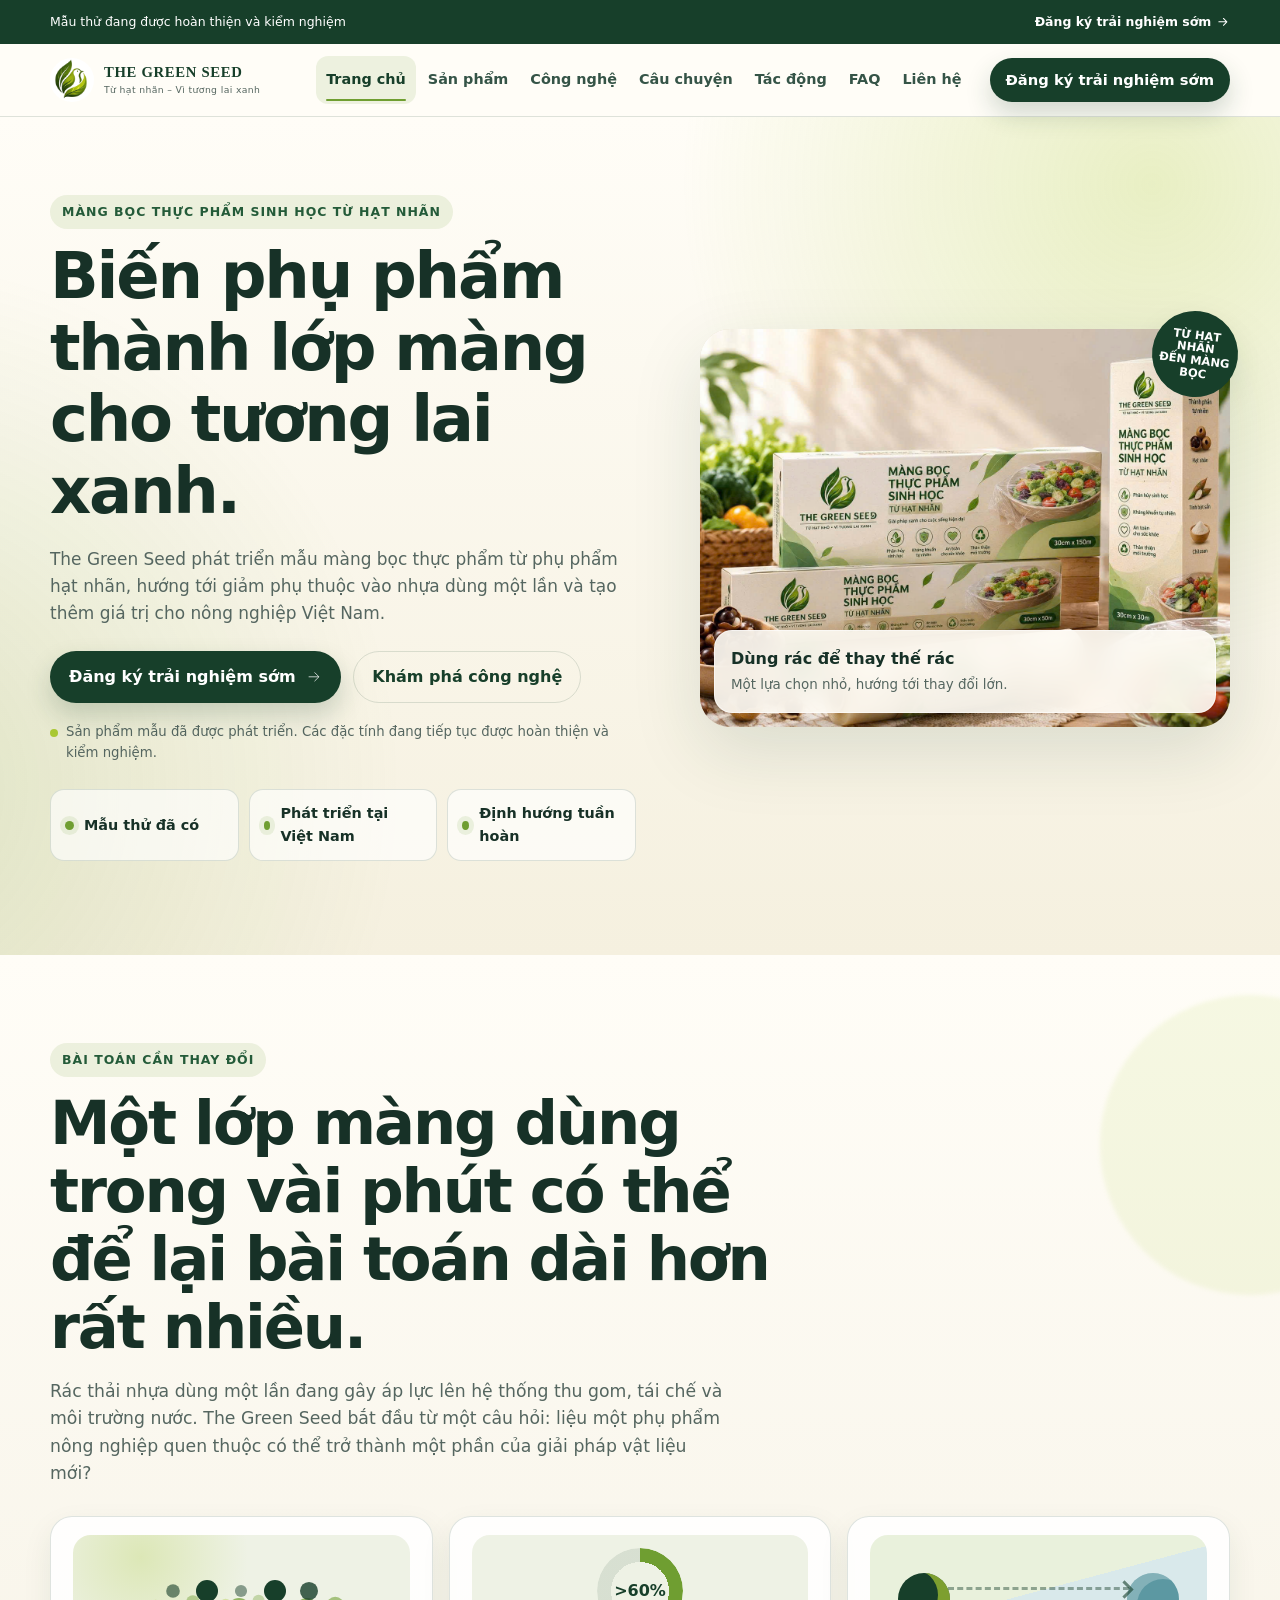
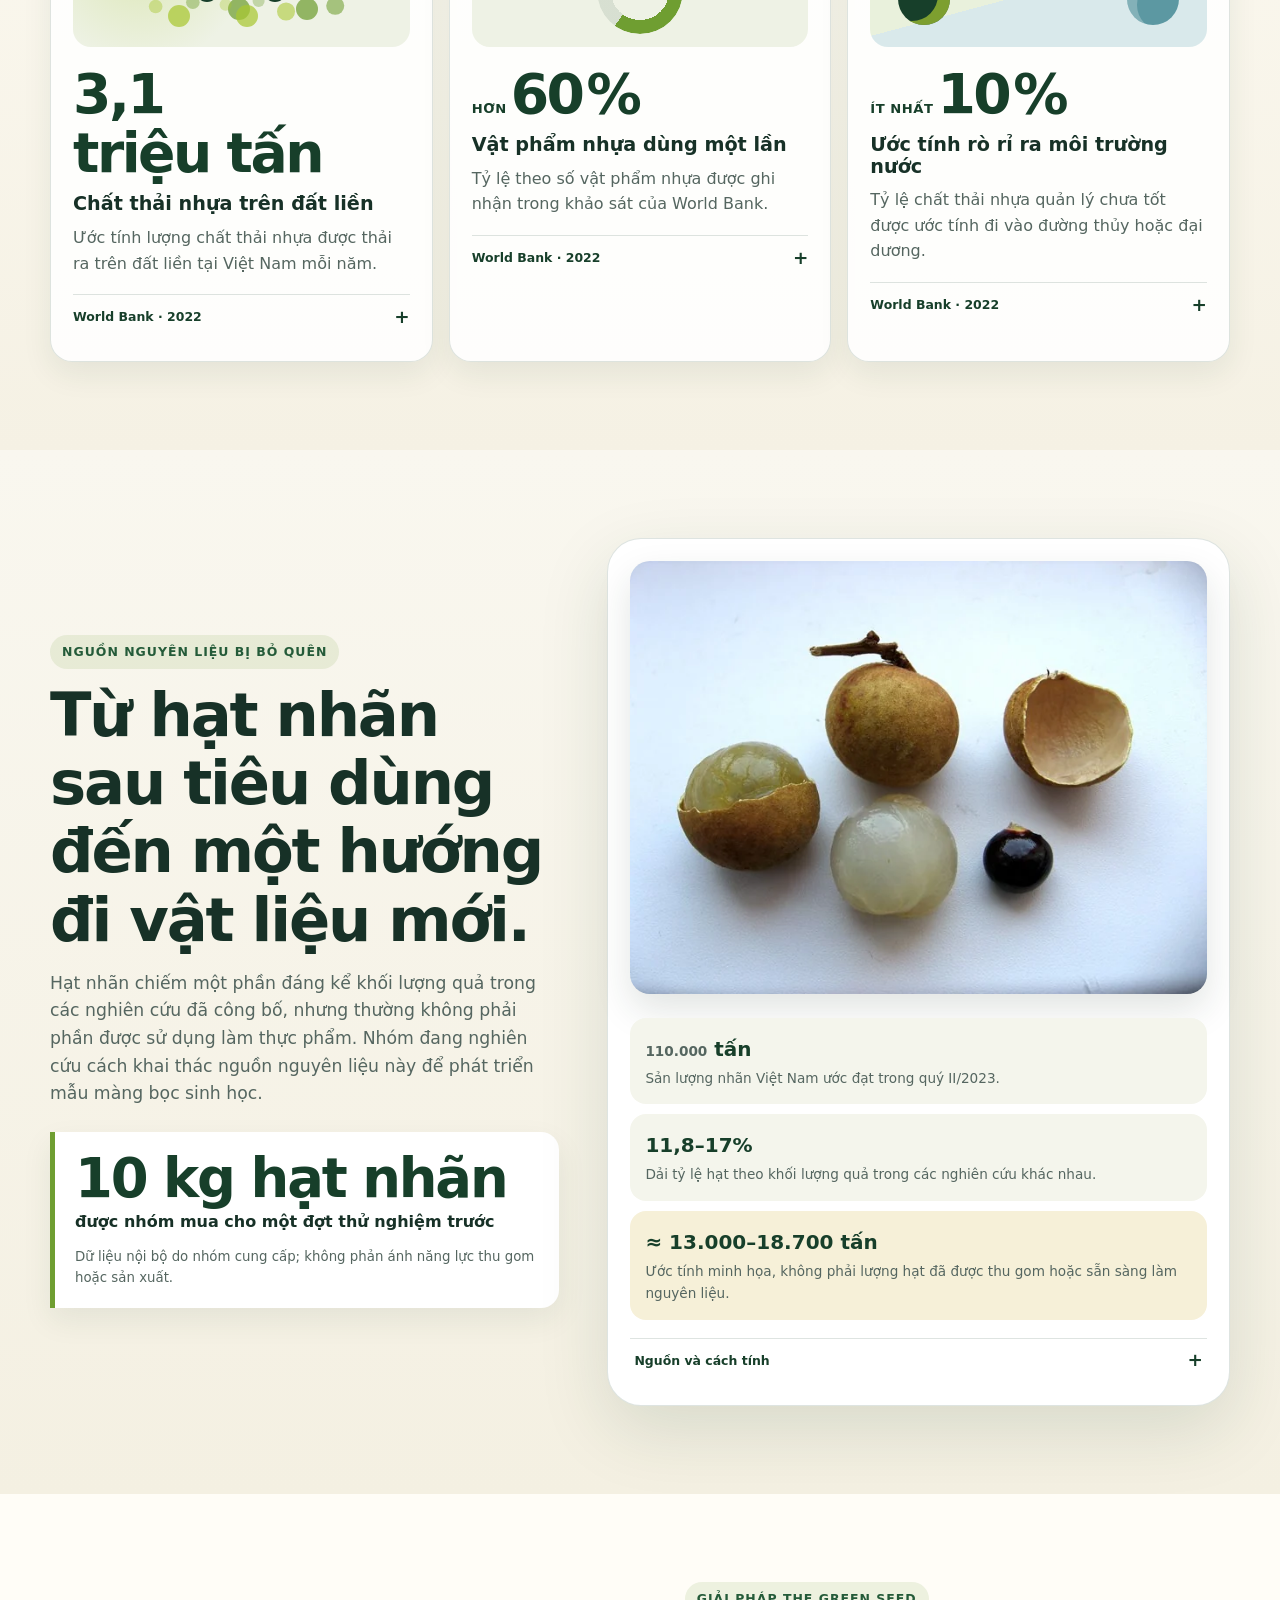
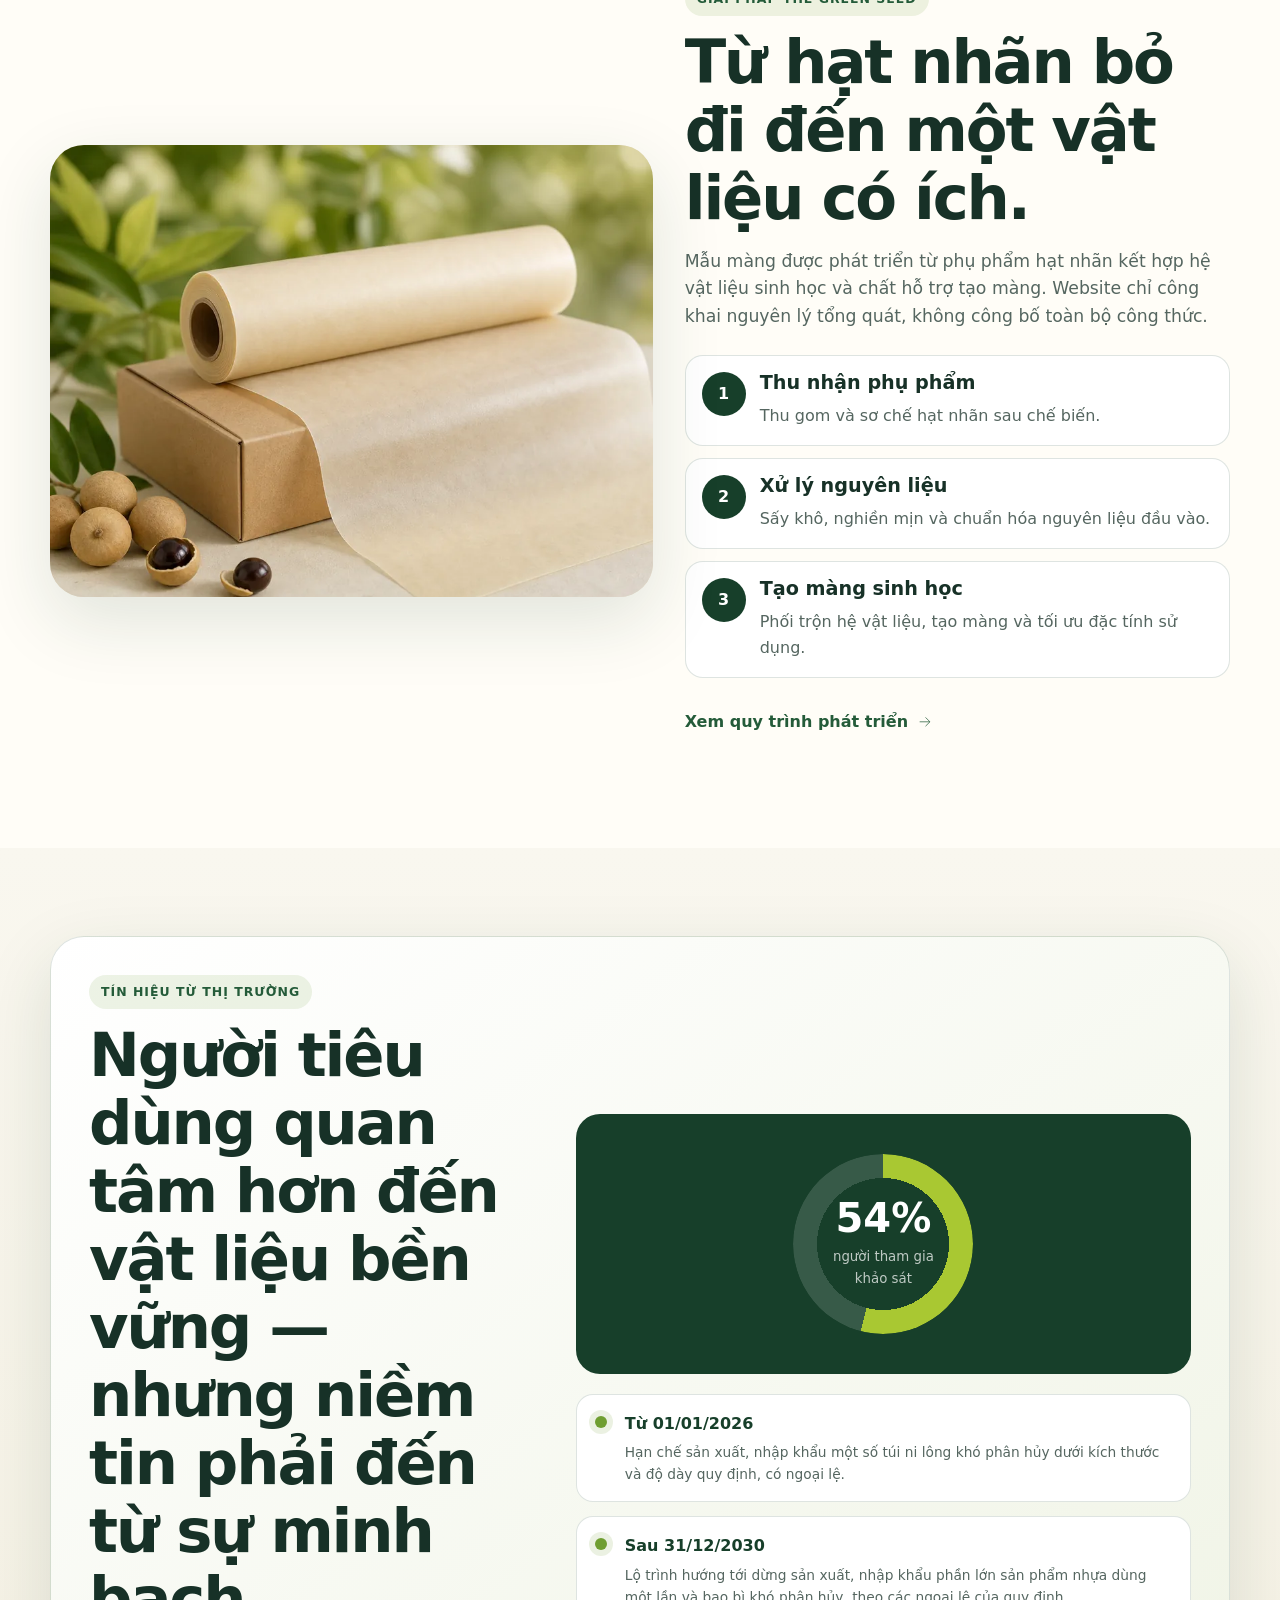
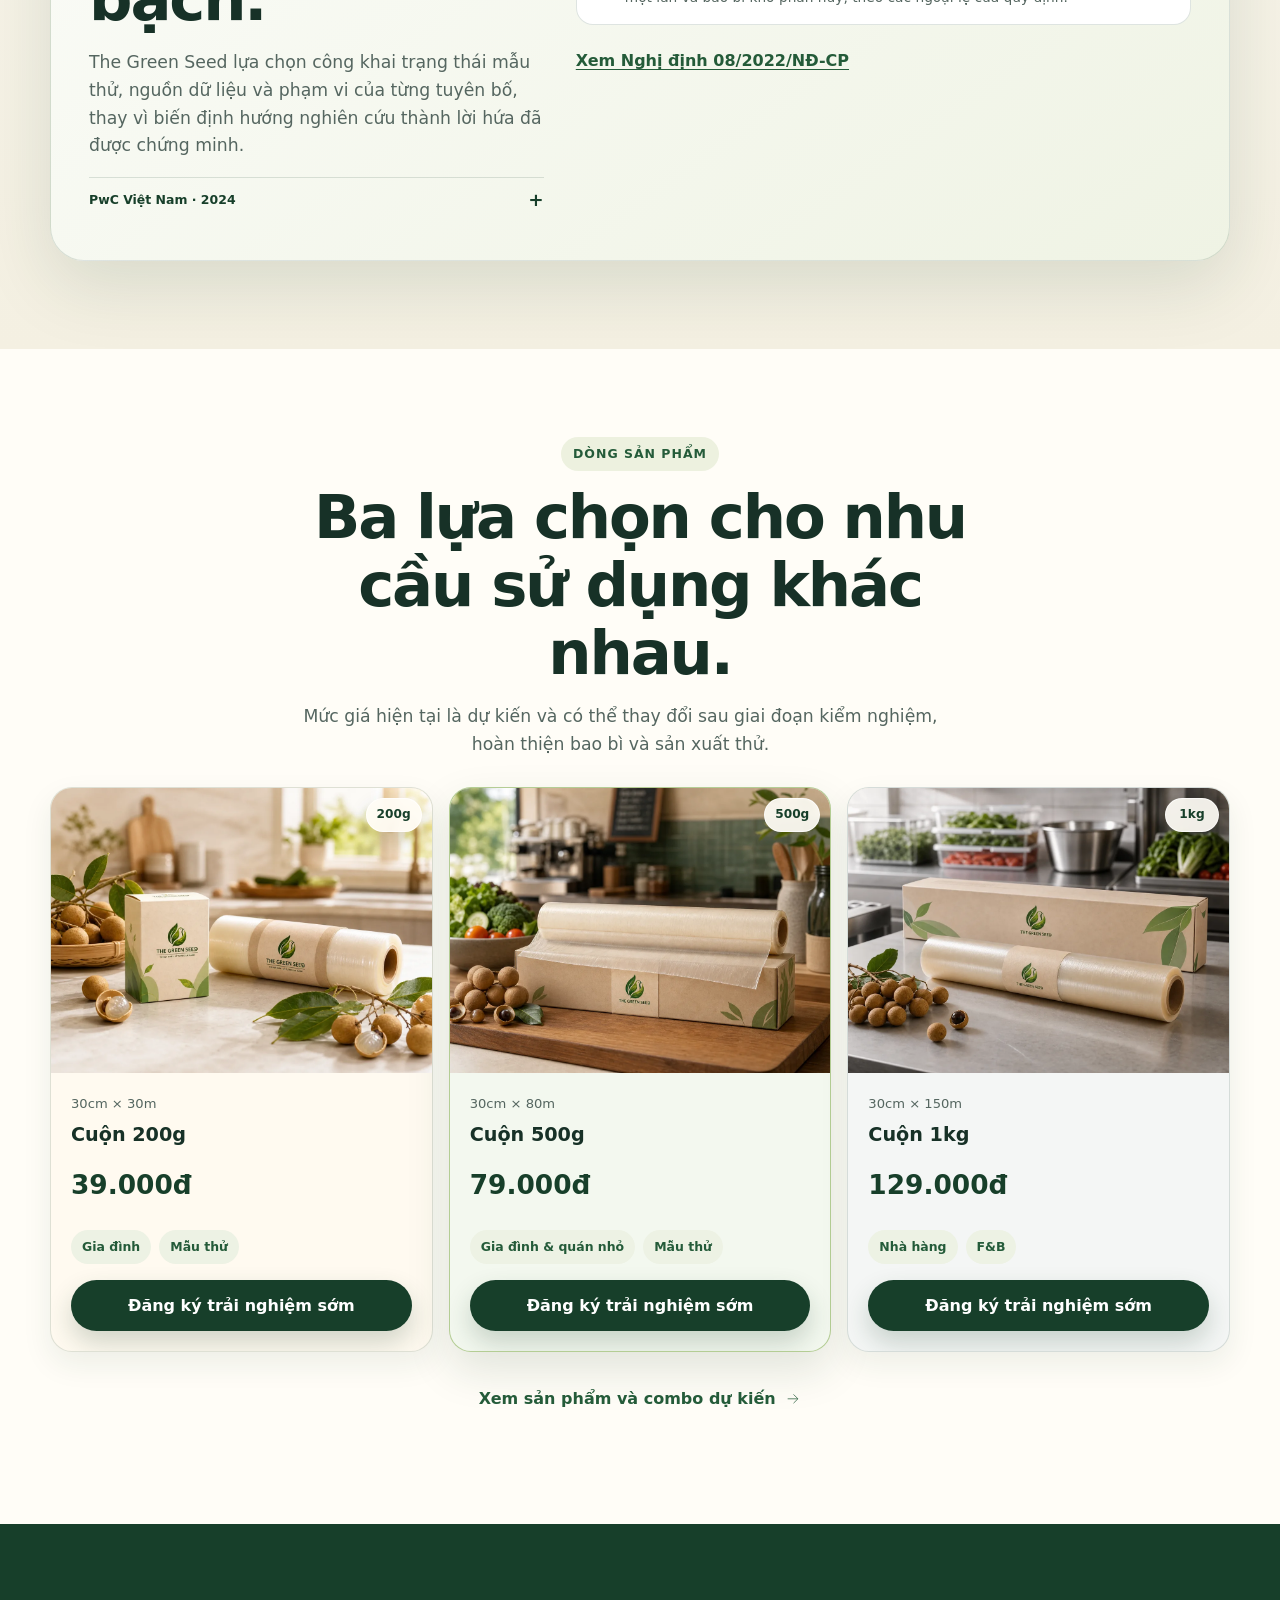
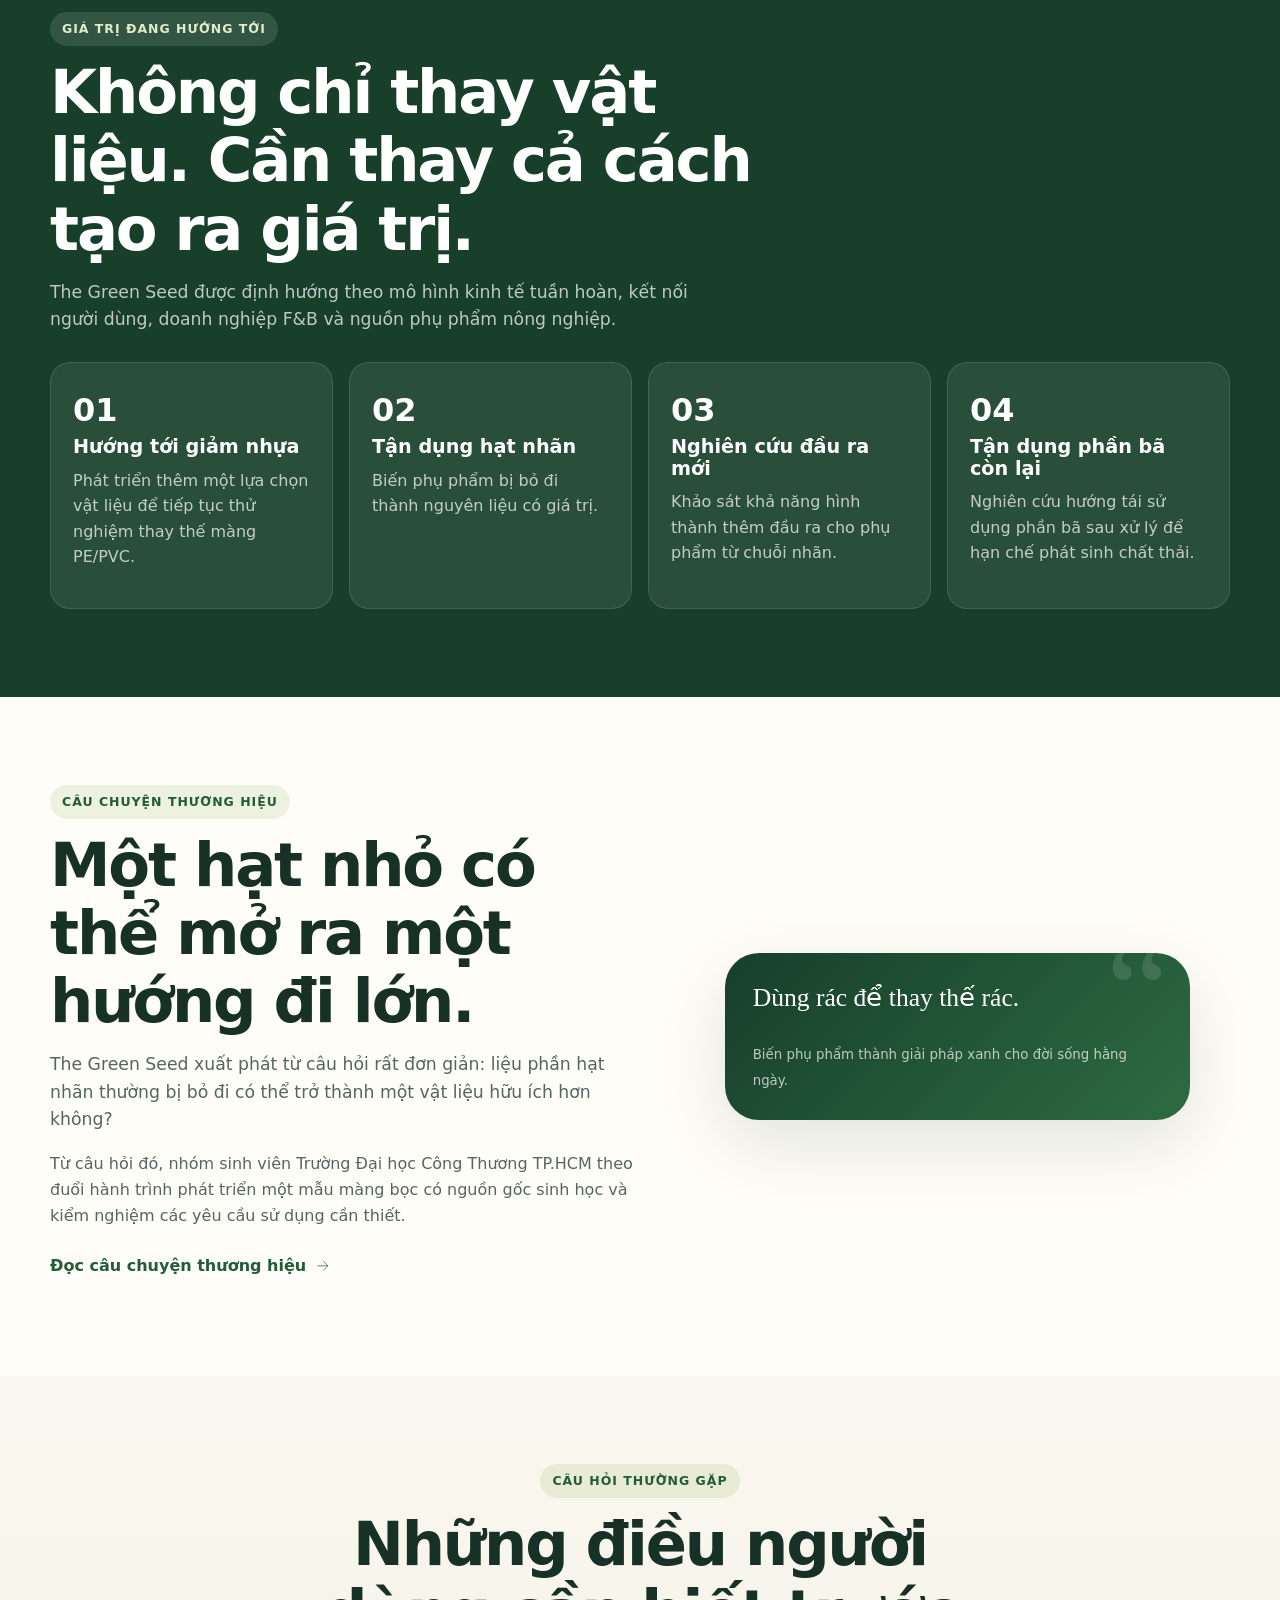
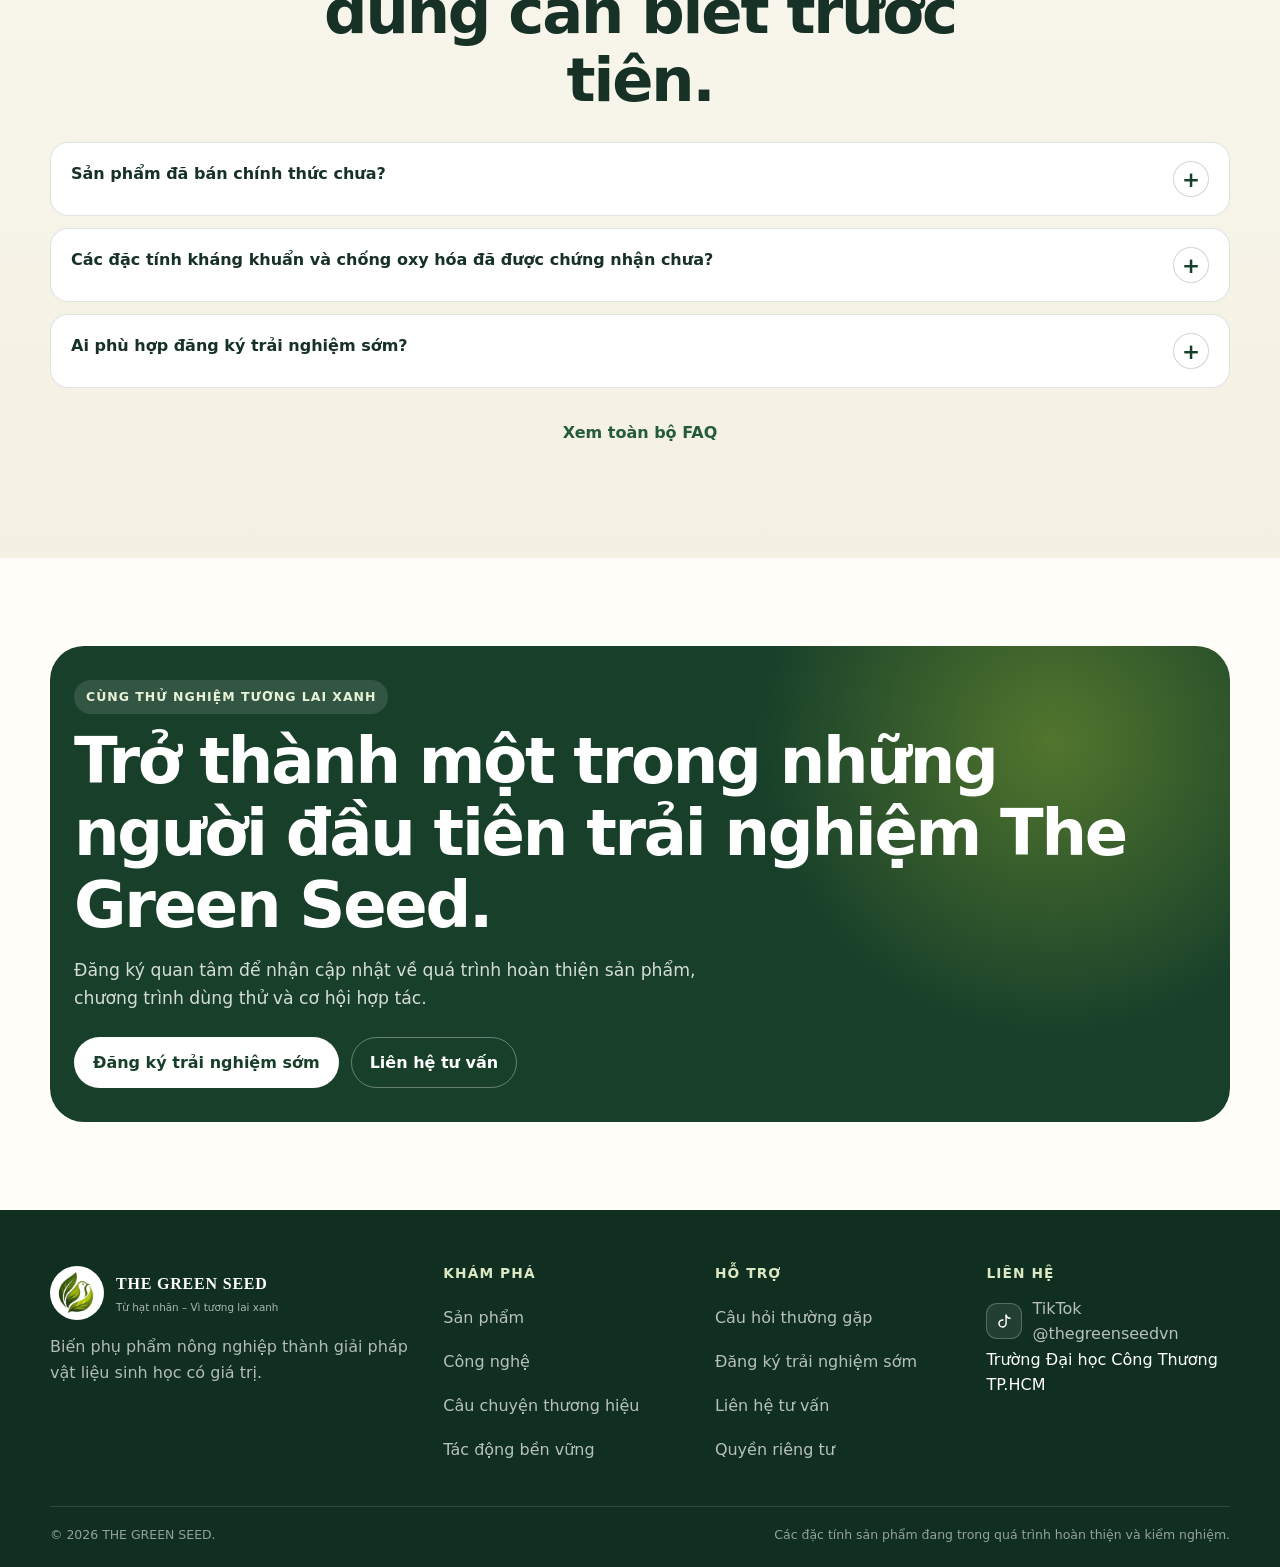
<file: index.html>
<!doctype html>
<html lang="vi">
<head>
  <meta charset="utf-8">
  <meta name="viewport" content="width=device-width,initial-scale=1,viewport-fit=cover">
  <meta name="theme-color" content="#173f2a">
  <meta name="robots" content="noindex,nofollow,noarchive">
  <title>The Green Seed | Màng bọc sinh học từ hạt nhãn</title>
  <meta name="description" content="The Green Seed phát triển màng bọc thực phẩm sinh học từ phụ phẩm hạt nhãn.">
  <link rel="canonical" href="https://doquoctan-514.github.io/the-green-seed/">
  <meta property="og:type" content="website"><meta property="og:site_name" content="The Green Seed">
  <meta property="og:title" content="The Green Seed | Màng bọc sinh học từ hạt nhãn">
  <meta property="og:description" content="Mẫu màng bọc thực phẩm từ phụ phẩm hạt nhãn đang được hoàn thiện và kiểm nghiệm.">
  <meta property="og:url" content="https://doquoctan-514.github.io/the-green-seed/">
  <meta property="og:image" content="https://doquoctan-514.github.io/the-green-seed/assets/images/og-share.jpg"><meta property="og:image:width" content="1200"><meta property="og:image:height" content="630"><meta property="og:image:alt" content="Hình minh họa mẫu màng The Green Seed">
  <meta name="twitter:card" content="summary_large_image">
  <link rel="icon" href="assets/images/favicon.png">
  <link rel="preload" as="image" href="assets/images/hero-product-v2.webp" type="image/webp" fetchpriority="high">
  <link rel="stylesheet" href="assets/css/styles.css?v=20260722-1">
</head>
<body>
  <a class="skip-link" href="#main">Bỏ qua điều hướng</a>
  <div data-site-header></div>
  <main id="main">
    
<section class="hero">
  <div class="container hero-grid">
    <div class="hero-copy" data-reveal>
      <p class="eyebrow">Màng bọc thực phẩm sinh học từ hạt nhãn</p>
      <h1>Biến phụ phẩm thành lớp màng cho tương lai xanh.</h1>
      <p class="lead">The Green Seed phát triển mẫu màng bọc thực phẩm từ phụ phẩm hạt nhãn, hướng tới giảm phụ thuộc vào nhựa dùng một lần và tạo thêm giá trị cho nông nghiệp Việt Nam.</p>
      <div class="button-row">
        <a class="button button-primary" href="lien-he.html?interest=trial&amp;source=hero#form">Đăng ký trải nghiệm sớm
          <svg aria-hidden="true" viewBox="0 0 24 24" fill="none" stroke="currentColor"><path d="M5 12h14M13 6l6 6-6 6"/></svg>
        </a>
        <a class="button button-secondary" href="cong-nghe.html">Khám phá công nghệ</a>
      </div>
      <p class="hero-note">Sản phẩm mẫu đã được phát triển. Các đặc tính đang tiếp tục được hoàn thiện và kiểm nghiệm.</p>
      <div class="trust-row">
        <div class="trust-item"><span class="trust-dot"></span>Mẫu thử đã có</div>
        <div class="trust-item"><span class="trust-dot"></span>Phát triển tại Việt Nam</div>
        <div class="trust-item"><span class="trust-dot"></span>Định hướng tuần hoàn</div>
      </div>
    </div>
    <div class="hero-visual" data-reveal>
      <div class="hero-frame">
        <img src="assets/images/hero-product-v2.webp" width="1200" height="800" alt="Hình minh họa cuộn màng mẫu, hộp kraft và hạt nhãn" fetchpriority="high" decoding="async">
        <div class="hero-badge">
          <strong>Dùng rác để thay thế rác</strong>
          <span>Một lựa chọn nhỏ, hướng tới thay đổi lớn.</span>
        </div>
      </div>
      <div class="hero-seal">TỪ HẠT NHÃN<br>ĐẾN MÀNG BỌC</div>
    </div>
  </div>
</section>

<section class="section evidence-section" id="du-lieu-thi-truong">
  <div class="container">
    <div class="section-head" data-reveal>
      <p class="eyebrow">Bài toán cần thay đổi</p>
      <h2>Một lớp màng dùng trong vài phút có thể để lại bài toán dài hơn rất nhiều.</h2>
      <p class="lead">Rác thải nhựa dùng một lần đang gây áp lực lên hệ thống thu gom, tái chế và môi trường nước. The Green Seed bắt đầu từ một câu hỏi: liệu một phụ phẩm nông nghiệp quen thuộc có thể trở thành một phần của giải pháp vật liệu mới?</p>
    </div>
    <div class="evidence-grid">
      <article class="evidence-card" data-reveal>
        <div class="evidence-visual dot-field" aria-hidden="true"><span></span><span></span><span></span></div>
        <div class="evidence-number"><span data-counter data-target="3.1" data-decimals="1">3,1</span><span> triệu tấn</span></div>
        <h3>Chất thải nhựa trên đất liền</h3>
        <p>Ước tính lượng chất thải nhựa được thải ra trên đất liền tại Việt Nam mỗi năm.</p>
        <details class="source-note"><summary>World Bank · 2022</summary><p>Không phải toàn bộ lượng này đều đi ra biển.</p><a href="https://www.worldbank.org/vi/news/press-release/2022/07/25/a-roadmap-to-stop-single-use-plastic-pollution-in-vietnam" target="_blank" rel="noopener noreferrer">Xem nguồn dữ liệu</a></details>
      </article>
      <article class="evidence-card" data-reveal>
        <div class="evidence-visual evidence-donut" style="--evidence-value:60" aria-hidden="true"><span>&gt;60%</span></div>
        <div class="evidence-number"><span class="evidence-qualifier">Hơn</span> <span data-counter data-target="60">60</span><span>%</span></div>
        <h3>Vật phẩm nhựa dùng một lần</h3>
        <p>Tỷ lệ theo số vật phẩm nhựa được ghi nhận trong khảo sát của World Bank.</p>
        <details class="source-note"><summary>World Bank · 2022</summary><p>Đây không phải tỷ lệ theo khối lượng của toàn bộ rác nhựa Việt Nam.</p><a href="https://www.worldbank.org/vi/country/vietnam/publication/towards-a-national-single-use-plastics-roadmap-in-vietnam-strategies-and-options-for-reducing-priority-single-use-plasti" target="_blank" rel="noopener noreferrer">Xem nguồn dữ liệu</a></details>
      </article>
      <article class="evidence-card" data-reveal>
        <div class="evidence-visual flow-visual" aria-hidden="true"><span class="flow-land"></span><span class="flow-water"></span><span class="flow-path"></span></div>
        <div class="evidence-number"><span class="evidence-qualifier">Ít nhất</span> <span data-counter data-target="10">10</span><span>%</span></div>
        <h3>Ước tính rò rỉ ra môi trường nước</h3>
        <p>Tỷ lệ chất thải nhựa quản lý chưa tốt được ước tính đi vào đường thủy hoặc đại dương.</p>
        <details class="source-note"><summary>World Bank · 2022</summary><p>Luôn giữ phạm vi “ước tính” và “ít nhất” khi sử dụng số liệu.</p><a href="https://www.worldbank.org/vi/news/press-release/2022/07/25/a-roadmap-to-stop-single-use-plastic-pollution-in-vietnam" target="_blank" rel="noopener noreferrer">Xem nguồn dữ liệu</a></details>
      </article>
    </div>
  </div>
</section>

<section class="section section-soft">
  <div class="container feedstock-layout">
    <div data-reveal>
      <p class="eyebrow">Nguồn nguyên liệu bị bỏ quên</p>
      <h2>Từ hạt nhãn sau tiêu dùng đến một hướng đi vật liệu mới.</h2>
      <p class="lead">Hạt nhãn chiếm một phần đáng kể khối lượng quả trong các nghiên cứu đã công bố, nhưng thường không phải phần được sử dụng làm thực phẩm. Nhóm đang nghiên cứu cách khai thác nguồn nguyên liệu này để phát triển mẫu màng bọc sinh học.</p>
      <div class="internal-evidence"><strong>10 kg hạt nhãn</strong><span>được nhóm mua cho một đợt thử nghiệm trước</span><small>Dữ liệu nội bộ do nhóm cung cấp; không phản ánh năng lực thu gom hoặc sản xuất.</small></div>
    </div>
    <div class="feedstock-visual" data-reveal>
      <img class="longan-photo" src="assets/images/longan-fruit-seed.webp" width="660" height="495" alt="Quả nhãn nguyên vỏ, cùi nhãn, vỏ và hạt nhãn" loading="lazy" decoding="async">
      <div class="feedstock-stats">
        <article><strong><span data-counter data-target="110000">110.000</span> tấn</strong><span>Sản lượng nhãn Việt Nam ước đạt trong quý II/2023.</span></article>
        <article><strong>11,8–17%</strong><span>Dải tỷ lệ hạt theo khối lượng quả trong các nghiên cứu khác nhau.</span></article>
        <article class="feedstock-estimate"><strong>≈ 13.000–18.700 tấn</strong><span>Ước tính minh họa, không phải lượng hạt đã được thu gom hoặc sẵn sàng làm nguyên liệu.</span></article>
      </div>
      <details class="source-note source-note-wide"><summary>Nguồn và cách tính</summary><p>110.000 tấn × 11,8–17%. Tỷ lệ hạt thay đổi theo giống, vùng trồng và độ trưởng thành.</p><div class="source-links"><a href="https://vietnamagriculture.nongnghiep.vn/it-takes-30-days-for-lychees-to-reach-us-consumers-d352796.html" target="_blank" rel="noopener noreferrer">Sản lượng quý II/2023</a><a href="https://doi.org/10.14456/thaidoa-agres.2009.10" target="_blank" rel="noopener noreferrer">Nghiên cứu 11,8%</a><a href="https://doi.org/10.1016/j.foodchem.2009.02.059" target="_blank" rel="noopener noreferrer">Nghiên cứu khoảng 17%</a></div></details>
    </div>
  </div>
</section>

<section class="section">
  <div class="container split">
    <div class="media-card" data-reveal>
      <img src="assets/images/product-closeup-v2.webp" width="900" height="900" alt="Hình minh họa cận cảnh cuộn màng mẫu và hạt nhãn" loading="lazy" decoding="async">
    </div>
    <div data-reveal>
      <p class="eyebrow">Giải pháp The Green Seed</p>
      <h2>Từ hạt nhãn bỏ đi đến một vật liệu có ích.</h2>
      <p class="lead">Mẫu màng được phát triển từ phụ phẩm hạt nhãn kết hợp hệ vật liệu sinh học và chất hỗ trợ tạo màng. Website chỉ công khai nguyên lý tổng quát, không công bố toàn bộ công thức.</p>
      <div class="steps">
        <div class="step"><span class="step-number">1</span><div><h3>Thu nhận phụ phẩm</h3><p>Thu gom và sơ chế hạt nhãn sau chế biến.</p></div></div>
        <div class="step"><span class="step-number">2</span><div><h3>Xử lý nguyên liệu</h3><p>Sấy khô, nghiền mịn và chuẩn hóa nguyên liệu đầu vào.</p></div></div>
        <div class="step"><span class="step-number">3</span><div><h3>Tạo màng sinh học</h3><p>Phối trộn hệ vật liệu, tạo màng và tối ưu đặc tính sử dụng.</p></div></div>
      </div>
      <p style="margin-top:22px"><a class="text-link" href="cong-nghe.html">Xem quy trình phát triển
        <svg aria-hidden="true" viewBox="0 0 24 24" fill="none" stroke="currentColor"><path d="M5 12h14M13 6l6 6-6 6"/></svg>
      </a></p>
    </div>
  </div>
</section>

<section class="section section-soft">
  <div class="container market-signal" data-reveal>
    <div class="market-copy">
      <p class="eyebrow">Tín hiệu từ thị trường</p>
      <h2>Người tiêu dùng quan tâm hơn đến vật liệu bền vững — nhưng niềm tin phải đến từ sự minh bạch.</h2>
      <p class="lead">The Green Seed lựa chọn công khai trạng thái mẫu thử, nguồn dữ liệu và phạm vi của từng tuyên bố, thay vì biến định hướng nghiên cứu thành lời hứa đã được chứng minh.</p>
      <details class="source-note"><summary>PwC Việt Nam · 2024</summary><p>54% người tham gia khảo sát tại Việt Nam cho biết sẵn sàng trả cao hơn tối đa 10% cho sản phẩm làm từ vật liệu tái chế hoặc bền vững. Kết quả khảo sát không đại diện cho quyết định mua của toàn bộ người Việt.</p><a href="https://www.pwc.com/vn/vn/publications/vietnam-publications/voice-of-consumer-2024.html" target="_blank" rel="noopener noreferrer">Xem khảo sát</a></details>
    </div>
    <div class="market-visual">
      <div class="market-gauge" style="--evidence-value:54" role="img" aria-label="54 phần trăm người tham gia khảo sát tại Việt Nam sẵn sàng trả cao hơn tối đa 10 phần trăm cho vật liệu tái chế hoặc bền vững"><span><strong><span data-counter data-target="54">54</span>%</strong><small>người tham gia khảo sát</small></span></div>
      <div class="policy-timeline" aria-label="Lộ trình chính sách hạn chế một số sản phẩm nhựa">
        <article><strong>Từ 01/01/2026</strong><p>Hạn chế sản xuất, nhập khẩu một số túi ni lông khó phân hủy dưới kích thước và độ dày quy định, có ngoại lệ.</p></article>
        <article><strong>Sau 31/12/2030</strong><p>Lộ trình hướng tới dừng sản xuất, nhập khẩu phần lớn sản phẩm nhựa dùng một lần và bao bì khó phân hủy, theo các ngoại lệ của quy định.</p></article>
        <a href="https://vanban.chinhphu.vn/?classid=1&amp;docid=205092&amp;orggroupid=2&amp;pageid=27160" target="_blank" rel="noopener noreferrer">Xem Nghị định 08/2022/NĐ-CP</a>
      </div>
    </div>
  </div>
</section>

<section class="section">
  <div class="container">
    <div class="section-head center" data-reveal>
      <p class="eyebrow">Dòng sản phẩm</p>
      <h2>Ba lựa chọn cho nhu cầu sử dụng khác nhau.</h2>
      <p class="lead">Mức giá hiện tại là dự kiến và có thể thay đổi sau giai đoạn kiểm nghiệm, hoàn thiện bao bì và sản xuất thử.</p>
    </div>
    <div class="product-grid">
      <article class="product-card product-card--200" data-product-index="0" data-reveal>
        <div class="product-image"><img src="assets/images/product-200-home.webp" width="1200" height="900" alt="Hình minh họa mẫu cuộn 200g trong không gian bếp gia đình" loading="lazy" decoding="async"><span class="product-weight-badge" aria-hidden="true">200g</span></div>
        <div class="product-body"><span class="product-meta" data-product-size>30cm × 30m</span><h3 data-product-name>Cuộn 200g</h3><div class="product-price" data-product-price>39.000đ</div><div class="chip-row"><span class="chip">Gia đình</span><span class="chip">Mẫu thử</span></div><a class="button button-primary" data-product-cta href="lien-he.html?interest=trial&amp;product=200g&amp;source=product-card#form">Đăng ký trải nghiệm sớm</a></div>
      </article>
      <article class="product-card product-card--featured" data-product-index="1" data-reveal>
        <div class="product-image"><img src="assets/images/product-500-cafe.webp" width="1200" height="900" alt="Hình minh họa mẫu cuộn 500g tại quầy chuẩn bị của quán nhỏ" loading="lazy" decoding="async"><span class="product-weight-badge" aria-hidden="true">500g</span></div>
        <div class="product-body"><span class="product-meta" data-product-size>30cm × 80m</span><h3 data-product-name>Cuộn 500g</h3><div class="product-price" data-product-price>79.000đ</div><div class="chip-row"><span class="chip">Gia đình &amp; quán nhỏ</span><span class="chip">Mẫu thử</span></div><a class="button button-primary" data-product-cta href="lien-he.html?interest=trial&amp;product=500g&amp;source=product-card#form">Đăng ký trải nghiệm sớm</a></div>
      </article>
      <article class="product-card product-card--1kg" data-product-index="2" data-reveal>
        <div class="product-image"><img src="assets/images/product-1kg-fnb.webp" width="1200" height="900" alt="Hình minh họa mẫu cuộn 1kg trong khu vực chuẩn bị thực phẩm F&amp;B" loading="lazy" decoding="async"><span class="product-weight-badge" aria-hidden="true">1kg</span></div>
        <div class="product-body"><span class="product-meta" data-product-size>30cm × 150m</span><h3 data-product-name>Cuộn 1kg</h3><div class="product-price" data-product-price>129.000đ</div><div class="chip-row"><span class="chip">Nhà hàng</span><span class="chip">F&amp;B</span></div><a class="button button-primary" data-product-cta href="lien-he.html?interest=trial&amp;product=1kg&amp;source=product-card#form">Đăng ký trải nghiệm sớm</a></div>
      </article>
    </div>
    <p style="margin-top:24px;text-align:center"><a class="text-link" href="san-pham.html">Xem sản phẩm và combo dự kiến
      <svg aria-hidden="true" viewBox="0 0 24 24" fill="none" stroke="currentColor"><path d="M5 12h14M13 6l6 6-6 6"/></svg>
    </a></p>
  </div>
</section>

<section class="section section-dark">
  <div class="container">
    <div class="section-head" data-reveal>
      <p class="eyebrow">Giá trị đang hướng tới</p>
      <h2>Không chỉ thay vật liệu. Cần thay cả cách tạo ra giá trị.</h2>
      <p class="lead">The Green Seed được định hướng theo mô hình kinh tế tuần hoàn, kết nối người dùng, doanh nghiệp F&amp;B và nguồn phụ phẩm nông nghiệp.</p>
    </div>
    <div class="impact-grid">
      <div class="metric" data-reveal><strong>01</strong><h3>Hướng tới giảm nhựa</h3><p class="muted">Phát triển thêm một lựa chọn vật liệu để tiếp tục thử nghiệm thay thế màng PE/PVC.</p></div>
      <div class="metric" data-reveal><strong>02</strong><h3>Tận dụng hạt nhãn</h3><p class="muted">Biến phụ phẩm bị bỏ đi thành nguyên liệu có giá trị.</p></div>
      <div class="metric" data-reveal><strong>03</strong><h3>Nghiên cứu đầu ra mới</h3><p class="muted">Khảo sát khả năng hình thành thêm đầu ra cho phụ phẩm từ chuỗi nhãn.</p></div>
      <div class="metric" data-reveal><strong>04</strong><h3>Tận dụng phần bã còn lại</h3><p class="muted">Nghiên cứu hướng tái sử dụng phần bã sau xử lý để hạn chế phát sinh chất thải.</p></div>
    </div>
  </div>
</section>

<section class="section">
  <div class="container split">
    <div data-reveal>
      <p class="eyebrow">Câu chuyện thương hiệu</p>
      <h2>Một hạt nhỏ có thể mở ra một hướng đi lớn.</h2>
      <p class="lead">The Green Seed xuất phát từ câu hỏi rất đơn giản: liệu phần hạt nhãn thường bị bỏ đi có thể trở thành một vật liệu hữu ích hơn không?</p>
      <p class="muted">Từ câu hỏi đó, nhóm sinh viên Trường Đại học Công Thương TP.HCM theo đuổi hành trình phát triển một mẫu màng bọc có nguồn gốc sinh học và kiểm nghiệm các yêu cầu sử dụng cần thiết.</p>
      <a class="text-link" href="cau-chuyen.html">Đọc câu chuyện thương hiệu
        <svg aria-hidden="true" viewBox="0 0 24 24" fill="none" stroke="currentColor"><path d="M5 12h14M13 6l6 6-6 6"/></svg>
      </a>
    </div>
    <blockquote class="quote" data-reveal>
      <span class="quote-mark" aria-hidden="true">“</span>
      <p>Dùng rác để thay thế rác.</p>
      <small>Biến phụ phẩm thành giải pháp xanh cho đời sống hằng ngày.</small>
    </blockquote>
  </div>
</section>

<section class="section section-soft">
  <div class="container">
    <div class="section-head center" data-reveal>
      <p class="eyebrow">Câu hỏi thường gặp</p>
      <h2>Những điều người dùng cần biết trước tiên.</h2>
    </div>
    <div class="faq-list">
      <article class="faq-item" data-reveal>
        <button class="faq-button" aria-expanded="false">Sản phẩm đã bán chính thức chưa?</button>
        <div class="faq-panel" hidden>Chưa. The Green Seed hiện đã có mẫu thử và đang tiếp tục hoàn thiện, kiểm nghiệm trước khi thương mại hóa.</div>
      </article>
      <article class="faq-item" data-reveal>
        <button class="faq-button" aria-expanded="false">Các đặc tính kháng khuẩn và chống oxy hóa đã được chứng nhận chưa?</button>
        <div class="faq-panel" hidden>Chưa có chứng nhận công khai ở thời điểm hiện tại. Đây là các đặc tính mục tiêu đang được nghiên cứu và cần được xác nhận bằng kiểm nghiệm phù hợp.</div>
      </article>
      <article class="faq-item" data-reveal>
        <button class="faq-button" aria-expanded="false">Ai phù hợp đăng ký trải nghiệm sớm?</button>
        <div class="faq-panel" hidden>Người tiêu dùng quan tâm lối sống xanh, quán ăn, nhà hàng và doanh nghiệp F&amp;B muốn thử nghiệm một lựa chọn màng bọc mới.</div>
      </article>
    </div>
    <p style="margin-top:22px;text-align:center"><a class="text-link" href="faq.html">Xem toàn bộ FAQ</a></p>
  </div>
</section>

<section class="section">
  <div class="container">
    <div class="cta-band" data-reveal>
      <p class="eyebrow">Cùng thử nghiệm tương lai xanh</p>
      <h2>Trở thành một trong những người đầu tiên trải nghiệm The Green Seed.</h2>
      <p class="lead">Đăng ký quan tâm để nhận cập nhật về quá trình hoàn thiện sản phẩm, chương trình dùng thử và cơ hội hợp tác.</p>
      <div class="button-row">
        <a class="button button-light" href="lien-he.html?interest=trial&amp;source=final-cta#form">Đăng ký trải nghiệm sớm</a>
        <a class="button button-secondary button-ghost-light" href="lien-he.html">Liên hệ tư vấn</a>
      </div>
    </div>
  </div>
</section>

  </main>
  <div data-site-footer></div>
  <script src="assets/js/content.js?v=20260722-1"></script>
  <script src="assets/js/site.js?v=20260721-5"></script>
</body>
</html>
</file>
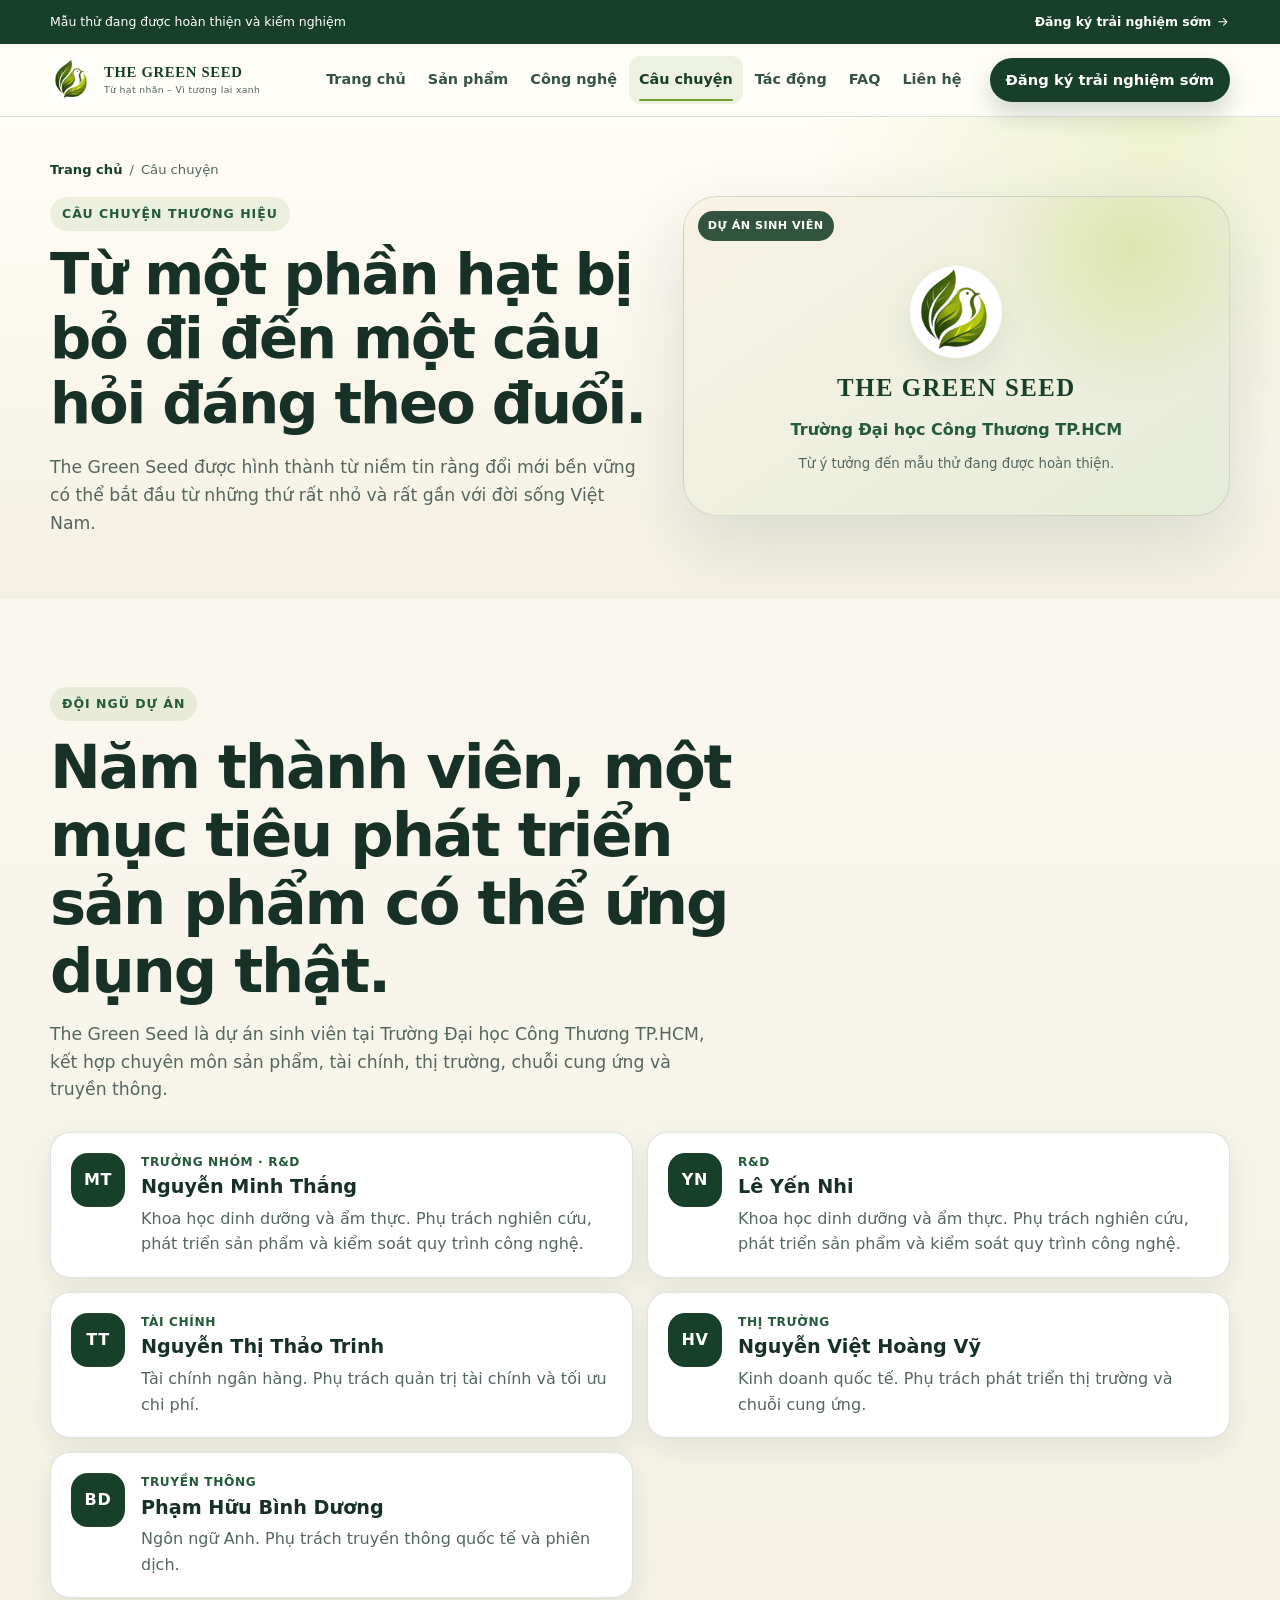
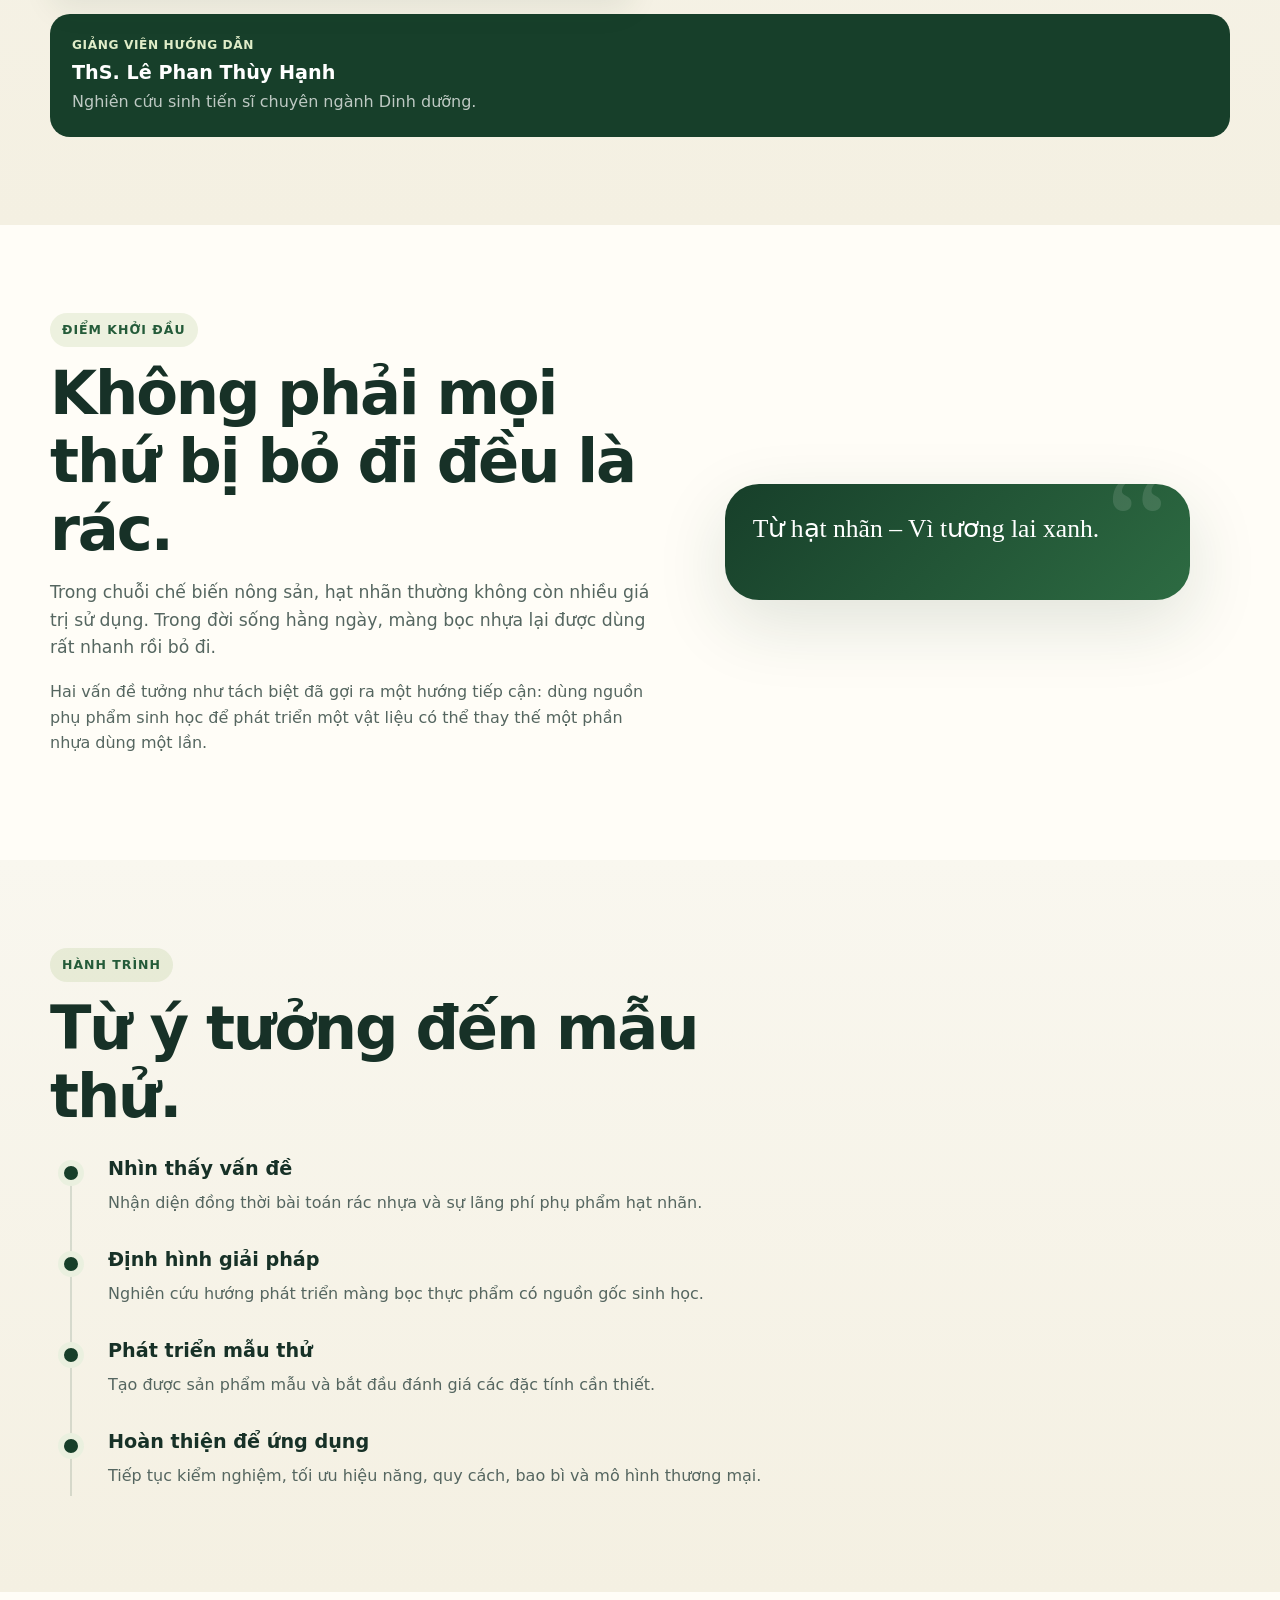
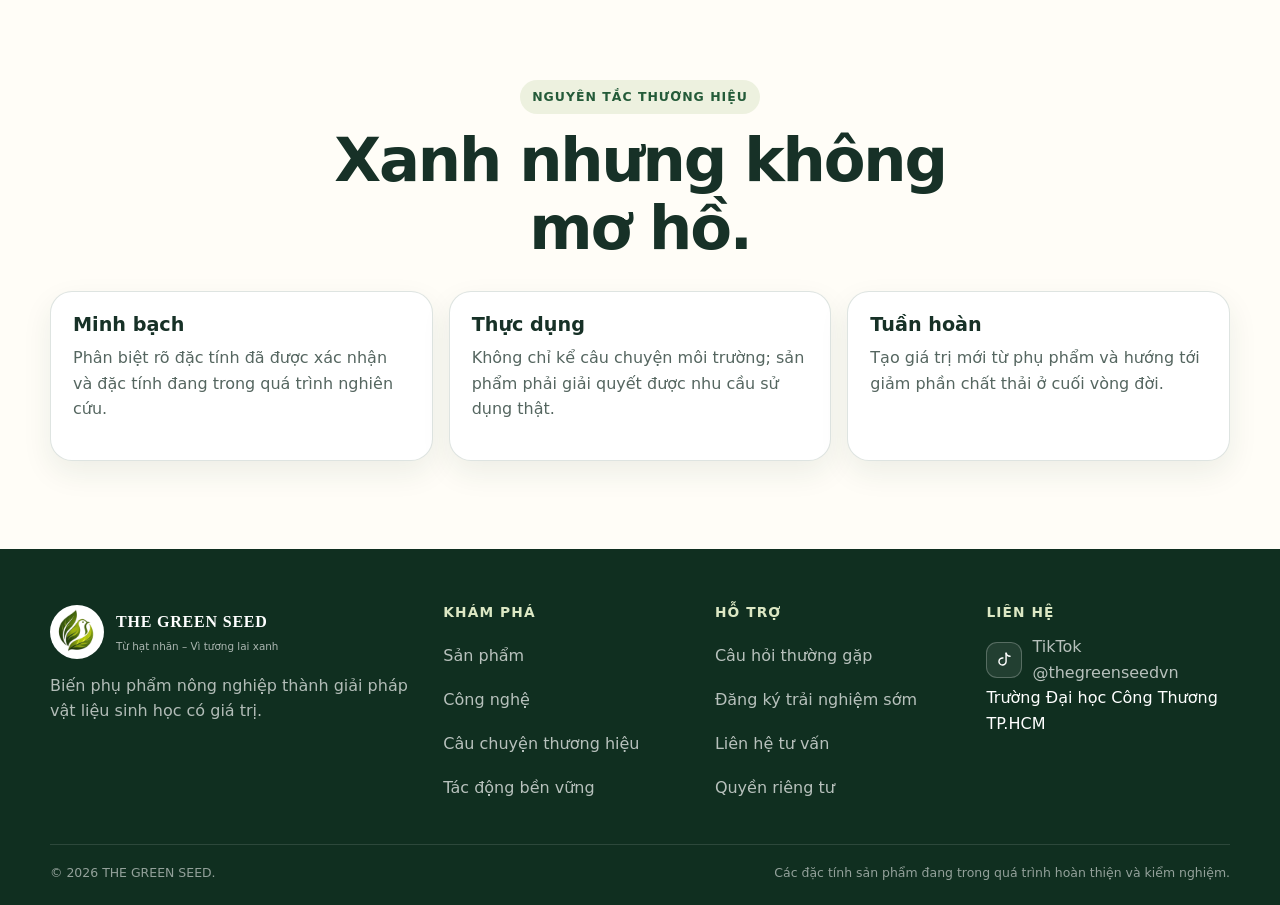
<file: cau-chuyen.html>
<!doctype html>
<html lang="vi">
<head>
  <meta charset="utf-8">
  <meta name="viewport" content="width=device-width,initial-scale=1,viewport-fit=cover">
  <meta name="theme-color" content="#173f2a">
  <meta name="robots" content="noindex,nofollow,noarchive">
  <title>Câu chuyện thương hiệu | The Green Seed</title>
  <meta name="description" content="Câu chuyện The Green Seed từ phụ phẩm hạt nhãn đến vật liệu sinh học.">
  <link rel="canonical" href="https://doquoctan-514.github.io/the-green-seed/cau-chuyen.html">
  <meta property="og:type" content="website"><meta property="og:site_name" content="The Green Seed"><meta property="og:title" content="Câu chuyện thương hiệu | The Green Seed">
  <meta property="og:description" content="Dự án sinh viên The Green Seed tại Trường Đại học Công Thương TP.HCM."><meta property="og:url" content="https://doquoctan-514.github.io/the-green-seed/cau-chuyen.html"><meta property="og:image" content="https://doquoctan-514.github.io/the-green-seed/assets/images/og-share.jpg"><meta name="twitter:card" content="summary_large_image">
  <link rel="icon" href="assets/images/favicon.png">
  <link rel="stylesheet" href="assets/css/styles.css?v=20260722-1">
</head>
<body>
  <a class="skip-link" href="#main">Bỏ qua điều hướng</a>
  <div data-site-header></div>
  <main id="main">
    
<section class="page-hero">
  <div class="container page-hero-grid">
    <div data-reveal>
      <div class="breadcrumbs"><a href="index.html">Trang chủ</a><span>/</span><span>Câu chuyện</span></div>
      <p class="eyebrow">Câu chuyện thương hiệu</p>
      <h1>Từ một phần hạt bị bỏ đi đến một câu hỏi đáng theo đuổi.</h1>
      <p class="lead">The Green Seed được hình thành từ niềm tin rằng đổi mới bền vững có thể bắt đầu từ những thứ rất nhỏ và rất gần với đời sống Việt Nam.</p>
    </div>
    <div class="project-card" data-reveal>
      <span class="visual-note">Dự án sinh viên</span>
      <img src="assets/images/logo-mark.png" width="128" height="126" alt="">
      <strong>THE GREEN SEED</strong>
      <span>Trường Đại học Công Thương TP.HCM</span>
      <small>Từ ý tưởng đến mẫu thử đang được hoàn thiện.</small>
    </div>
  </div>
</section>
<section class="section section-soft">
  <div class="container">
    <div class="section-head" data-reveal><p class="eyebrow">Đội ngũ dự án</p><h2>Năm thành viên, một mục tiêu phát triển sản phẩm có thể ứng dụng thật.</h2><p class="lead">The Green Seed là dự án sinh viên tại Trường Đại học Công Thương TP.HCM, kết hợp chuyên môn sản phẩm, tài chính, thị trường, chuỗi cung ứng và truyền thông.</p></div>
    <div class="team-grid">
      <article class="team-card" data-reveal><span class="team-initial">MT</span><div><span class="team-role">Trưởng nhóm · R&amp;D</span><h3>Nguyễn Minh Thắng</h3><p>Khoa học dinh dưỡng và ẩm thực. Phụ trách nghiên cứu, phát triển sản phẩm và kiểm soát quy trình công nghệ.</p></div></article>
      <article class="team-card" data-reveal><span class="team-initial">YN</span><div><span class="team-role">R&amp;D</span><h3>Lê Yến Nhi</h3><p>Khoa học dinh dưỡng và ẩm thực. Phụ trách nghiên cứu, phát triển sản phẩm và kiểm soát quy trình công nghệ.</p></div></article>
      <article class="team-card" data-reveal><span class="team-initial">TT</span><div><span class="team-role">Tài chính</span><h3>Nguyễn Thị Thảo Trinh</h3><p>Tài chính ngân hàng. Phụ trách quản trị tài chính và tối ưu chi phí.</p></div></article>
      <article class="team-card" data-reveal><span class="team-initial">HV</span><div><span class="team-role">Thị trường</span><h3>Nguyễn Việt Hoàng Vỹ</h3><p>Kinh doanh quốc tế. Phụ trách phát triển thị trường và chuỗi cung ứng.</p></div></article>
      <article class="team-card" data-reveal><span class="team-initial">BD</span><div><span class="team-role">Truyền thông</span><h3>Phạm Hữu Bình Dương</h3><p>Ngôn ngữ Anh. Phụ trách truyền thông quốc tế và phiên dịch.</p></div></article>
    </div>
    <div class="advisor-card" data-reveal><span class="team-role">Giảng viên hướng dẫn</span><h3>ThS. Lê Phan Thùy Hạnh</h3><p>Nghiên cứu sinh tiến sĩ chuyên ngành Dinh dưỡng.</p></div>
  </div>
</section>
<section class="section">
  <div class="container split">
    <div data-reveal><p class="eyebrow">Điểm khởi đầu</p><h2>Không phải mọi thứ bị bỏ đi đều là rác.</h2><p class="lead">Trong chuỗi chế biến nông sản, hạt nhãn thường không còn nhiều giá trị sử dụng. Trong đời sống hằng ngày, màng bọc nhựa lại được dùng rất nhanh rồi bỏ đi.</p><p class="muted">Hai vấn đề tưởng như tách biệt đã gợi ra một hướng tiếp cận: dùng nguồn phụ phẩm sinh học để phát triển một vật liệu có thể thay thế một phần nhựa dùng một lần.</p></div>
    <blockquote class="quote" data-reveal><span class="quote-mark" aria-hidden="true">“</span><p>Từ hạt nhãn – Vì tương lai xanh.</p></blockquote>
  </div>
</section>
<section class="section section-soft">
  <div class="container">
    <div class="section-head" data-reveal><p class="eyebrow">Hành trình</p><h2>Từ ý tưởng đến mẫu thử.</h2></div>
    <div class="timeline">
      <article class="timeline-item" data-reveal><span class="timeline-dot"></span><h3>Nhìn thấy vấn đề</h3><p class="muted">Nhận diện đồng thời bài toán rác nhựa và sự lãng phí phụ phẩm hạt nhãn.</p></article>
      <article class="timeline-item" data-reveal><span class="timeline-dot"></span><h3>Định hình giải pháp</h3><p class="muted">Nghiên cứu hướng phát triển màng bọc thực phẩm có nguồn gốc sinh học.</p></article>
      <article class="timeline-item" data-reveal><span class="timeline-dot"></span><h3>Phát triển mẫu thử</h3><p class="muted">Tạo được sản phẩm mẫu và bắt đầu đánh giá các đặc tính cần thiết.</p></article>
      <article class="timeline-item" data-reveal><span class="timeline-dot"></span><h3>Hoàn thiện để ứng dụng</h3><p class="muted">Tiếp tục kiểm nghiệm, tối ưu hiệu năng, quy cách, bao bì và mô hình thương mại.</p></article>
    </div>
  </div>
</section>
<section class="section">
  <div class="container">
    <div class="section-head center" data-reveal><p class="eyebrow">Nguyên tắc thương hiệu</p><h2>Xanh nhưng không mơ hồ.</h2></div>
    <div class="card-grid three">
      <article class="card" data-reveal><h3>Minh bạch</h3><p class="muted">Phân biệt rõ đặc tính đã được xác nhận và đặc tính đang trong quá trình nghiên cứu.</p></article>
      <article class="card" data-reveal><h3>Thực dụng</h3><p class="muted">Không chỉ kể câu chuyện môi trường; sản phẩm phải giải quyết được nhu cầu sử dụng thật.</p></article>
      <article class="card" data-reveal><h3>Tuần hoàn</h3><p class="muted">Tạo giá trị mới từ phụ phẩm và hướng tới giảm phần chất thải ở cuối vòng đời.</p></article>
    </div>
  </div>
</section>

  </main>
  <div data-site-footer></div>
  <script src="assets/js/content.js?v=20260722-1"></script>
  <script src="assets/js/site.js?v=20260721-5"></script>
</body>
</html>
</file>
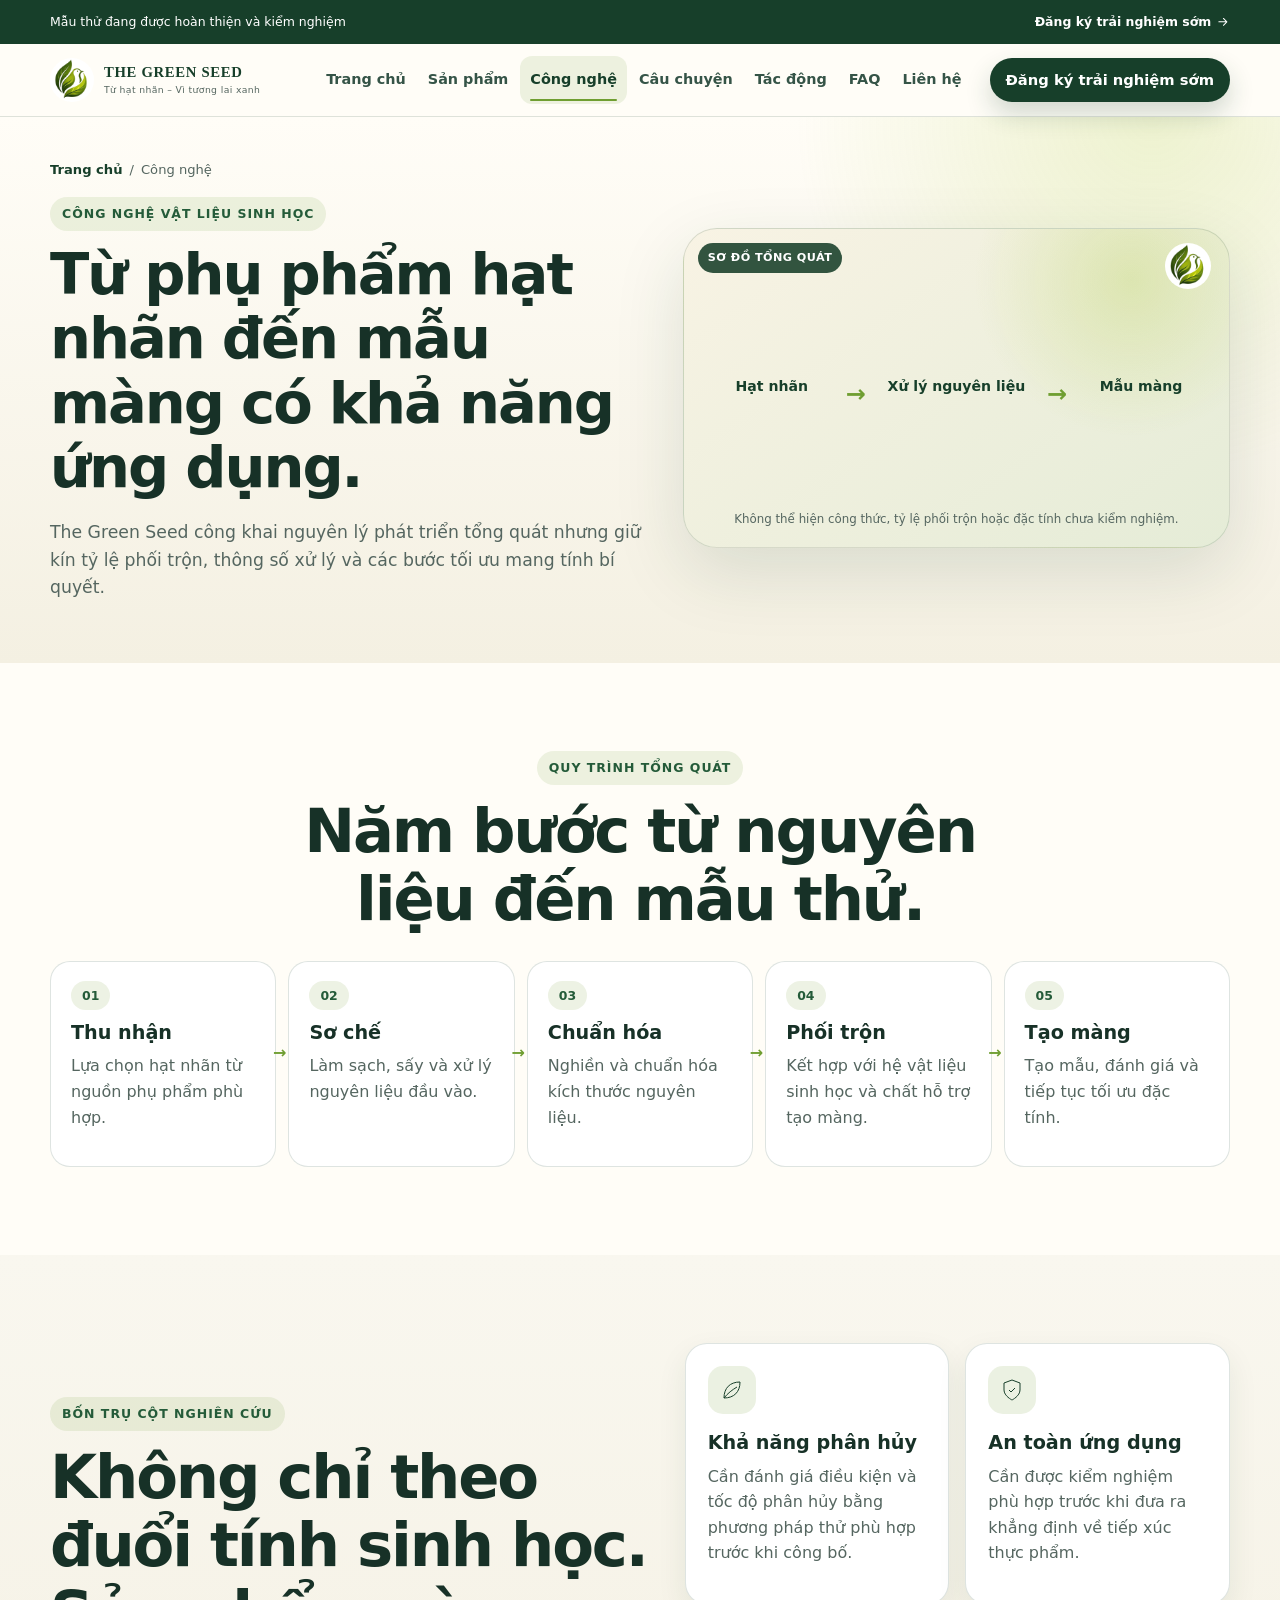
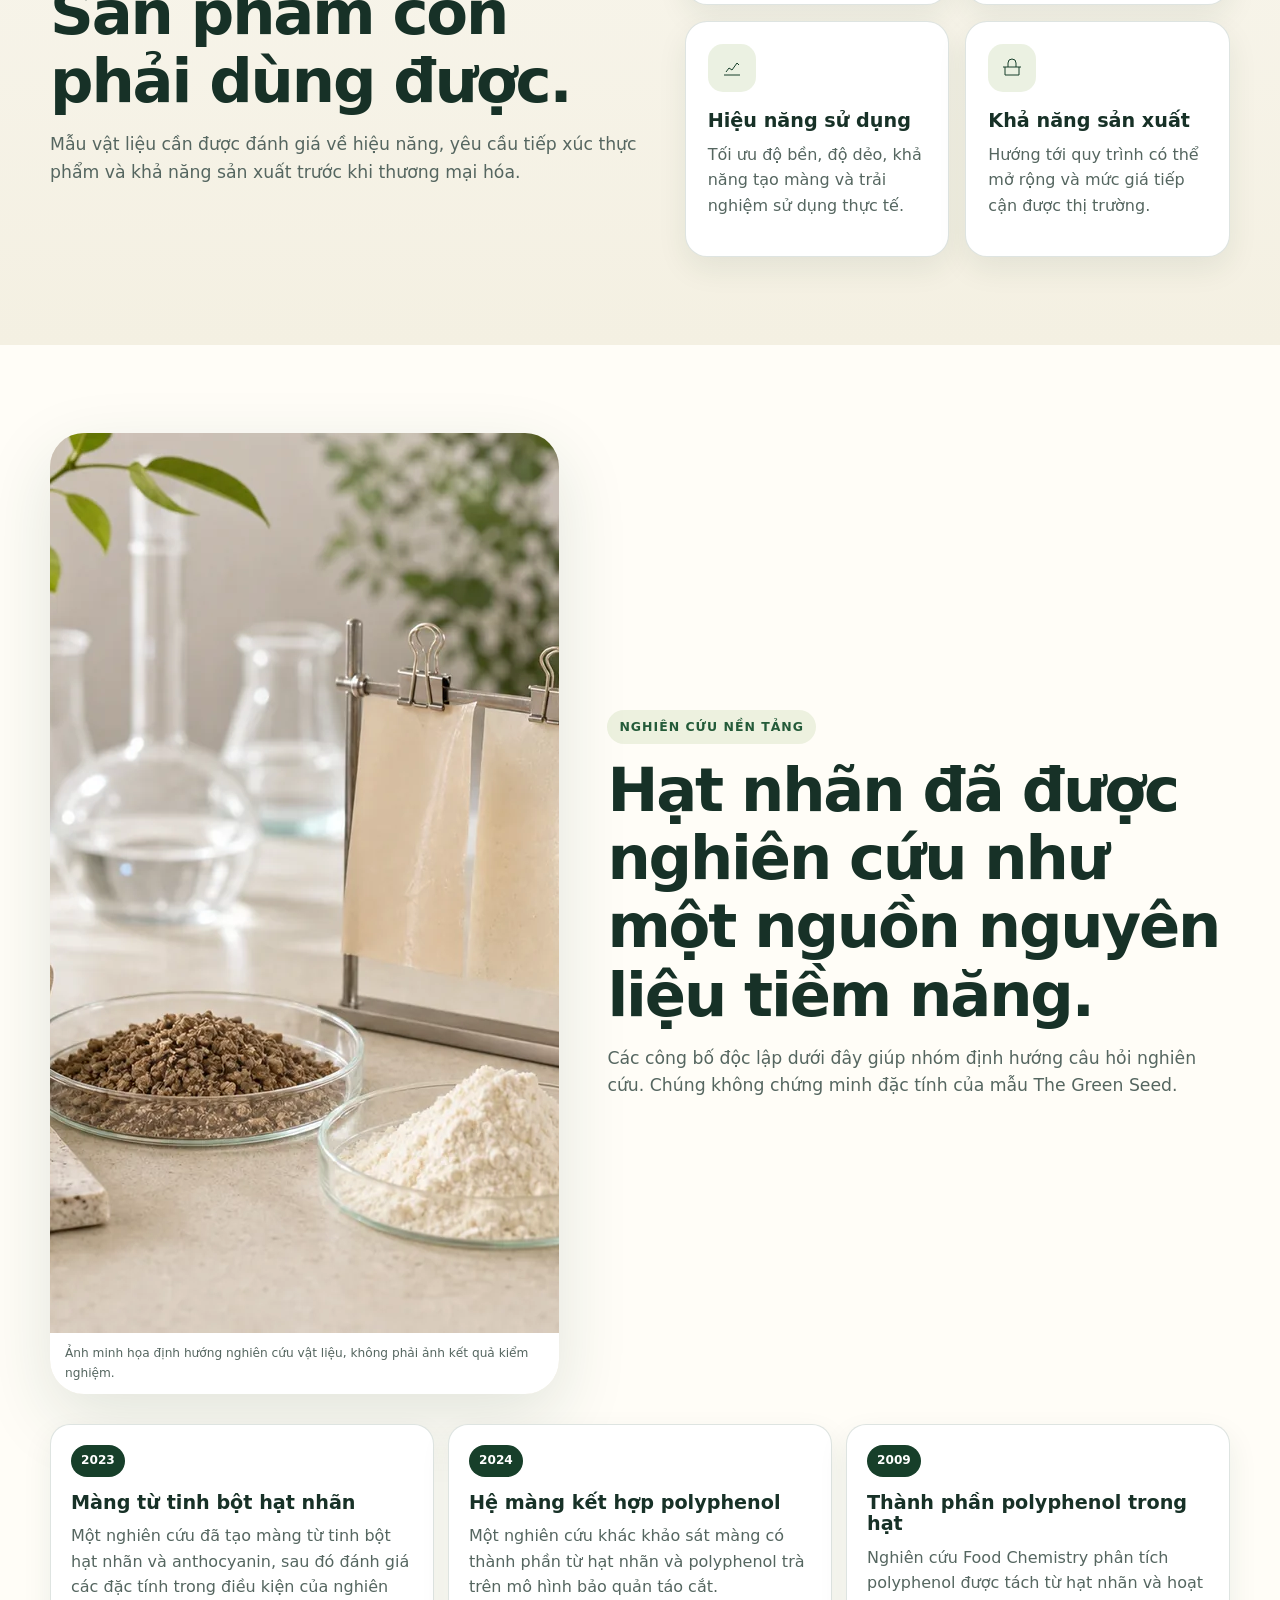
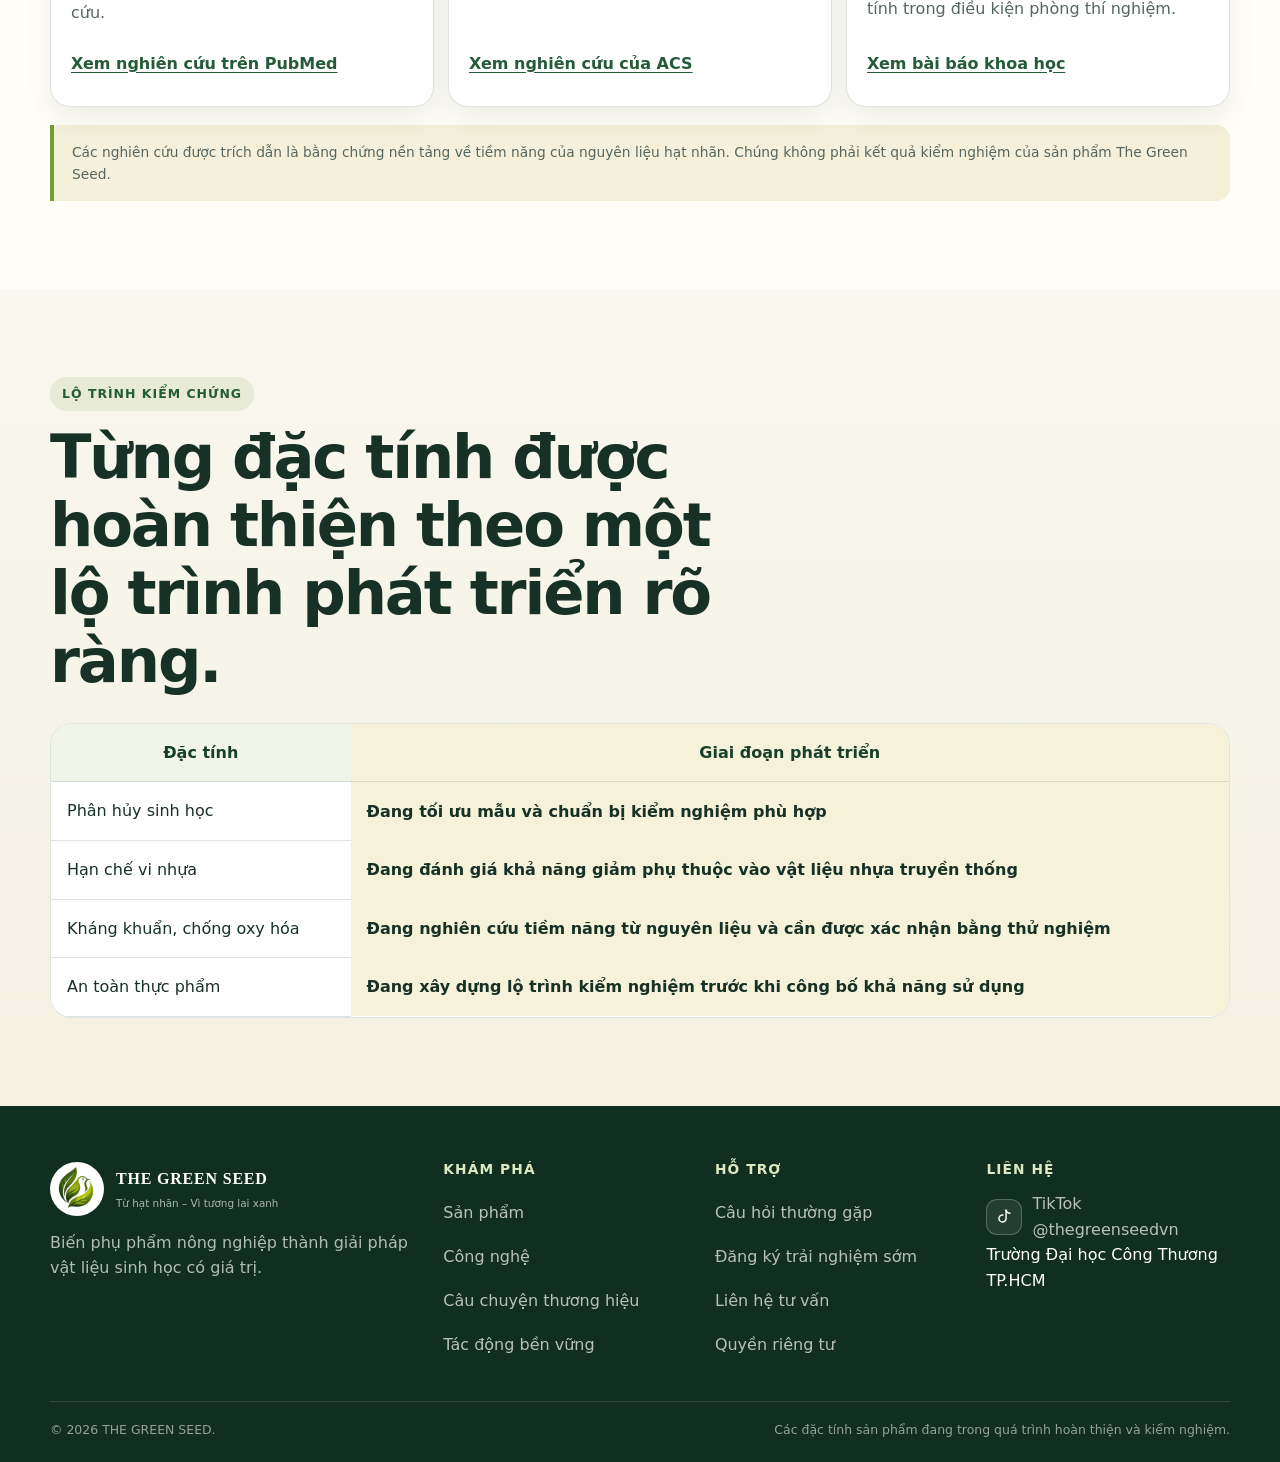
<file: cong-nghe.html>
<!doctype html>
<html lang="vi">
<head>
  <meta charset="utf-8">
  <meta name="viewport" content="width=device-width,initial-scale=1,viewport-fit=cover">
  <meta name="theme-color" content="#173f2a">
  <meta name="robots" content="noindex,nofollow,noarchive">
  <title>Công nghệ | The Green Seed</title>
  <meta name="description" content="Quy trình tổng quát phát triển màng bọc sinh học từ hạt nhãn.">
  <link rel="canonical" href="https://doquoctan-514.github.io/the-green-seed/cong-nghe.html">
  <meta property="og:type" content="website"><meta property="og:site_name" content="The Green Seed"><meta property="og:title" content="Công nghệ | The Green Seed">
  <meta property="og:description" content="Quy trình tổng quát và trạng thái nghiên cứu minh bạch của The Green Seed."><meta property="og:url" content="https://doquoctan-514.github.io/the-green-seed/cong-nghe.html"><meta property="og:image" content="https://doquoctan-514.github.io/the-green-seed/assets/images/og-share.jpg"><meta name="twitter:card" content="summary_large_image">
  <link rel="icon" href="assets/images/favicon.png">
  <link rel="stylesheet" href="assets/css/styles.css?v=20260722-1">
</head>
<body>
  <a class="skip-link" href="#main">Bỏ qua điều hướng</a>
  <div data-site-header></div>
  <main id="main">
    
<section class="page-hero">
  <div class="container page-hero-grid">
    <div data-reveal>
      <div class="breadcrumbs"><a href="index.html">Trang chủ</a><span>/</span><span>Công nghệ</span></div>
      <p class="eyebrow">Công nghệ vật liệu sinh học</p>
      <h1>Từ phụ phẩm hạt nhãn đến mẫu màng có khả năng ứng dụng.</h1>
      <p class="lead">The Green Seed công khai nguyên lý phát triển tổng quát nhưng giữ kín tỷ lệ phối trộn, thông số xử lý và các bước tối ưu mang tính bí quyết.</p>
    </div>
    <div class="process-visual" data-reveal role="img" aria-label="Minh họa tổng quát quá trình từ hạt nhãn đến mẫu màng đang được hoàn thiện">
      <span class="visual-note">Sơ đồ tổng quát</span>
      <div class="process-visual-mark"><img src="assets/images/logo-mark.png" width="128" height="126" alt=""></div>
      <strong>Hạt nhãn</strong><span aria-hidden="true">→</span><strong>Xử lý nguyên liệu</strong><span aria-hidden="true">→</span><strong>Mẫu màng</strong>
      <small>Không thể hiện công thức, tỷ lệ phối trộn hoặc đặc tính chưa kiểm nghiệm.</small>
    </div>
  </div>
</section>
<section class="section">
  <div class="container">
    <div class="section-head center" data-reveal><p class="eyebrow">Quy trình tổng quát</p><h2>Năm bước từ nguyên liệu đến mẫu thử.</h2></div>
    <div class="process-line">
      <article class="process-node" data-reveal><span class="chip">01</span><h3 style="margin-top:14px">Thu nhận</h3><p class="muted">Lựa chọn hạt nhãn từ nguồn phụ phẩm phù hợp.</p></article>
      <article class="process-node" data-reveal><span class="chip">02</span><h3 style="margin-top:14px">Sơ chế</h3><p class="muted">Làm sạch, sấy và xử lý nguyên liệu đầu vào.</p></article>
      <article class="process-node" data-reveal><span class="chip">03</span><h3 style="margin-top:14px">Chuẩn hóa</h3><p class="muted">Nghiền và chuẩn hóa kích thước nguyên liệu.</p></article>
      <article class="process-node" data-reveal><span class="chip">04</span><h3 style="margin-top:14px">Phối trộn</h3><p class="muted">Kết hợp với hệ vật liệu sinh học và chất hỗ trợ tạo màng.</p></article>
      <article class="process-node" data-reveal><span class="chip">05</span><h3 style="margin-top:14px">Tạo màng</h3><p class="muted">Tạo mẫu, đánh giá và tiếp tục tối ưu đặc tính.</p></article>
    </div>
  </div>
</section>
<section class="section section-soft">
  <div class="container split">
    <div data-reveal><p class="eyebrow">Bốn trụ cột nghiên cứu</p><h2>Không chỉ theo đuổi tính sinh học. Sản phẩm còn phải dùng được.</h2><p class="lead">Mẫu vật liệu cần được đánh giá về hiệu năng, yêu cầu tiếp xúc thực phẩm và khả năng sản xuất trước khi thương mại hóa.</p></div>
    <div class="card-grid">
      <article class="card" data-reveal><div class="icon-box"><svg viewBox="0 0 24 24" fill="none" stroke="currentColor"><path d="M20 4C10 4 4 10 4 20c10 0 16-6 16-16Z"/><path d="M4 20c4-5 8-8 13-11"/></svg></div><h3>Khả năng phân hủy</h3><p class="muted">Cần đánh giá điều kiện và tốc độ phân hủy bằng phương pháp thử phù hợp trước khi công bố.</p></article>
      <article class="card" data-reveal><div class="icon-box"><svg viewBox="0 0 24 24" fill="none" stroke="currentColor"><path d="M12 22s8-4 8-10V5l-8-3-8 3v7c0 6 8 10 8 10Z"/><path d="m9 12 2 2 4-4"/></svg></div><h3>An toàn ứng dụng</h3><p class="muted">Cần được kiểm nghiệm phù hợp trước khi đưa ra khẳng định về tiếp xúc thực phẩm.</p></article>
      <article class="card" data-reveal><div class="icon-box"><svg viewBox="0 0 24 24" fill="none" stroke="currentColor"><path d="M4 19h16M6 16l3-4 3 2 5-7 2 2"/></svg></div><h3>Hiệu năng sử dụng</h3><p class="muted">Tối ưu độ bền, độ dẻo, khả năng tạo màng và trải nghiệm sử dụng thực tế.</p></article>
      <article class="card" data-reveal><div class="icon-box"><svg viewBox="0 0 24 24" fill="none" stroke="currentColor"><path d="M3 11h18M5 11v8h14v-8M8 11V7a4 4 0 0 1 8 0v4"/></svg></div><h3>Khả năng sản xuất</h3><p class="muted">Hướng tới quy trình có thể mở rộng và mức giá tiếp cận được thị trường.</p></article>
    </div>
  </div>
</section>
<section class="section">
  <div class="container research-layout">
    <figure class="research-photo" data-reveal>
      <img src="assets/images/research-materials-lab.webp" width="1200" height="900" alt="Minh họa hạt nhãn, nguyên liệu nghiền, bột và các mẫu màng trong phòng nghiên cứu" loading="lazy" decoding="async">
      <figcaption>Ảnh minh họa định hướng nghiên cứu vật liệu, không phải ảnh kết quả kiểm nghiệm.</figcaption>
    </figure>
    <div data-reveal>
      <p class="eyebrow">Nghiên cứu nền tảng</p>
      <h2>Hạt nhãn đã được nghiên cứu như một nguồn nguyên liệu tiềm năng.</h2>
      <p class="lead">Các công bố độc lập dưới đây giúp nhóm định hướng câu hỏi nghiên cứu. Chúng không chứng minh đặc tính của mẫu The Green Seed.</p>
    </div>
  </div>
  <div class="container research-grid">
    <article class="research-card" data-reveal><span class="research-year">2023</span><h3>Màng từ tinh bột hạt nhãn</h3><p>Một nghiên cứu đã tạo màng từ tinh bột hạt nhãn và anthocyanin, sau đó đánh giá các đặc tính trong điều kiện của nghiên cứu.</p><a href="https://pubmed.ncbi.nlm.nih.gov/37595722/" target="_blank" rel="noopener noreferrer">Xem nghiên cứu trên PubMed</a></article>
    <article class="research-card" data-reveal><span class="research-year">2024</span><h3>Hệ màng kết hợp polyphenol</h3><p>Một nghiên cứu khác khảo sát màng có thành phần từ hạt nhãn và polyphenol trà trên mô hình bảo quản táo cắt.</p><a href="https://pubs.acs.org/doi/10.1021/acsfoodscitech.4c00207" target="_blank" rel="noopener noreferrer">Xem nghiên cứu của ACS</a></article>
    <article class="research-card" data-reveal><span class="research-year">2009</span><h3>Thành phần polyphenol trong hạt</h3><p>Nghiên cứu Food Chemistry phân tích polyphenol được tách từ hạt nhãn và hoạt tính trong điều kiện phòng thí nghiệm.</p><a href="https://doi.org/10.1016/j.foodchem.2009.02.059" target="_blank" rel="noopener noreferrer">Xem bài báo khoa học</a></article>
  </div>
  <div class="container"><p class="research-disclaimer">Các nghiên cứu được trích dẫn là bằng chứng nền tảng về tiềm năng của nguyên liệu hạt nhãn. Chúng không phải kết quả kiểm nghiệm của sản phẩm The Green Seed.</p></div>
</section>
<section class="section section-soft">
  <div class="container">
    <div class="section-head" data-reveal><p class="eyebrow">Lộ trình kiểm chứng</p><h2>Từng đặc tính được hoàn thiện theo một lộ trình phát triển rõ ràng.</h2></div>
    <p class="comparison-hint">Thông tin dưới đây phản ánh giai đoạn phát triển hiện tại của từng đặc tính.</p>
    <div class="comparison-wrap" data-reveal tabindex="0" role="region" aria-label="Bảng lộ trình phát triển đặc tính của The Green Seed">
      <table class="comparison">
        <thead><tr><th>Đặc tính</th><th>Giai đoạn phát triển</th></tr></thead>
        <tbody>
          <tr><td data-label="Đặc tính">Phân hủy sinh học</td><td data-label="Giai đoạn phát triển">Đang tối ưu mẫu và chuẩn bị kiểm nghiệm phù hợp</td></tr>
          <tr><td data-label="Đặc tính">Hạn chế vi nhựa</td><td data-label="Giai đoạn phát triển">Đang đánh giá khả năng giảm phụ thuộc vào vật liệu nhựa truyền thống</td></tr>
          <tr><td data-label="Đặc tính">Kháng khuẩn, chống oxy hóa</td><td data-label="Giai đoạn phát triển">Đang nghiên cứu tiềm năng từ nguyên liệu và cần được xác nhận bằng thử nghiệm</td></tr>
          <tr><td data-label="Đặc tính">An toàn thực phẩm</td><td data-label="Giai đoạn phát triển">Đang xây dựng lộ trình kiểm nghiệm trước khi công bố khả năng sử dụng</td></tr>
        </tbody>
      </table>
    </div>
  </div>
</section>

  </main>
  <div data-site-footer></div>
  <script src="assets/js/content.js?v=20260722-1"></script>
  <script src="assets/js/site.js?v=20260721-5"></script>
</body>
</html>
</file>
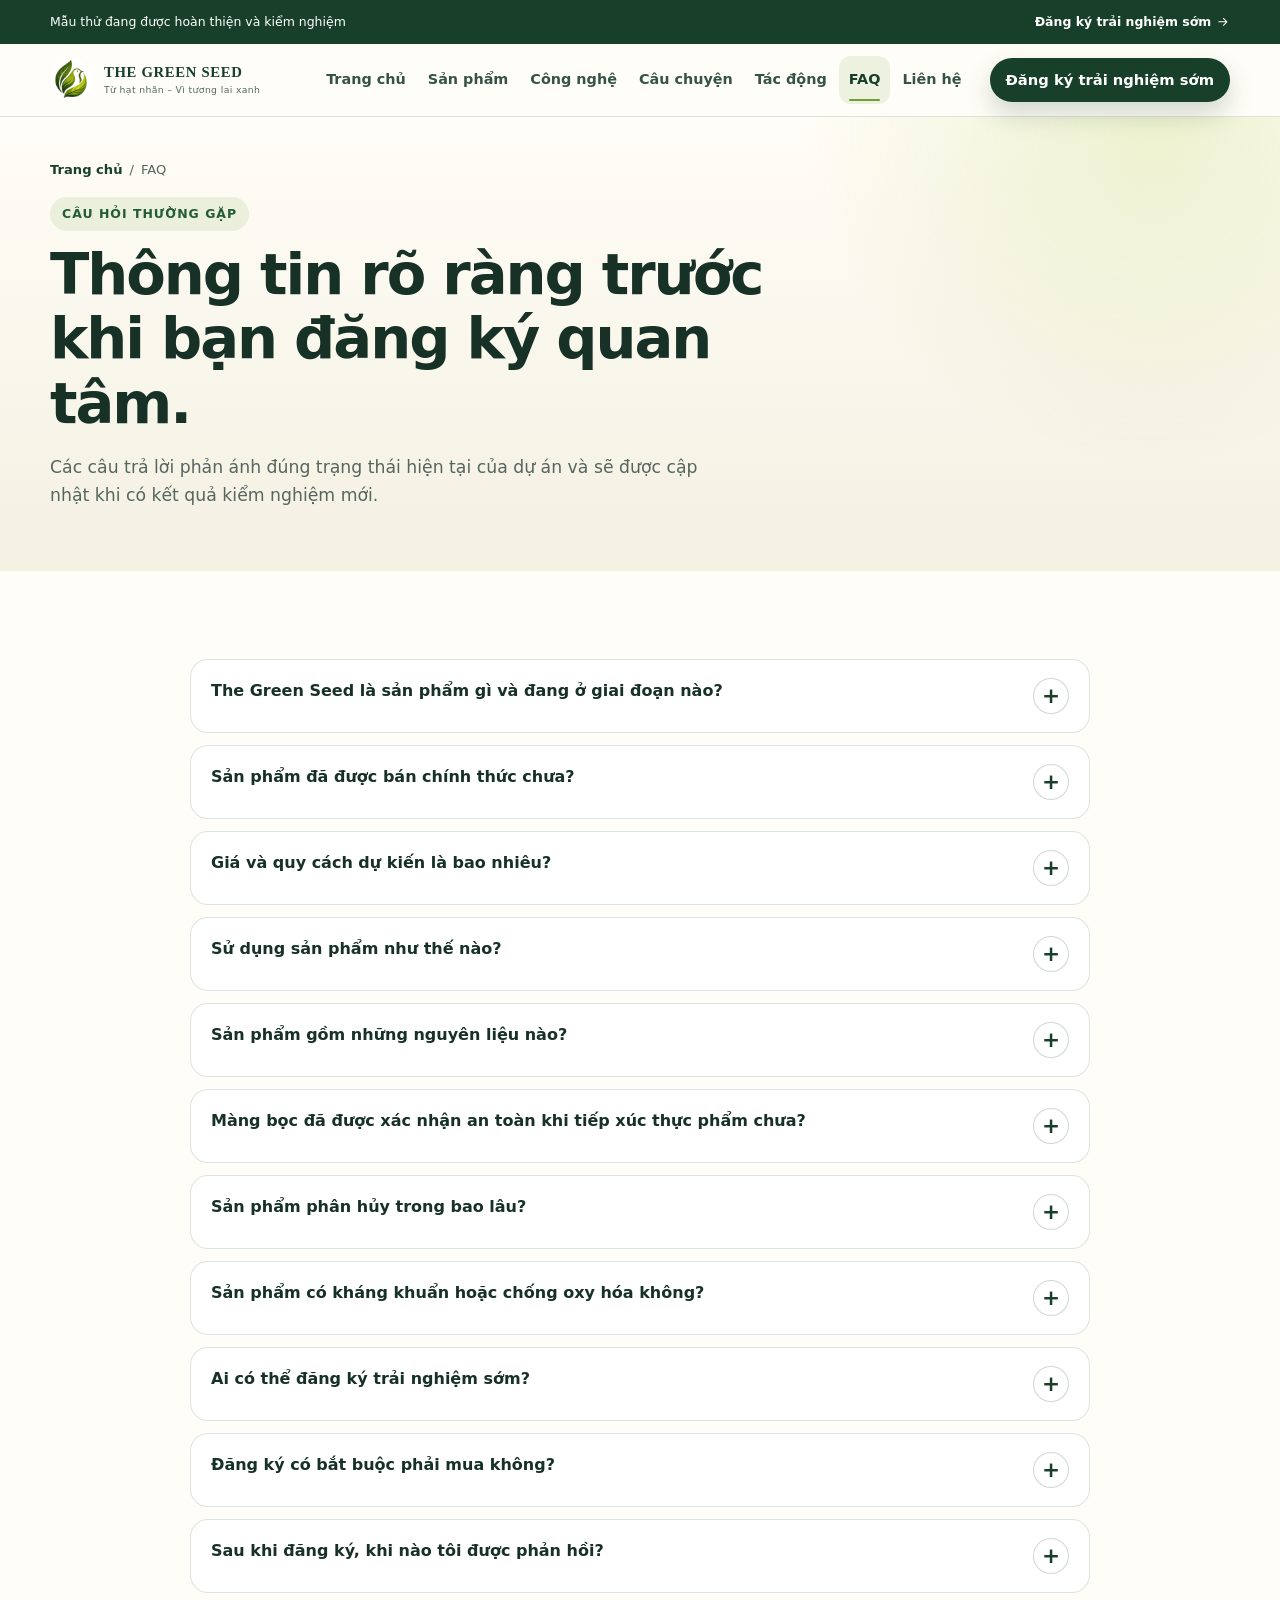
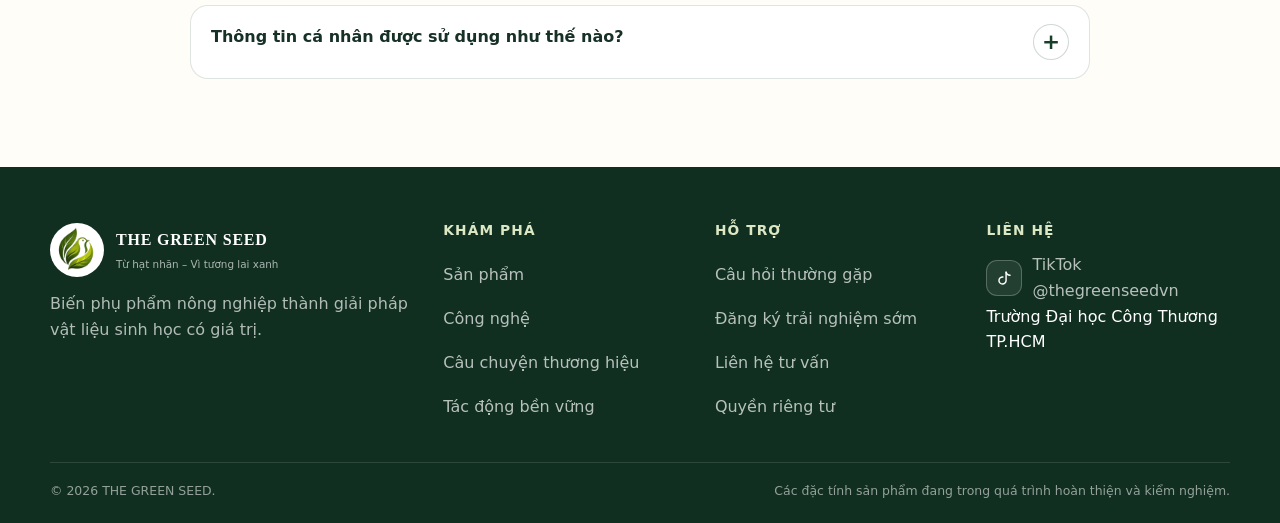
<file: faq.html>
<!doctype html>
<html lang="vi">
<head>
  <meta charset="utf-8">
  <meta name="viewport" content="width=device-width,initial-scale=1,viewport-fit=cover">
  <meta name="theme-color" content="#173f2a">
  <meta name="robots" content="noindex,nofollow,noarchive">
  <title>Câu hỏi thường gặp | The Green Seed</title>
  <meta name="description" content="Câu hỏi thường gặp về sản phẩm mẫu The Green Seed.">
  <link rel="canonical" href="https://doquoctan-514.github.io/the-green-seed/faq.html">
  <meta property="og:type" content="website"><meta property="og:site_name" content="The Green Seed"><meta property="og:title" content="Câu hỏi thường gặp | The Green Seed">
  <meta property="og:description" content="Thông tin về mẫu thử, giá dự kiến, đăng ký trải nghiệm và trạng thái kiểm nghiệm."><meta property="og:url" content="https://doquoctan-514.github.io/the-green-seed/faq.html"><meta property="og:image" content="https://doquoctan-514.github.io/the-green-seed/assets/images/og-share.jpg"><meta name="twitter:card" content="summary_large_image">
  <link rel="icon" href="assets/images/favicon.png">
  <link rel="stylesheet" href="assets/css/styles.css?v=20260722-1">
</head>
<body>
  <a class="skip-link" href="#main">Bỏ qua điều hướng</a>
  <div data-site-header></div>
  <main id="main">
    
<section class="page-hero">
  <div class="container">
    <div style="max-width:800px" data-reveal>
      <div class="breadcrumbs"><a href="index.html">Trang chủ</a><span>/</span><span>FAQ</span></div>
      <p class="eyebrow">Câu hỏi thường gặp</p>
      <h1>Thông tin rõ ràng trước khi bạn đăng ký quan tâm.</h1>
      <p class="lead">Các câu trả lời phản ánh đúng trạng thái hiện tại của dự án và sẽ được cập nhật khi có kết quả kiểm nghiệm mới.</p>
    </div>
  </div>
</section>
<section class="section">
  <div class="container" style="max-width:900px">
    <div class="faq-list">
      <article class="faq-item" data-reveal><button class="faq-button" aria-expanded="false">The Green Seed là sản phẩm gì và đang ở giai đoạn nào?</button><div class="faq-panel" hidden>The Green Seed phát triển mẫu màng bọc thực phẩm từ phụ phẩm hạt nhãn. Dự án đã có mẫu thử, đang tiếp tục thử nghiệm và hoàn thiện bao bì trước khi thương mại hóa.</div></article>
      <article class="faq-item" data-reveal><button class="faq-button" aria-expanded="false">Sản phẩm đã được bán chính thức chưa?</button><div class="faq-panel" hidden>Chưa. Các mức giá trên website là giá bán dự kiến để khảo sát nhu cầu và chuẩn bị phương án thương mại.</div></article>
      <article class="faq-item" data-reveal><button class="faq-button" aria-expanded="false">Giá và quy cách dự kiến là bao nhiêu?</button><div class="faq-panel" hidden>Cuộn 200g dự kiến 39.000đ, quy cách 30cm × 30m; cuộn 500g dự kiến 79.000đ, quy cách 30cm × 80m; cuộn 1kg dự kiến 129.000đ, quy cách 30cm × 150m. Giá và quy cách có thể được điều chỉnh trước khi bán chính thức.</div></article>
      <article class="faq-item" data-reveal><button class="faq-button" aria-expanded="false">Sử dụng sản phẩm như thế nào?</button><div class="faq-panel" hidden>Hướng dẫn sử dụng chính thức đang được hoàn thiện cùng mẫu thử và bao bì. Nhóm sẽ cập nhật hướng dẫn cụ thể sau khi đánh giá xong các yêu cầu sử dụng cần thiết.</div></article>
      <article class="faq-item" data-reveal><button class="faq-button" aria-expanded="false">Sản phẩm gồm những nguyên liệu nào?</button><div class="faq-panel" hidden>Website chỉ công khai nguyên lý tổng quát: phụ phẩm hạt nhãn được xử lý và kết hợp với hệ vật liệu sinh học cùng chất hỗ trợ tạo màng. Tỷ lệ phối trộn, thông số xử lý và công thức chi tiết không được công bố.</div></article>
      <article class="faq-item" data-reveal><button class="faq-button" aria-expanded="false">Màng bọc đã được xác nhận an toàn khi tiếp xúc thực phẩm chưa?</button><div class="faq-panel" hidden>Chưa có hồ sơ kiểm nghiệm hoặc chứng nhận công khai. The Green Seed sẽ chỉ đưa ra khẳng định sau khi hoàn thành thử nghiệm phù hợp.</div></article>
      <article class="faq-item" data-reveal><button class="faq-button" aria-expanded="false">Sản phẩm phân hủy trong bao lâu?</button><div class="faq-panel" hidden>Hiện chưa có kết quả kiểm nghiệm công khai để xác nhận một mốc thời gian cụ thể. Thời gian thực tế còn phụ thuộc điều kiện môi trường và tiêu chuẩn đánh giá.</div></article>
      <article class="faq-item" data-reveal><button class="faq-button" aria-expanded="false">Sản phẩm có kháng khuẩn hoặc chống oxy hóa không?</button><div class="faq-panel" hidden>Đây là tiềm năng đang được nghiên cứu, chưa phải đặc tính đã được chứng minh hoặc chứng nhận. Website không xem đây là tuyên bố sản phẩm hiện có.</div></article>
      <article class="faq-item" data-reveal><button class="faq-button" aria-expanded="false">Ai có thể đăng ký trải nghiệm sớm?</button><div class="faq-panel" hidden>Người tiêu dùng sống xanh, quán ăn, nhà hàng và doanh nghiệp F&amp;B quan tâm giải pháp vật liệu sinh học đều có thể để lại thông tin.</div></article>
      <article class="faq-item" data-reveal><button class="faq-button" aria-expanded="false">Đăng ký có bắt buộc phải mua không?</button><div class="faq-panel" hidden>Không. Đăng ký chỉ giúp nhóm ghi nhận nhu cầu, gửi cập nhật và liên hệ khi có chương trình trải nghiệm phù hợp.</div></article>
      <article class="faq-item" data-reveal><button class="faq-button" aria-expanded="false">Sau khi đăng ký, khi nào tôi được phản hồi?</button><div class="faq-panel" hidden>Nhóm dự kiến phản hồi qua email hoặc số điện thoại tùy trường hợp trong vòng 1–3 ngày làm việc.</div></article>
      <article class="faq-item" data-reveal><button class="faq-button" aria-expanded="false">Thông tin cá nhân được sử dụng như thế nào?</button><div class="faq-panel" hidden>Thông tin được dùng để liên hệ tư vấn, đăng ký dùng thử, gửi cập nhật sản phẩm và trao đổi hợp tác. Dữ liệu được lưu tối đa 12 tháng hoặc đến khi bạn yêu cầu xóa. <a class="text-link" href="quyen-rieng-tu.html">Xem trang Quyền riêng tư</a>.</div></article>
    </div>
  </div>
</section>

  </main>
  <div data-site-footer></div>
  <script src="assets/js/content.js?v=20260722-1"></script>
  <script src="assets/js/site.js?v=20260721-5"></script>
</body>
</html>
</file>
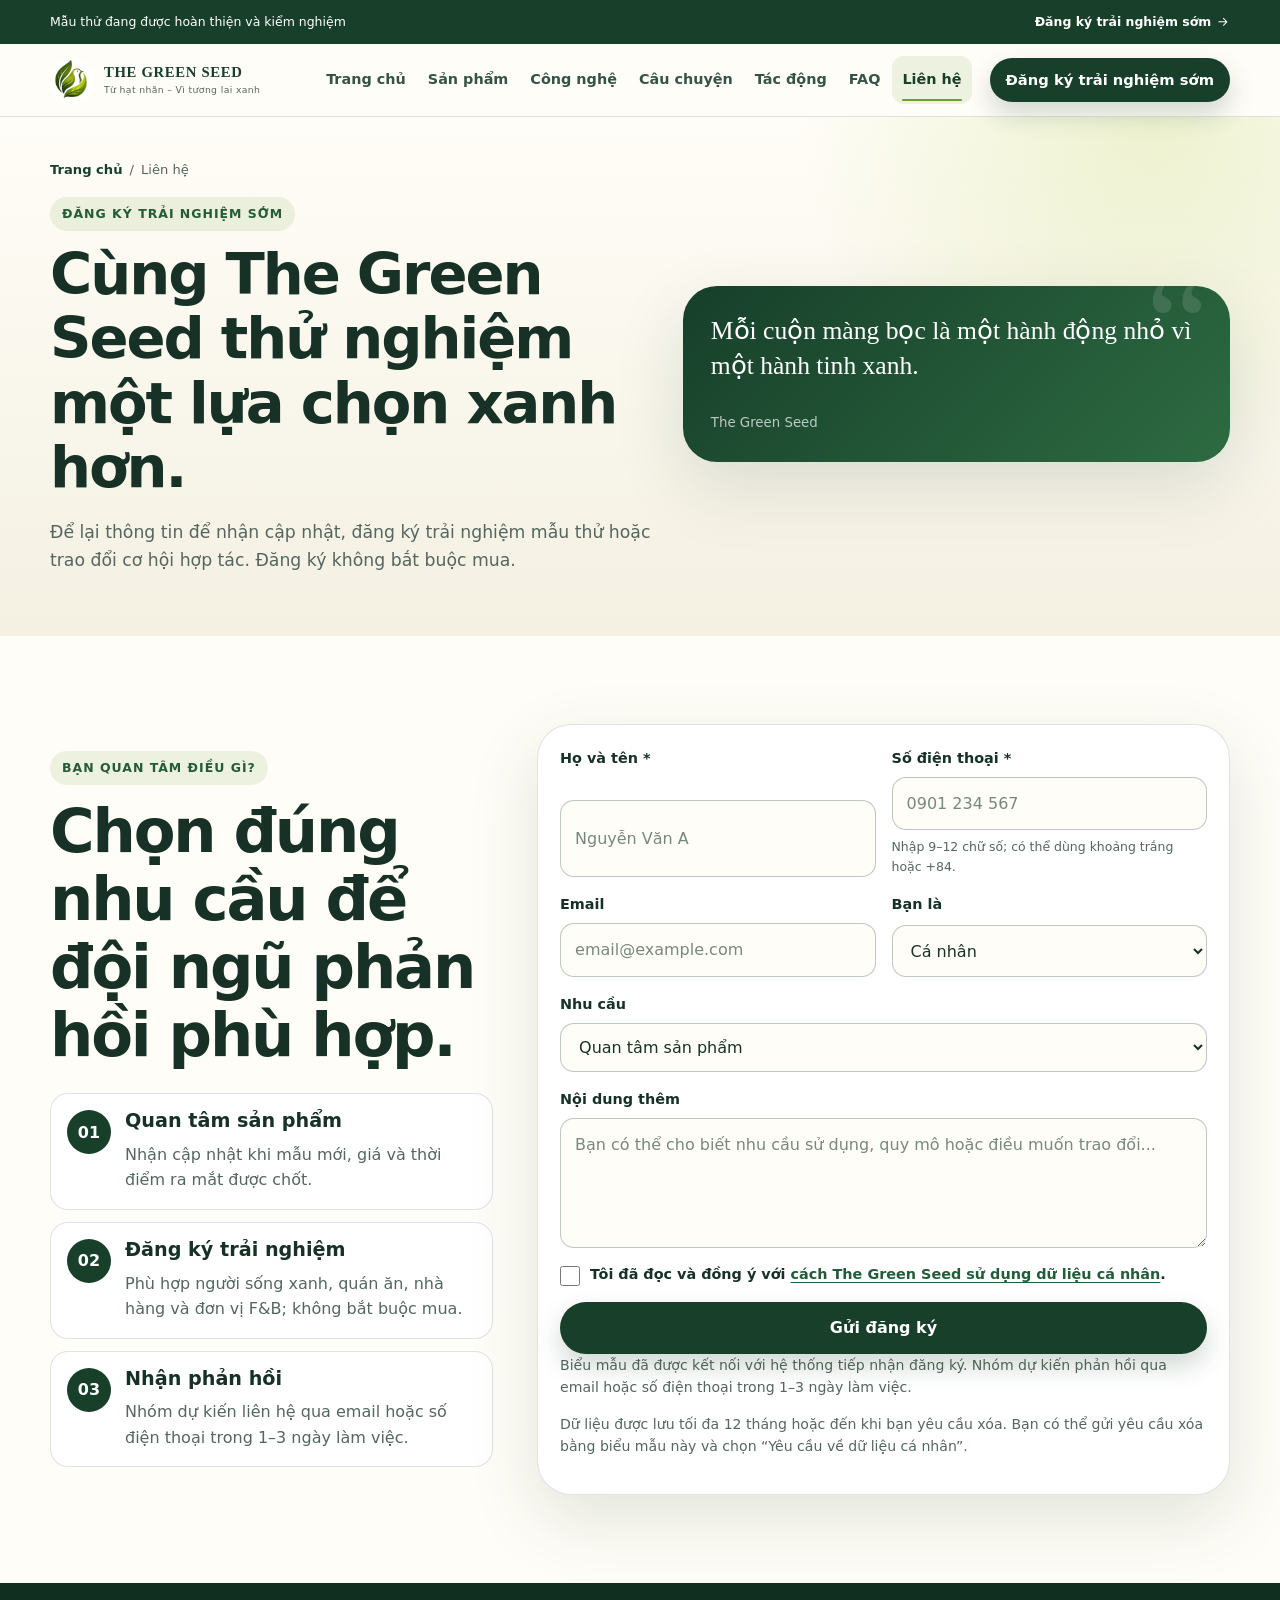
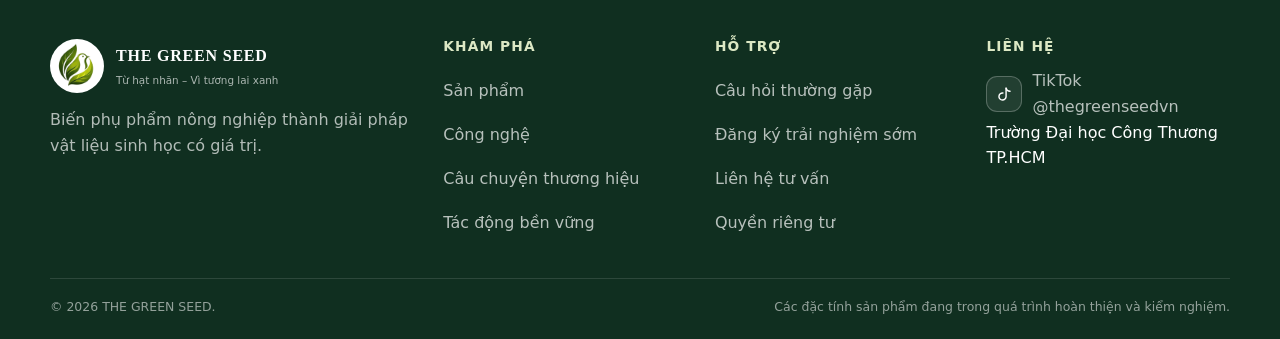
<file: lien-he.html>
<!doctype html>
<html lang="vi">
<head>
  <meta charset="utf-8">
  <meta name="viewport" content="width=device-width,initial-scale=1,viewport-fit=cover">
  <meta name="theme-color" content="#173f2a">
  <meta name="robots" content="noindex,nofollow,noarchive">
  <title>Liên hệ &amp; Đăng ký trải nghiệm sớm | The Green Seed</title>
  <meta name="description" content="Đăng ký quan tâm, dùng thử hoặc hợp tác cùng The Green Seed.">
  <link rel="canonical" href="https://doquoctan-514.github.io/the-green-seed/lien-he.html">
  <meta property="og:type" content="website"><meta property="og:site_name" content="The Green Seed"><meta property="og:title" content="Đăng ký trải nghiệm sớm | The Green Seed">
  <meta property="og:description" content="Đăng ký không bắt buộc mua; nhóm dự kiến phản hồi trong 1–3 ngày làm việc."><meta property="og:url" content="https://doquoctan-514.github.io/the-green-seed/lien-he.html"><meta property="og:image" content="https://doquoctan-514.github.io/the-green-seed/assets/images/og-share.jpg"><meta name="twitter:card" content="summary_large_image">
  <link rel="icon" href="assets/images/favicon.png">
  <link rel="stylesheet" href="assets/css/styles.css?v=20260722-1">
</head>
<body>
  <a class="skip-link" href="#main">Bỏ qua điều hướng</a>
  <div data-site-header></div>
  <main id="main">
    
<section class="page-hero">
  <div class="container page-hero-grid">
    <div data-reveal>
      <div class="breadcrumbs"><a href="index.html">Trang chủ</a><span>/</span><span>Liên hệ</span></div>
      <p class="eyebrow">Đăng ký trải nghiệm sớm</p>
      <h1>Cùng The Green Seed thử nghiệm một lựa chọn xanh hơn.</h1>
      <p class="lead">Để lại thông tin để nhận cập nhật, đăng ký trải nghiệm mẫu thử hoặc trao đổi cơ hội hợp tác. Đăng ký không bắt buộc mua.</p>
    </div>
    <div class="quote" data-reveal><span class="quote-mark" aria-hidden="true">“</span><p>Mỗi cuộn màng bọc là một hành động nhỏ vì một hành tinh xanh.</p><small>The Green Seed</small></div>
  </div>
</section>
<section class="section" id="form">
  <div class="container split contact-layout">
    <div data-reveal>
      <p class="eyebrow">Bạn quan tâm điều gì?</p>
      <h2>Chọn đúng nhu cầu để đội ngũ phản hồi phù hợp.</h2>
      <div class="steps">
        <div class="step"><span class="step-number">01</span><div><h3>Quan tâm sản phẩm</h3><p>Nhận cập nhật khi mẫu mới, giá và thời điểm ra mắt được chốt.</p></div></div>
        <div class="step"><span class="step-number">02</span><div><h3>Đăng ký trải nghiệm</h3><p>Phù hợp người sống xanh, quán ăn, nhà hàng và đơn vị F&amp;B; không bắt buộc mua.</p></div></div>
        <div class="step"><span class="step-number">03</span><div><h3>Nhận phản hồi</h3><p>Nhóm dự kiến liên hệ qua email hoặc số điện thoại trong 1–3 ngày làm việc.</p></div></div>
      </div>
    </div>
    <form class="form-card" id="interest-form" data-interest-form data-reveal aria-describedby="form-mode-note privacy-note">
      <input type="hidden" name="submissionId" value="">
      <input type="hidden" name="product" value="">
      <input type="hidden" name="source" value="">
      <input type="hidden" name="pageUrl" value="">
      <input type="hidden" name="referrer" value="">
      <input type="hidden" name="utmSource" value="">
      <input type="hidden" name="utmMedium" value="">
      <input type="hidden" name="utmCampaign" value="">
      <input type="hidden" name="utmContent" value="">
      <input type="hidden" name="utmTerm" value="">
      <div class="honeypot" aria-hidden="true"><label for="website">Không điền trường này</label><input id="website" name="website" type="text" tabindex="-1" autocomplete="off"></div>
      <div class="form-grid">
        <div class="field"><label for="name">Họ và tên *</label><input id="name" name="name" type="text" minlength="2" maxlength="80" required autocomplete="name" placeholder="Nguyễn Văn A"></div>
        <div class="field"><label for="phone">Số điện thoại *</label><input id="phone" name="phone" type="tel" minlength="9" maxlength="20" pattern="[0-9+() .-]{9,20}" required inputmode="tel" autocomplete="tel" placeholder="0901 234 567" aria-describedby="phone-hint"><small id="phone-hint" class="field-hint">Nhập 9–12 chữ số; có thể dùng khoảng trắng hoặc +84.</small></div>
        <div class="field"><label for="email">Email</label><input id="email" name="email" type="email" maxlength="120" autocomplete="email" placeholder="email@example.com"></div>
        <div class="field"><label for="customerType">Bạn là</label><select id="customerType" name="customerType"><option>Cá nhân</option><option>Quán / nhà hàng</option><option>Doanh nghiệp</option><option>Đối tác khác</option></select></div>
        <div class="field field-full"><label for="interest">Nhu cầu</label><select id="interest" name="interest"><option>Quan tâm sản phẩm</option><option>Đăng ký trải nghiệm sớm</option><option>Liên hệ tư vấn</option><option>Hợp tác / phân phối</option><option>Yêu cầu về dữ liệu cá nhân</option></select></div>
        <div class="field field-full"><label for="message">Nội dung thêm</label><textarea id="message" name="message" rows="4" maxlength="1000" placeholder="Bạn có thể cho biết nhu cầu sử dụng, quy mô hoặc điều muốn trao đổi..."></textarea></div>
        <div class="field field-full consent-field"><label><input name="consent" type="checkbox" required> <span>Tôi đã đọc và đồng ý với <a href="quyen-rieng-tu.html" target="_blank" rel="noopener">cách The Green Seed sử dụng dữ liệu cá nhân</a>.</span></label></div>
        <div class="field field-full"><button class="button button-primary" type="submit">Gửi đăng ký</button></div>
      </div>
      <p class="small muted" id="form-mode-note">Biểu mẫu đã được kết nối với hệ thống tiếp nhận đăng ký. Nhóm dự kiến phản hồi qua email hoặc số điện thoại trong 1–3 ngày làm việc.</p>
      <p class="small muted" id="privacy-note">Dữ liệu được lưu tối đa 12 tháng hoặc đến khi bạn yêu cầu xóa. Bạn có thể gửi yêu cầu xóa bằng biểu mẫu này và chọn “Yêu cầu về dữ liệu cá nhân”.</p>
      <div class="form-status" data-form-status aria-live="polite"></div>
    </form>
  </div>
</section>

  </main>
  <div data-site-footer></div>
  <script src="assets/js/content.js?v=20260722-1"></script>
  <script src="assets/js/site.js?v=20260721-5"></script>
</body>
</html>
</file>
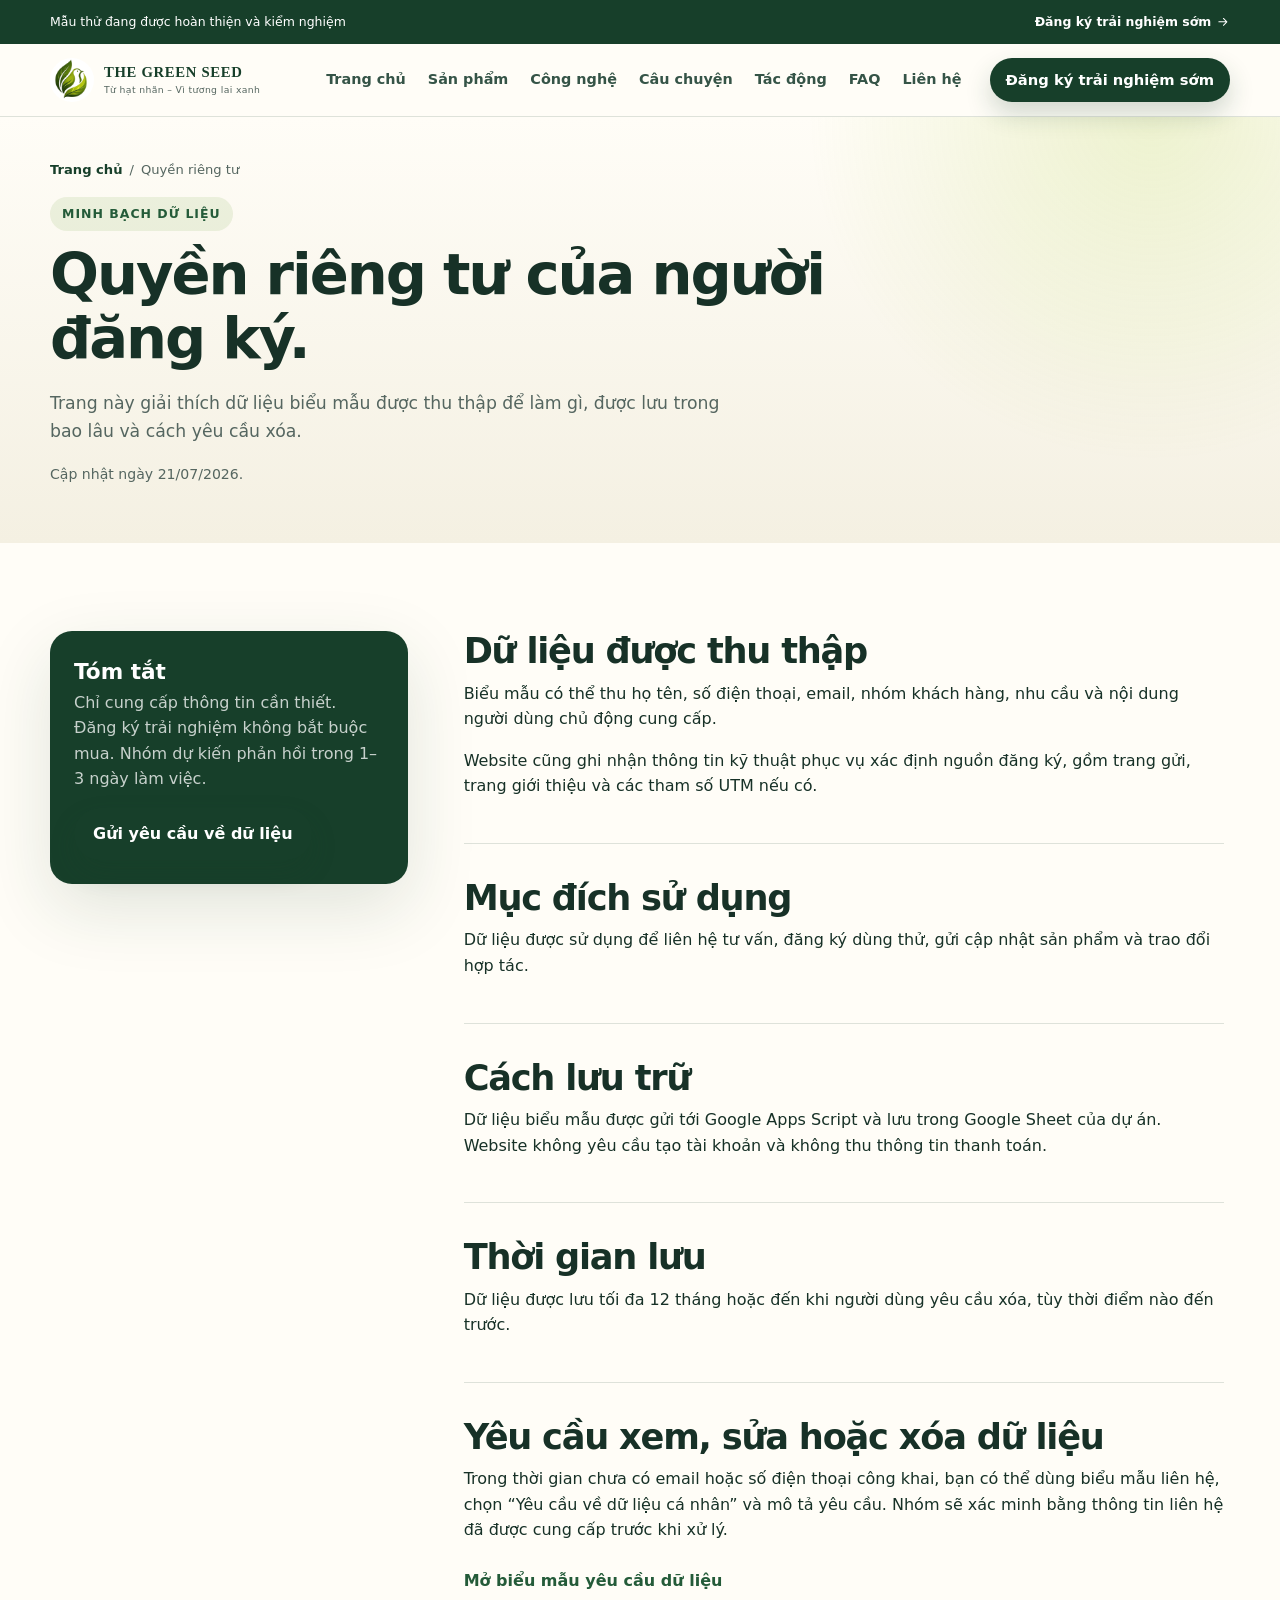
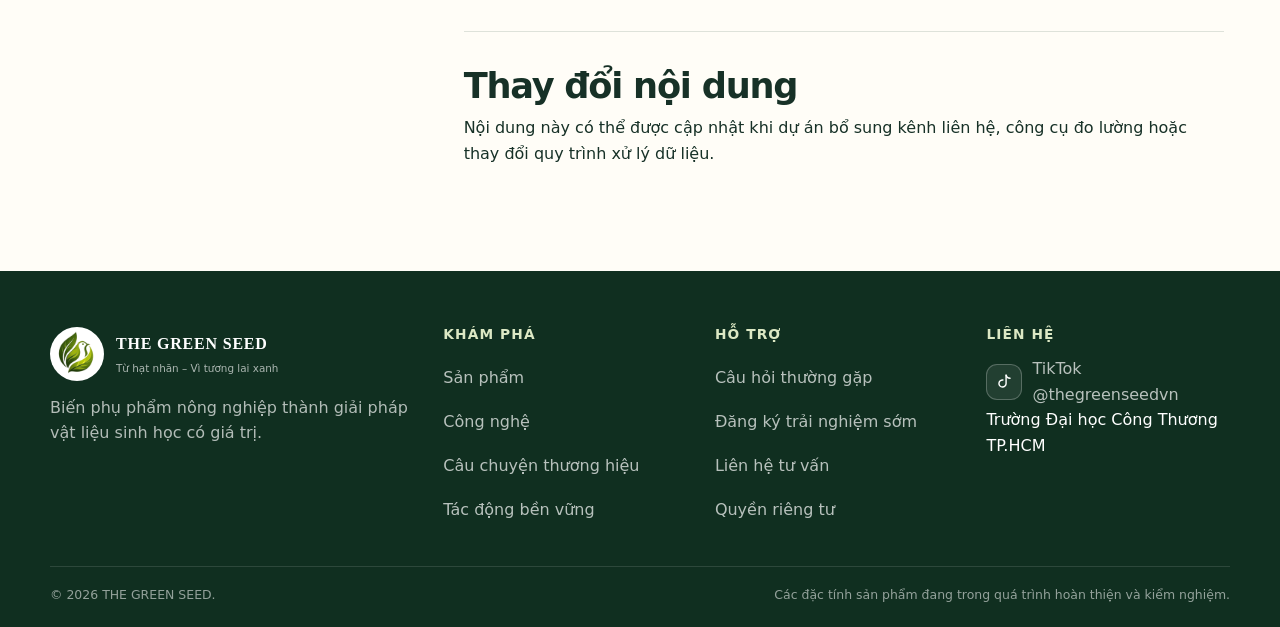
<file: quyen-rieng-tu.html>
<!doctype html>
<html lang="vi">
<head>
  <meta charset="utf-8">
  <meta name="viewport" content="width=device-width,initial-scale=1,viewport-fit=cover">
  <meta name="theme-color" content="#173f2a">
  <meta name="robots" content="noindex,nofollow,noarchive">
  <title>Quyền riêng tư | The Green Seed</title>
  <meta name="description" content="Thông tin về cách The Green Seed thu thập và sử dụng dữ liệu đăng ký.">
  <link rel="canonical" href="https://doquoctan-514.github.io/the-green-seed/quyen-rieng-tu.html">
  <meta property="og:type" content="website"><meta property="og:site_name" content="The Green Seed"><meta property="og:title" content="Quyền riêng tư | The Green Seed">
  <meta property="og:description" content="Cách The Green Seed thu thập, sử dụng, lưu và xóa dữ liệu đăng ký."><meta property="og:url" content="https://doquoctan-514.github.io/the-green-seed/quyen-rieng-tu.html"><meta property="og:image" content="https://doquoctan-514.github.io/the-green-seed/assets/images/og-share.jpg"><meta name="twitter:card" content="summary_large_image">
  <link rel="icon" href="assets/images/favicon.png">
  <link rel="stylesheet" href="assets/css/styles.css?v=20260722-1">
</head>
<body>
  <a class="skip-link" href="#main">Bỏ qua điều hướng</a>
  <div data-site-header></div>
  <main id="main">
    <section class="page-hero privacy-hero">
      <div class="container">
        <div class="privacy-intro" data-reveal>
          <div class="breadcrumbs"><a href="index.html">Trang chủ</a><span>/</span><span>Quyền riêng tư</span></div>
          <p class="eyebrow">Minh bạch dữ liệu</p>
          <h1>Quyền riêng tư của người đăng ký.</h1>
          <p class="lead">Trang này giải thích dữ liệu biểu mẫu được thu thập để làm gì, được lưu trong bao lâu và cách yêu cầu xóa.</p>
          <p class="small muted">Cập nhật ngày 21/07/2026.</p>
        </div>
      </div>
    </section>

    <section class="section">
      <div class="container privacy-layout">
        <aside class="privacy-summary" data-reveal>
          <strong>Tóm tắt</strong>
          <p>Chỉ cung cấp thông tin cần thiết. Đăng ký trải nghiệm không bắt buộc mua. Nhóm dự kiến phản hồi trong 1–3 ngày làm việc.</p>
          <a class="button button-primary" href="lien-he.html?interest=privacy&amp;source=privacy-page#form">Gửi yêu cầu về dữ liệu</a>
        </aside>
        <div class="privacy-content">
          <section data-reveal>
            <h2>Dữ liệu được thu thập</h2>
            <p>Biểu mẫu có thể thu họ tên, số điện thoại, email, nhóm khách hàng, nhu cầu và nội dung người dùng chủ động cung cấp.</p>
            <p>Website cũng ghi nhận thông tin kỹ thuật phục vụ xác định nguồn đăng ký, gồm trang gửi, trang giới thiệu và các tham số UTM nếu có.</p>
          </section>
          <section data-reveal>
            <h2>Mục đích sử dụng</h2>
            <p>Dữ liệu được sử dụng để liên hệ tư vấn, đăng ký dùng thử, gửi cập nhật sản phẩm và trao đổi hợp tác.</p>
          </section>
          <section data-reveal>
            <h2>Cách lưu trữ</h2>
            <p>Dữ liệu biểu mẫu được gửi tới Google Apps Script và lưu trong Google Sheet của dự án. Website không yêu cầu tạo tài khoản và không thu thông tin thanh toán.</p>
          </section>
          <section data-reveal>
            <h2>Thời gian lưu</h2>
            <p>Dữ liệu được lưu tối đa 12 tháng hoặc đến khi người dùng yêu cầu xóa, tùy thời điểm nào đến trước.</p>
          </section>
          <section data-reveal>
            <h2>Yêu cầu xem, sửa hoặc xóa dữ liệu</h2>
            <p>Trong thời gian chưa có email hoặc số điện thoại công khai, bạn có thể dùng biểu mẫu liên hệ, chọn “Yêu cầu về dữ liệu cá nhân” và mô tả yêu cầu. Nhóm sẽ xác minh bằng thông tin liên hệ đã được cung cấp trước khi xử lý.</p>
            <a class="text-link" href="lien-he.html?interest=privacy&amp;source=privacy-page#form">Mở biểu mẫu yêu cầu dữ liệu</a>
          </section>
          <section data-reveal>
            <h2>Thay đổi nội dung</h2>
            <p>Nội dung này có thể được cập nhật khi dự án bổ sung kênh liên hệ, công cụ đo lường hoặc thay đổi quy trình xử lý dữ liệu.</p>
          </section>
        </div>
      </div>
    </section>
  </main>
  <div data-site-footer></div>
  <script src="assets/js/content.js?v=20260722-1"></script>
  <script src="assets/js/site.js?v=20260721-5"></script>
</body>
</html>
</file>
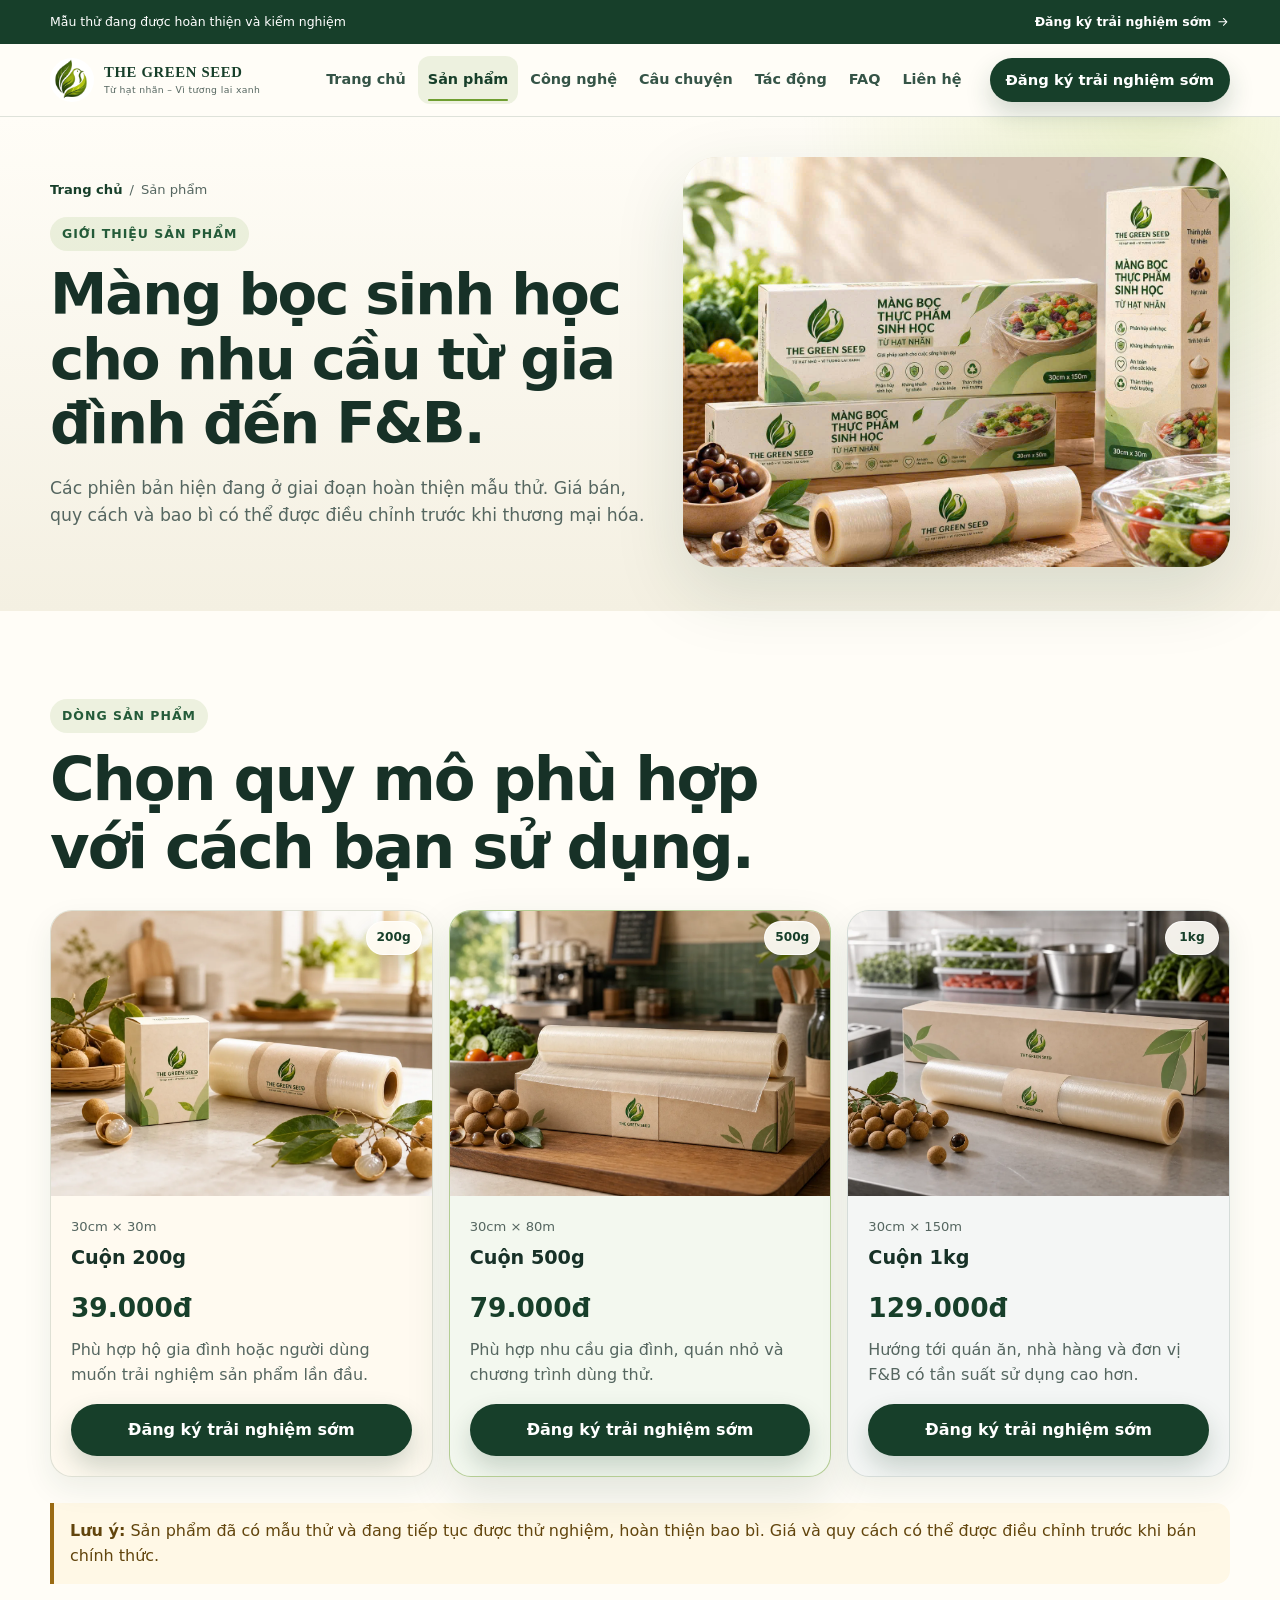
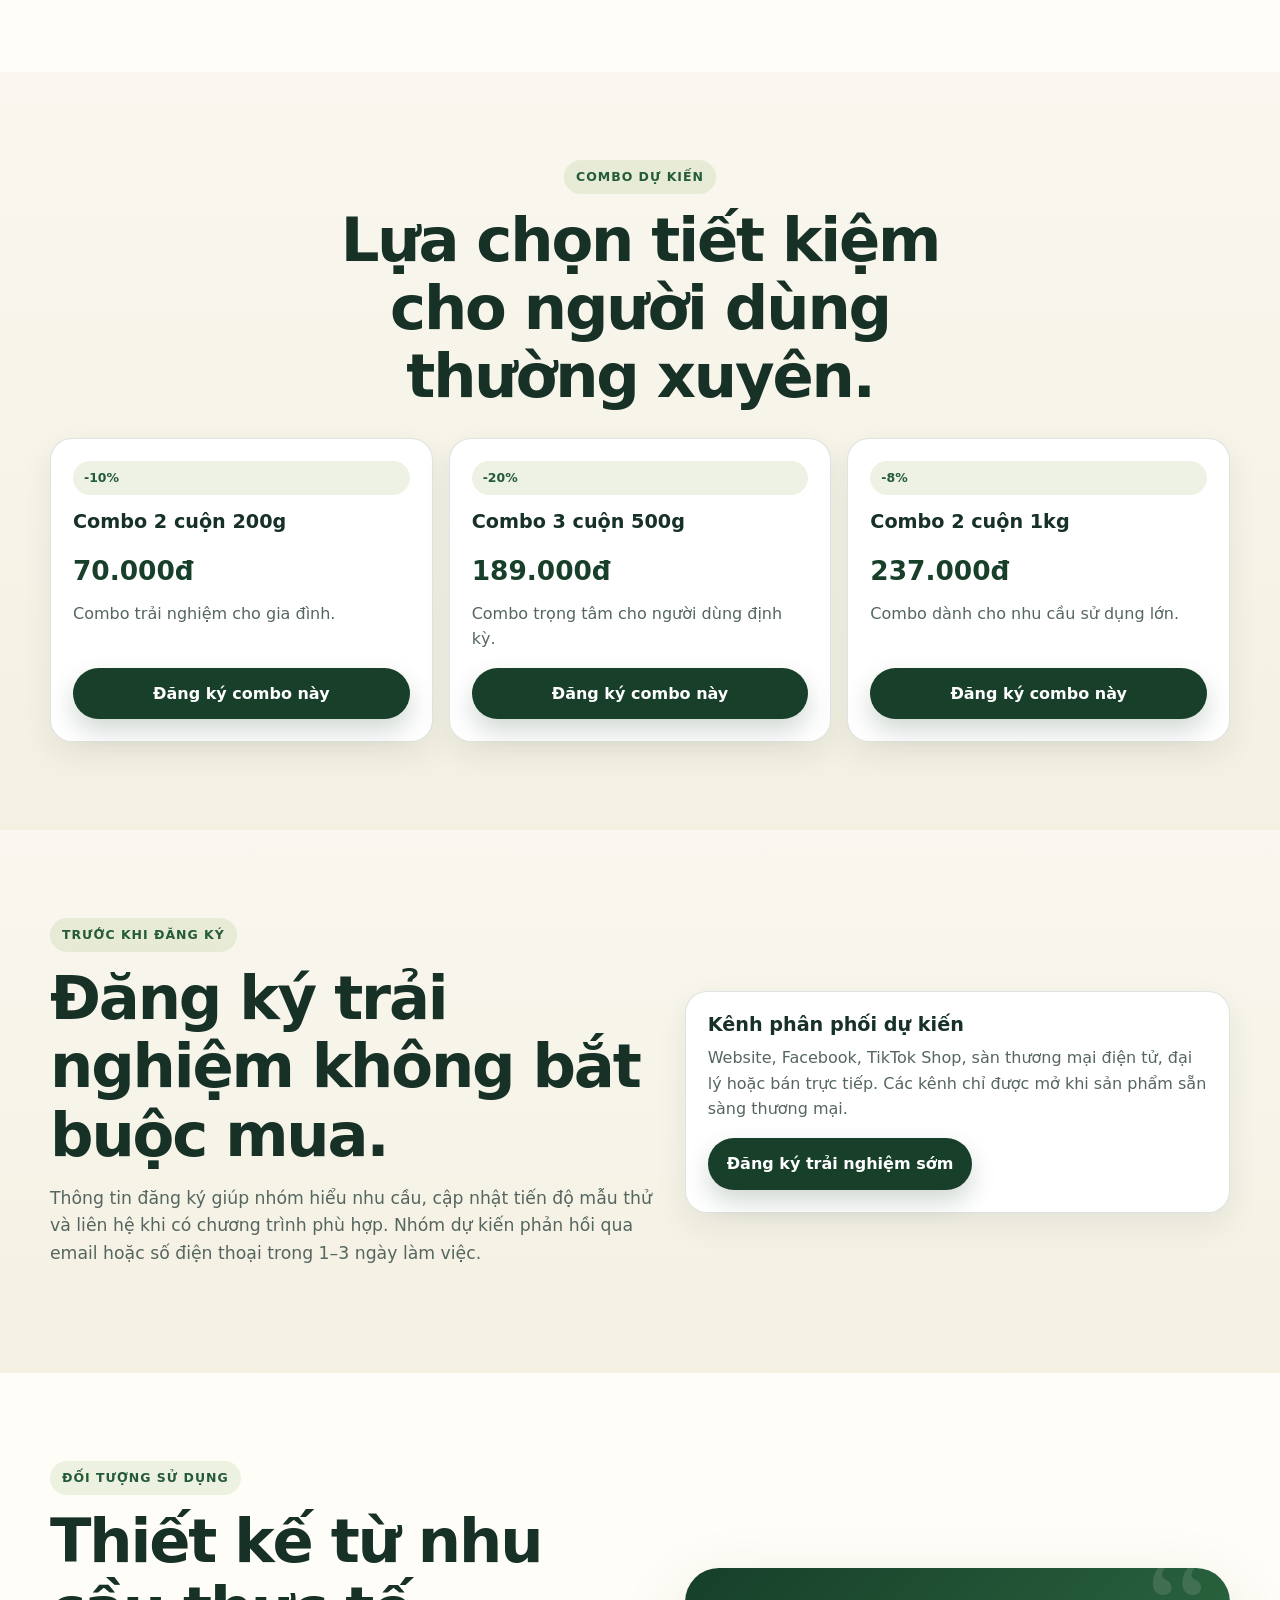
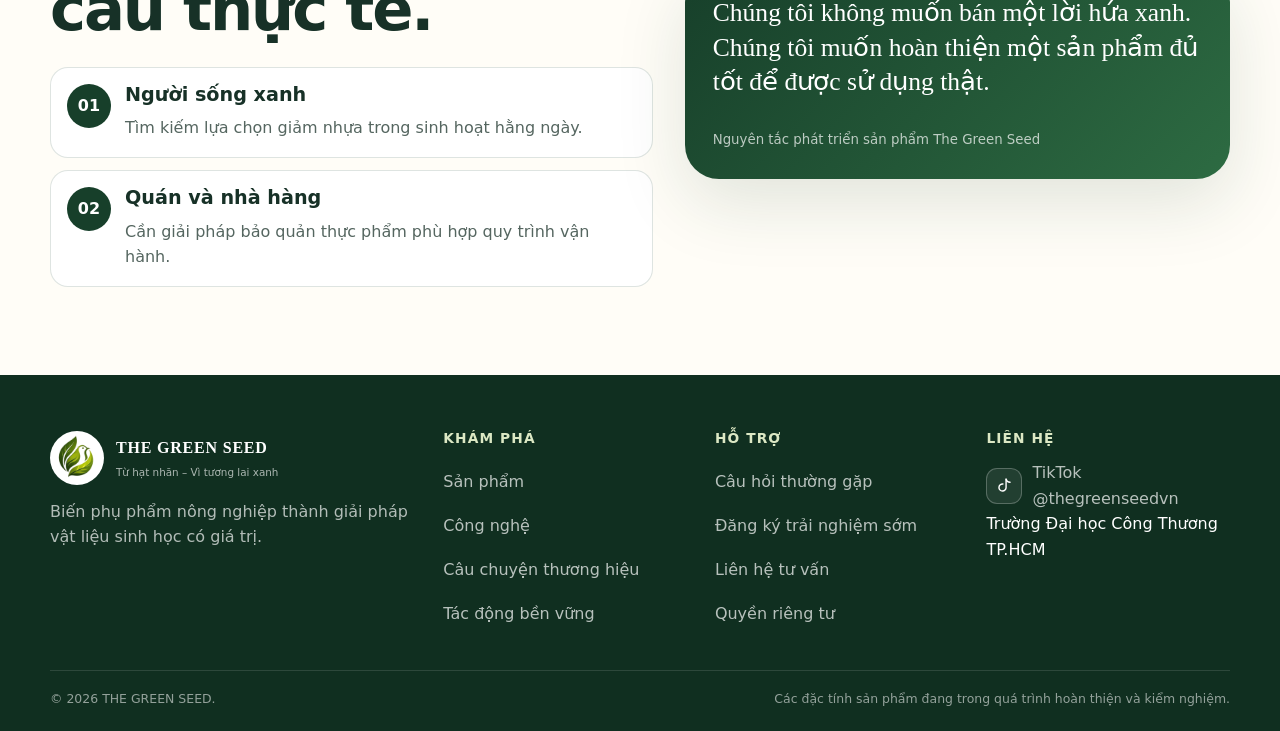
<file: san-pham.html>
<!doctype html>
<html lang="vi">
<head>
  <meta charset="utf-8">
  <meta name="viewport" content="width=device-width,initial-scale=1,viewport-fit=cover">
  <meta name="theme-color" content="#173f2a">
  <meta name="robots" content="noindex,nofollow,noarchive">
  <title>Sản phẩm | The Green Seed</title>
  <meta name="description" content="Các dòng màng bọc sinh học dự kiến của The Green Seed.">
  <link rel="canonical" href="https://doquoctan-514.github.io/the-green-seed/san-pham.html">
  <meta property="og:type" content="website"><meta property="og:site_name" content="The Green Seed">
  <meta property="og:title" content="Sản phẩm | The Green Seed"><meta property="og:description" content="Giá và quy cách dự kiến của các mẫu màng The Green Seed.">
  <meta property="og:url" content="https://doquoctan-514.github.io/the-green-seed/san-pham.html"><meta property="og:image" content="https://doquoctan-514.github.io/the-green-seed/assets/images/og-share.jpg"><meta name="twitter:card" content="summary_large_image">
  <link rel="icon" href="assets/images/favicon.png">
  <link rel="preload" as="image" href="assets/images/hero-product-v2.webp" type="image/webp" fetchpriority="high">
  <link rel="stylesheet" href="assets/css/styles.css?v=20260722-1">
</head>
<body>
  <a class="skip-link" href="#main">Bỏ qua điều hướng</a>
  <div data-site-header></div>
  <main id="main">
    
<section class="page-hero">
  <div class="container page-hero-grid">
    <div data-reveal>
      <div class="breadcrumbs"><a href="index.html">Trang chủ</a><span>/</span><span>Sản phẩm</span></div>
      <p class="eyebrow">Giới thiệu sản phẩm</p>
      <h1>Màng bọc sinh học cho nhu cầu từ gia đình đến F&amp;B.</h1>
      <p class="lead">Các phiên bản hiện đang ở giai đoạn hoàn thiện mẫu thử. Giá bán, quy cách và bao bì có thể được điều chỉnh trước khi thương mại hóa.</p>
    </div>
    <div class="media-card product-hero-media" data-reveal><img src="assets/images/hero-product-v2.webp" width="1200" height="800" alt="Hình minh họa cuộn màng mẫu, hộp kraft và hạt nhãn" fetchpriority="high" decoding="async"></div>
  </div>
</section>
<section class="section" id="dong-san-pham">
  <div class="container">
    <div class="section-head" data-reveal><p class="eyebrow">Dòng sản phẩm</p><h2>Chọn quy mô phù hợp với cách bạn sử dụng.</h2></div>
    <div class="product-grid">
      <article class="product-card product-card--200" data-product-index="0" data-reveal><div class="product-image"><img src="assets/images/product-200-home.webp" width="1200" height="900" alt="Hình minh họa mẫu cuộn 200g trong không gian bếp gia đình" loading="lazy" decoding="async"><span class="product-weight-badge" aria-hidden="true">200g</span></div><div class="product-body"><span class="product-meta" data-product-size>30cm × 30m</span><h3 data-product-name>Cuộn 200g</h3><div class="product-price" data-product-price>39.000đ</div><p class="muted">Phù hợp hộ gia đình hoặc người dùng muốn trải nghiệm sản phẩm lần đầu.</p><a class="button button-primary" data-product-cta href="lien-he.html?interest=trial&amp;product=200g&amp;source=product-card#form">Đăng ký trải nghiệm sớm</a></div></article>
      <article class="product-card product-card--featured" data-product-index="1" data-reveal><div class="product-image"><img src="assets/images/product-500-cafe.webp" width="1200" height="900" alt="Hình minh họa mẫu cuộn 500g tại quầy chuẩn bị của quán nhỏ" loading="lazy" decoding="async"><span class="product-weight-badge" aria-hidden="true">500g</span></div><div class="product-body"><span class="product-meta" data-product-size>30cm × 80m</span><h3 data-product-name>Cuộn 500g</h3><div class="product-price" data-product-price>79.000đ</div><p class="muted">Phù hợp nhu cầu gia đình, quán nhỏ và chương trình dùng thử.</p><a class="button button-primary" data-product-cta href="lien-he.html?interest=trial&amp;product=500g&amp;source=product-card#form">Đăng ký trải nghiệm sớm</a></div></article>
      <article class="product-card product-card--1kg" data-product-index="2" data-reveal><div class="product-image"><img src="assets/images/product-1kg-fnb.webp" width="1200" height="900" alt="Hình minh họa mẫu cuộn 1kg trong khu vực chuẩn bị thực phẩm F&amp;B" loading="lazy" decoding="async"><span class="product-weight-badge" aria-hidden="true">1kg</span></div><div class="product-body"><span class="product-meta" data-product-size>30cm × 150m</span><h3 data-product-name>Cuộn 1kg</h3><div class="product-price" data-product-price>129.000đ</div><p class="muted">Hướng tới quán ăn, nhà hàng và đơn vị F&amp;B có tần suất sử dụng cao hơn.</p><a class="button button-primary" data-product-cta href="lien-he.html?interest=trial&amp;product=1kg&amp;source=product-card#form">Đăng ký trải nghiệm sớm</a></div></article>
    </div>
    <div class="notice" style="margin-top:26px" data-reveal><strong>Lưu ý:</strong> Sản phẩm đã có mẫu thử và đang tiếp tục được thử nghiệm, hoàn thiện bao bì. Giá và quy cách có thể được điều chỉnh trước khi bán chính thức.</div>
  </div>
</section>
<section class="section section-soft">
  <div class="container">
    <div class="section-head center" data-reveal><p class="eyebrow">Combo dự kiến</p><h2>Lựa chọn tiết kiệm cho người dùng thường xuyên.</h2></div>
    <div class="card-grid three">
      <article class="card combo-card" data-combo-index="0" data-reveal><span class="chip" data-combo-discount>-10%</span><h3 style="margin-top:16px" data-combo-name>Combo 2 cuộn 200g</h3><div class="product-price" data-combo-price>70.000đ</div><p class="muted">Combo trải nghiệm cho gia đình.</p><a class="button button-primary" data-combo-cta href="lien-he.html?interest=trial&amp;product=combo-2x200g&amp;source=combo-card#form">Đăng ký combo này</a></article>
      <article class="card combo-card" data-combo-index="1" data-reveal><span class="chip" data-combo-discount>-20%</span><h3 style="margin-top:16px" data-combo-name>Combo 3 cuộn 500g</h3><div class="product-price" data-combo-price>189.000đ</div><p class="muted">Combo trọng tâm cho người dùng định kỳ.</p><a class="button button-primary" data-combo-cta href="lien-he.html?interest=trial&amp;product=combo-3x500g&amp;source=combo-card#form">Đăng ký combo này</a></article>
      <article class="card combo-card" data-combo-index="2" data-reveal><span class="chip" data-combo-discount>-8%</span><h3 style="margin-top:16px" data-combo-name>Combo 2 cuộn 1kg</h3><div class="product-price" data-combo-price>237.000đ</div><p class="muted">Combo dành cho nhu cầu sử dụng lớn.</p><a class="button button-primary" data-combo-cta href="lien-he.html?interest=trial&amp;product=combo-2x1kg&amp;source=combo-card#form">Đăng ký combo này</a></article>
    </div>
  </div>
</section>
<section class="section section-soft">
  <div class="container split">
    <div data-reveal><p class="eyebrow">Trước khi đăng ký</p><h2>Đăng ký trải nghiệm không bắt buộc mua.</h2><p class="lead">Thông tin đăng ký giúp nhóm hiểu nhu cầu, cập nhật tiến độ mẫu thử và liên hệ khi có chương trình phù hợp. Nhóm dự kiến phản hồi qua email hoặc số điện thoại trong 1–3 ngày làm việc.</p></div>
    <div class="card" data-reveal><h3>Kênh phân phối dự kiến</h3><p class="muted">Website, Facebook, TikTok Shop, sàn thương mại điện tử, đại lý hoặc bán trực tiếp. Các kênh chỉ được mở khi sản phẩm sẵn sàng thương mại.</p><a class="button button-primary" href="lien-he.html?interest=trial&amp;source=product-page#form">Đăng ký trải nghiệm sớm</a></div>
  </div>
</section>
<section class="section">
  <div class="container split">
    <div data-reveal><p class="eyebrow">Đối tượng sử dụng</p><h2>Thiết kế từ nhu cầu thực tế.</h2><div class="steps">
      <div class="step"><span class="step-number">01</span><div><h3>Người sống xanh</h3><p>Tìm kiếm lựa chọn giảm nhựa trong sinh hoạt hằng ngày.</p></div></div>
      <div class="step"><span class="step-number">02</span><div><h3>Quán và nhà hàng</h3><p>Cần giải pháp bảo quản thực phẩm phù hợp quy trình vận hành.</p></div></div>
    </div></div>
    <div class="quote" data-reveal><span class="quote-mark" aria-hidden="true">“</span><p>Chúng tôi không muốn bán một lời hứa xanh. Chúng tôi muốn hoàn thiện một sản phẩm đủ tốt để được sử dụng thật.</p><small>Nguyên tắc phát triển sản phẩm The Green Seed</small></div>
  </div>
</section>

  </main>
  <div data-site-footer></div>
  <script src="assets/js/content.js?v=20260722-1"></script>
  <script src="assets/js/site.js?v=20260721-5"></script>
</body>
</html>
</file>
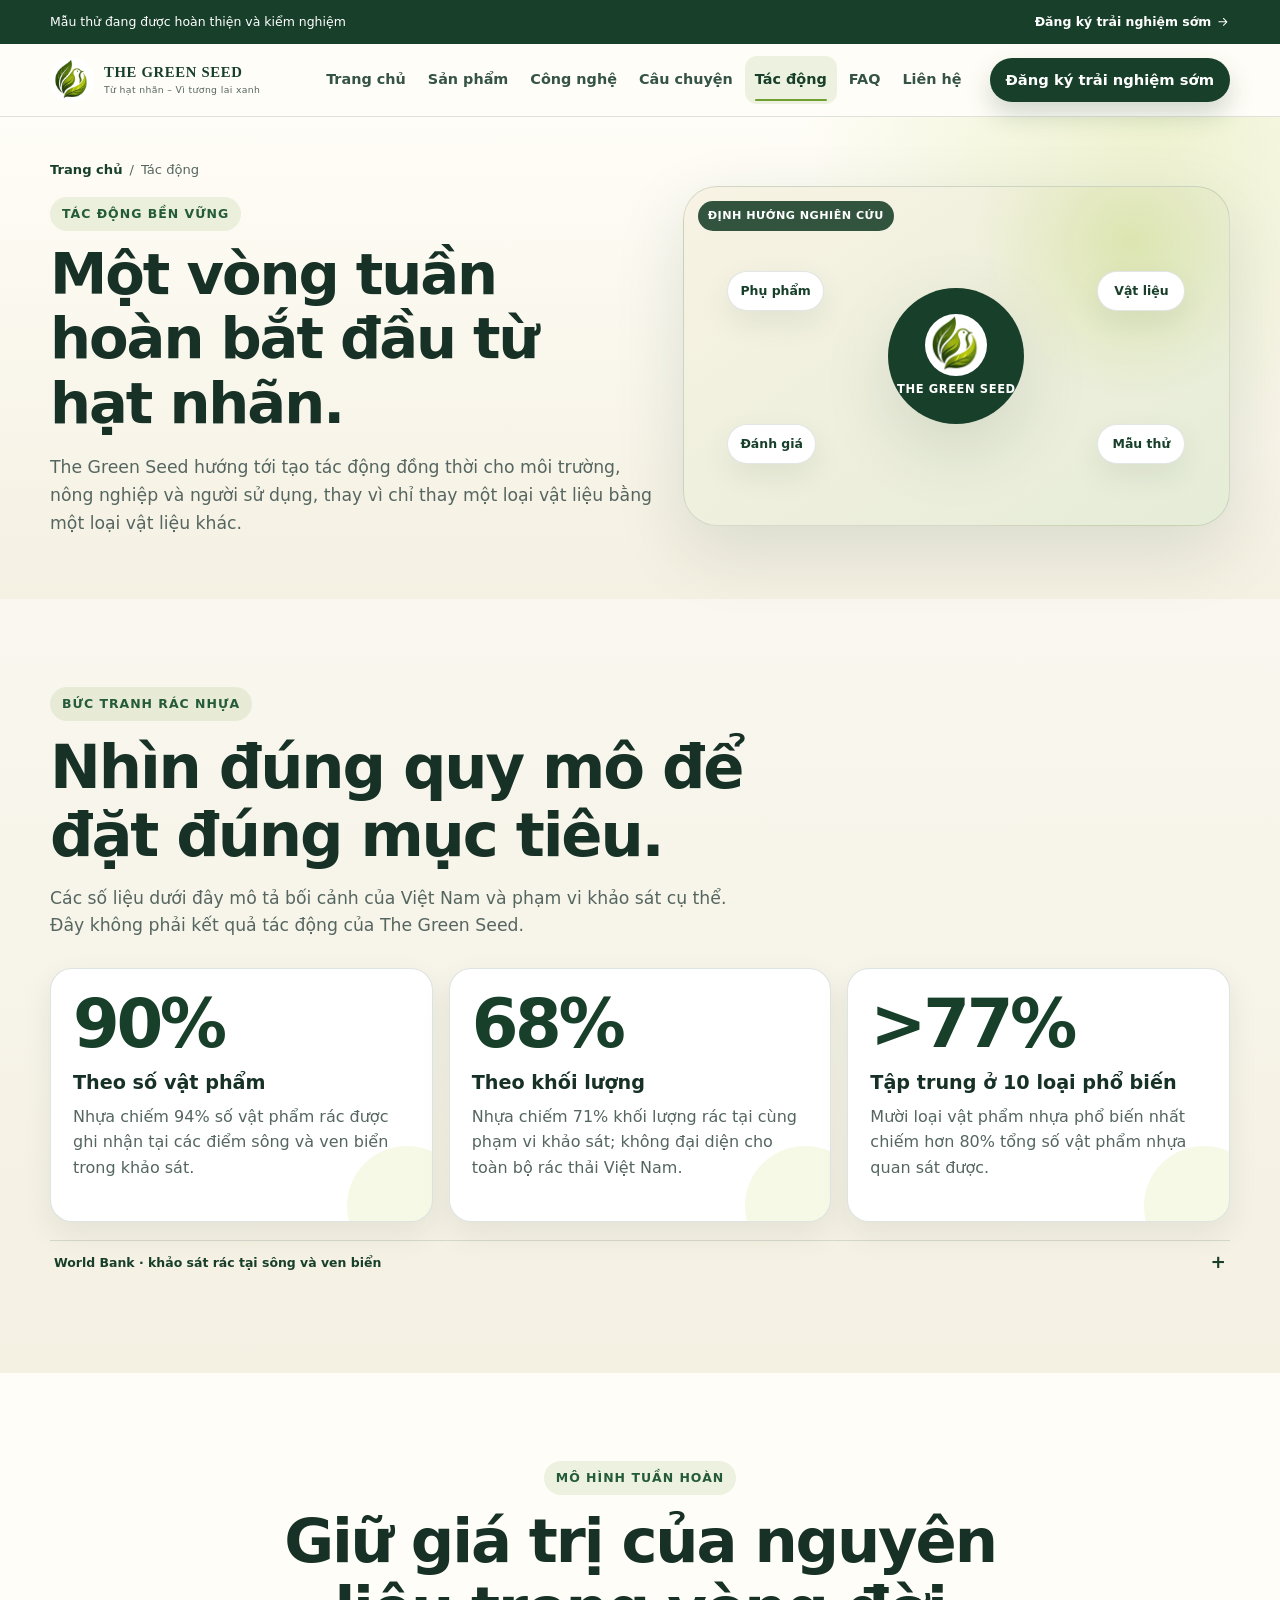
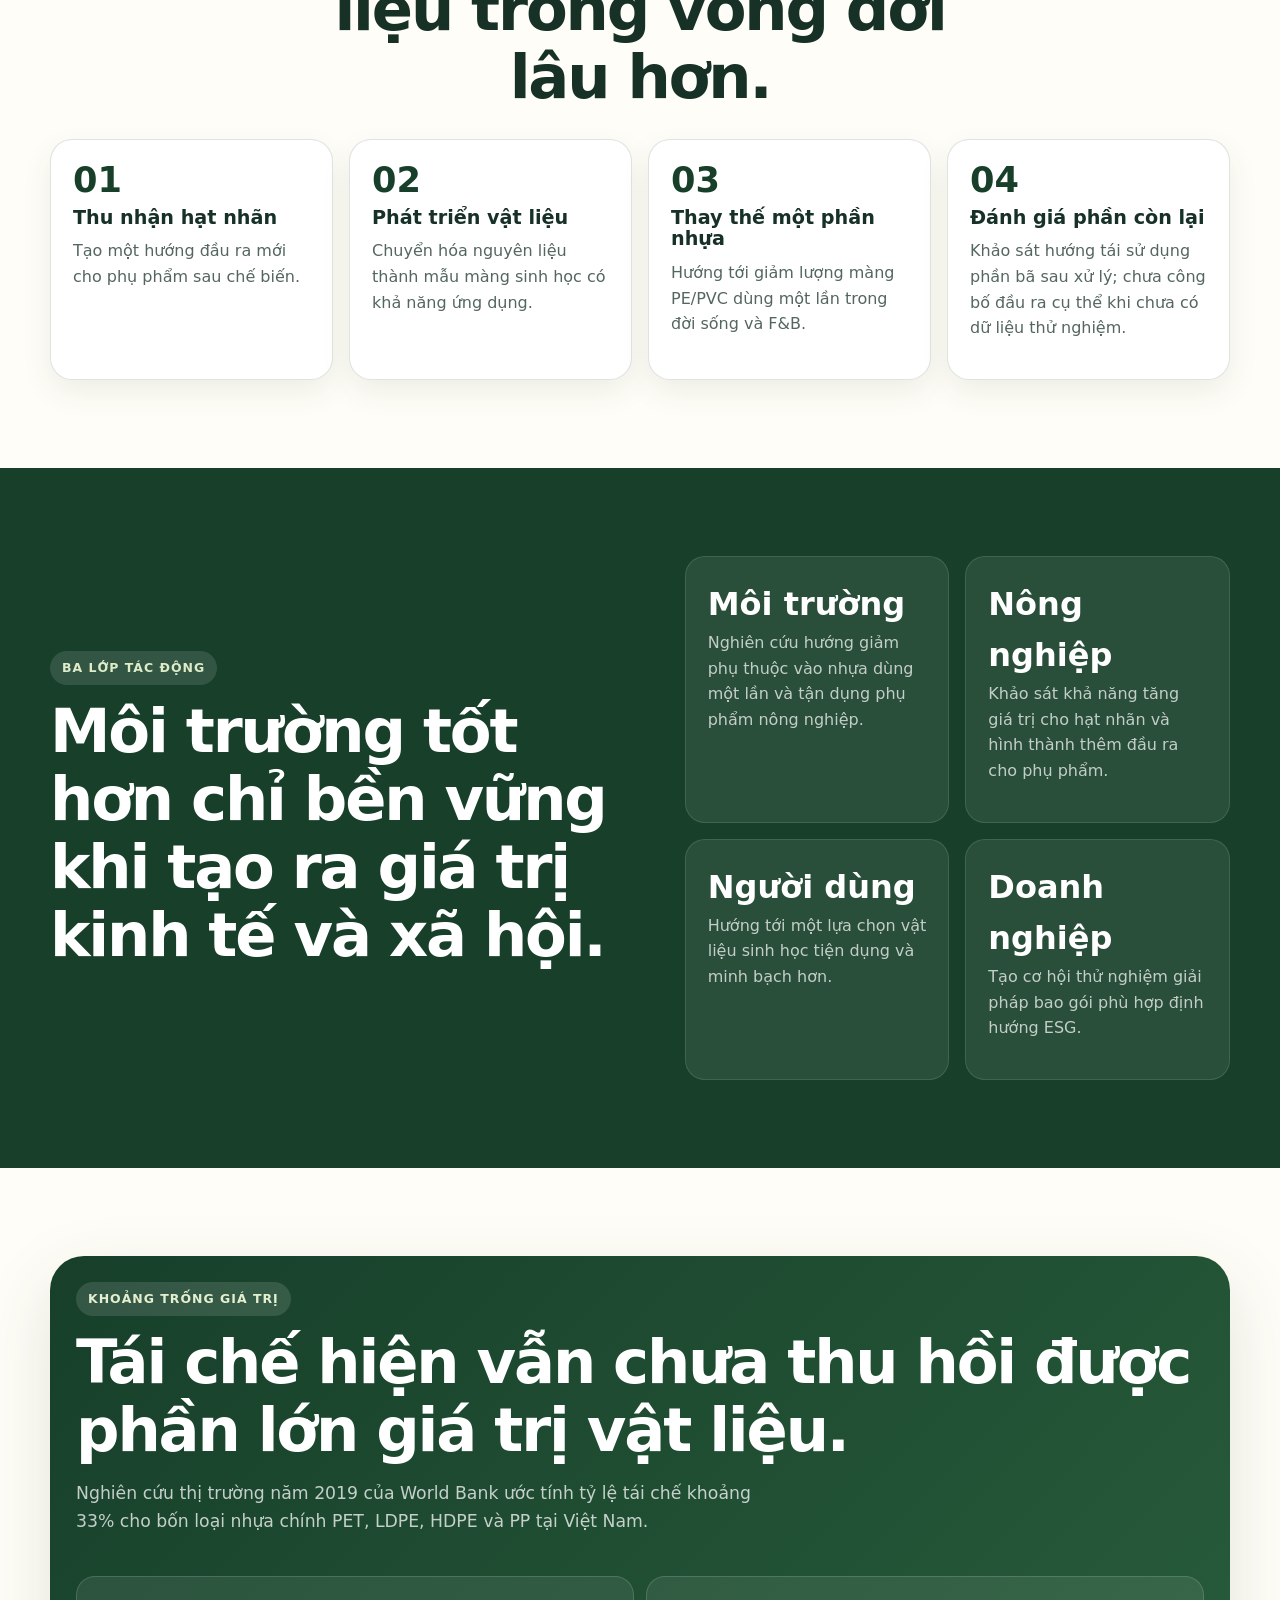
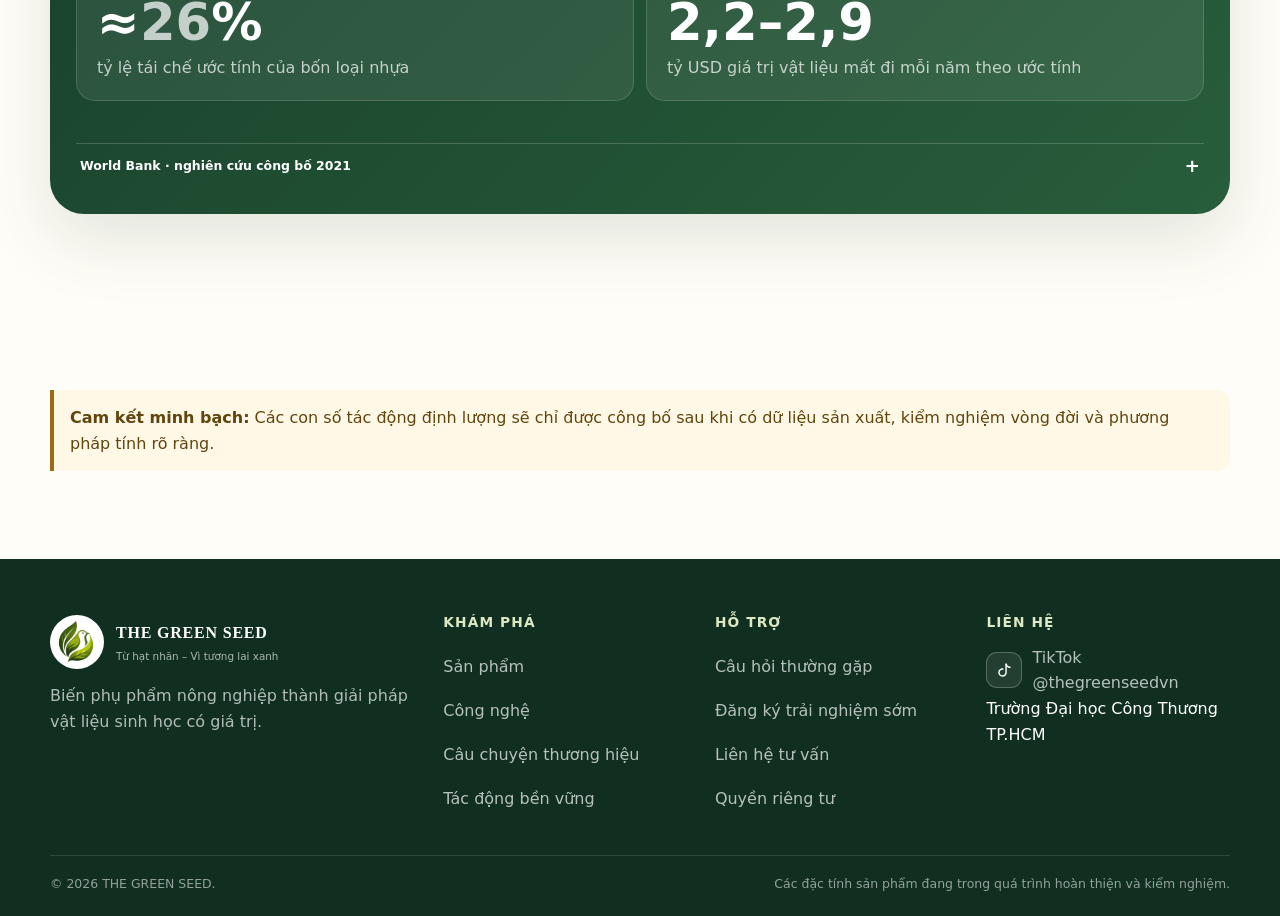
<file: tac-dong.html>
<!doctype html>
<html lang="vi">
<head>
  <meta charset="utf-8">
  <meta name="viewport" content="width=device-width,initial-scale=1,viewport-fit=cover">
  <meta name="theme-color" content="#173f2a">
  <meta name="robots" content="noindex,nofollow,noarchive">
  <title>Tác động bền vững | The Green Seed</title>
  <meta name="description" content="Mô hình kinh tế tuần hoàn và tác động The Green Seed hướng tới.">
  <link rel="canonical" href="https://doquoctan-514.github.io/the-green-seed/tac-dong.html">
  <meta property="og:type" content="website"><meta property="og:site_name" content="The Green Seed"><meta property="og:title" content="Tác động bền vững | The Green Seed">
  <meta property="og:description" content="Định hướng tuần hoàn và các tác động The Green Seed đang nghiên cứu."><meta property="og:url" content="https://doquoctan-514.github.io/the-green-seed/tac-dong.html"><meta property="og:image" content="https://doquoctan-514.github.io/the-green-seed/assets/images/og-share.jpg"><meta name="twitter:card" content="summary_large_image">
  <link rel="icon" href="assets/images/favicon.png">
  <link rel="stylesheet" href="assets/css/styles.css?v=20260722-1">
</head>
<body>
  <a class="skip-link" href="#main">Bỏ qua điều hướng</a>
  <div data-site-header></div>
  <main id="main">
    
<section class="page-hero">
  <div class="container page-hero-grid">
    <div data-reveal>
      <div class="breadcrumbs"><a href="index.html">Trang chủ</a><span>/</span><span>Tác động</span></div>
      <p class="eyebrow">Tác động bền vững</p>
      <h1>Một vòng tuần hoàn bắt đầu từ hạt nhãn.</h1>
      <p class="lead">The Green Seed hướng tới tạo tác động đồng thời cho môi trường, nông nghiệp và người sử dụng, thay vì chỉ thay một loại vật liệu bằng một loại vật liệu khác.</p>
    </div>
    <div class="cycle-visual" data-reveal role="img" aria-label="Minh họa định hướng tuần hoàn gồm phụ phẩm hạt nhãn, nghiên cứu vật liệu, mẫu thử và đánh giá vòng đời">
      <span class="visual-note">Định hướng nghiên cứu</span>
      <div class="cycle-center"><img src="assets/images/logo-mark.png" width="128" height="126" alt=""><strong>THE GREEN SEED</strong></div>
      <span class="cycle-node node-a">Phụ phẩm</span><span class="cycle-node node-b">Vật liệu</span><span class="cycle-node node-c">Mẫu thử</span><span class="cycle-node node-d">Đánh giá</span>
    </div>
  </div>
</section>
<section class="section section-soft">
  <div class="container">
    <div class="section-head" data-reveal><p class="eyebrow">Bức tranh rác nhựa</p><h2>Nhìn đúng quy mô để đặt đúng mục tiêu.</h2><p class="lead">Các số liệu dưới đây mô tả bối cảnh của Việt Nam và phạm vi khảo sát cụ thể. Đây không phải kết quả tác động của The Green Seed.</p></div>
    <div class="impact-evidence-grid">
      <article class="impact-evidence-card" data-reveal><strong><span data-counter data-target="94">94</span>%</strong><h3>Theo số vật phẩm</h3><p>Nhựa chiếm 94% số vật phẩm rác được ghi nhận tại các điểm sông và ven biển trong khảo sát.</p></article>
      <article class="impact-evidence-card" data-reveal><strong><span data-counter data-target="71">71</span>%</strong><h3>Theo khối lượng</h3><p>Nhựa chiếm 71% khối lượng rác tại cùng phạm vi khảo sát; không đại diện cho toàn bộ rác thải Việt Nam.</p></article>
      <article class="impact-evidence-card" data-reveal><strong>&gt;<span data-counter data-target="80">80</span>%</strong><h3>Tập trung ở 10 loại phổ biến</h3><p>Mười loại vật phẩm nhựa phổ biến nhất chiếm hơn 80% tổng số vật phẩm nhựa quan sát được.</p></article>
    </div>
    <details class="source-note source-note-wide" data-reveal><summary>World Bank · khảo sát rác tại sông và ven biển</summary><p>Phạm vi và phương pháp khảo sát quyết định cách diễn giải các tỷ lệ trên.</p><a href="https://www.worldbank.org/vi/news/press-release/2022/07/25/a-roadmap-to-stop-single-use-plastic-pollution-in-vietnam" target="_blank" rel="noopener noreferrer">Xem nguồn dữ liệu</a></details>
  </div>
</section>
<section class="section">
  <div class="container">
    <div class="section-head center" data-reveal><p class="eyebrow">Mô hình tuần hoàn</p><h2>Giữ giá trị của nguyên liệu trong vòng đời lâu hơn.</h2></div>
    <div class="impact-grid">
      <article class="feature-card" data-reveal><div class="stat-number">01</div><h3>Thu nhận hạt nhãn</h3><p class="muted">Tạo một hướng đầu ra mới cho phụ phẩm sau chế biến.</p></article>
      <article class="feature-card" data-reveal><div class="stat-number">02</div><h3>Phát triển vật liệu</h3><p class="muted">Chuyển hóa nguyên liệu thành mẫu màng sinh học có khả năng ứng dụng.</p></article>
      <article class="feature-card" data-reveal><div class="stat-number">03</div><h3>Thay thế một phần nhựa</h3><p class="muted">Hướng tới giảm lượng màng PE/PVC dùng một lần trong đời sống và F&amp;B.</p></article>
      <article class="feature-card" data-reveal><div class="stat-number">04</div><h3>Đánh giá phần còn lại</h3><p class="muted">Khảo sát hướng tái sử dụng phần bã sau xử lý; chưa công bố đầu ra cụ thể khi chưa có dữ liệu thử nghiệm.</p></article>
    </div>
  </div>
</section>
<section class="section section-dark">
  <div class="container split">
    <div data-reveal><p class="eyebrow">Ba lớp tác động</p><h2>Môi trường tốt hơn chỉ bền vững khi tạo ra giá trị kinh tế và xã hội.</h2></div>
    <div class="card-grid">
      <div class="metric" data-reveal><strong>Môi trường</strong><p class="muted">Nghiên cứu hướng giảm phụ thuộc vào nhựa dùng một lần và tận dụng phụ phẩm nông nghiệp.</p></div>
      <div class="metric" data-reveal><strong>Nông nghiệp</strong><p class="muted">Khảo sát khả năng tăng giá trị cho hạt nhãn và hình thành thêm đầu ra cho phụ phẩm.</p></div>
      <div class="metric" data-reveal><strong>Người dùng</strong><p class="muted">Hướng tới một lựa chọn vật liệu sinh học tiện dụng và minh bạch hơn.</p></div>
      <div class="metric" data-reveal><strong>Doanh nghiệp</strong><p class="muted">Tạo cơ hội thử nghiệm giải pháp bao gói phù hợp định hướng ESG.</p></div>
    </div>
  </div>
</section>
<section class="section">
  <div class="container circularity-panel" data-reveal>
    <div><p class="eyebrow">Khoảng trống giá trị</p><h2>Tái chế hiện vẫn chưa thu hồi được phần lớn giá trị vật liệu.</h2><p class="lead">Nghiên cứu thị trường năm 2019 của World Bank ước tính tỷ lệ tái chế khoảng 33% cho bốn loại nhựa chính PET, LDPE, HDPE và PP tại Việt Nam.</p></div>
    <div class="circularity-numbers"><article><strong>≈<span data-counter data-target="33">33</span>%</strong><span>tỷ lệ tái chế ước tính của bốn loại nhựa</span></article><article><strong>2,2–2,9</strong><span>tỷ USD giá trị vật liệu mất đi mỗi năm theo ước tính</span></article></div>
    <details class="source-note source-note-wide"><summary>World Bank · nghiên cứu công bố 2021</summary><p>Số liệu sử dụng dữ liệu thị trường năm 2019 và chỉ áp dụng cho PET, LDPE, HDPE, PP.</p><a href="https://www.worldbank.org/en/country/vietnam/publication/market-study-for-vietnam-plastics-circularity-opportunities-and-barriers" target="_blank" rel="noopener noreferrer">Xem nghiên cứu</a></details>
  </div>
</section>
<section class="section">
  <div class="container">
    <div class="notice" data-reveal><strong>Cam kết minh bạch:</strong> Các con số tác động định lượng sẽ chỉ được công bố sau khi có dữ liệu sản xuất, kiểm nghiệm vòng đời và phương pháp tính rõ ràng.</div>
  </div>
</section>

  </main>
  <div data-site-footer></div>
  <script src="assets/js/content.js?v=20260722-1"></script>
  <script src="assets/js/site.js?v=20260721-5"></script>
</body>
</html>
</file>
<file: assets/css/styles.css>
:root{
  --forest:#173f2a;
  --forest-2:#245b39;
  --leaf:#6f9e31;
  --lime:#a9c832;
  --cream:#f7f4e8;
  --paper:#fffdf7;
  --sand:#e8dfc8;
  --ink:#173127;
  --muted:#556660;
  --line:rgba(23,63,42,.14);
  --warning:#9a6b14;
  --white:#fff;
  --radius-sm:14px;
  --radius:22px;
  --radius-lg:34px;
  --shadow-sm:0 12px 30px rgba(23,63,42,.08);
  --shadow:0 24px 70px rgba(23,63,42,.13);
  --container:1180px;
  --section:64px;
  --motion-fast:160ms;
  --motion-base:260ms;
  --motion-slow:520ms;
  --motion-reveal:640ms;
  --motion-ease:cubic-bezier(.22,1,.36,1);
  --motion-ease-out:cubic-bezier(.16,1,.3,1);
  --motion-distance:18px;
}
*{box-sizing:border-box}
html{scroll-behavior:smooth;scroll-padding-top:128px}
body{
  margin:0;
  color:var(--ink);
  background:var(--paper);
  font-family:Inter,ui-sans-serif,system-ui,-apple-system,BlinkMacSystemFont,"Segoe UI",sans-serif;
  line-height:1.6;
  -webkit-font-smoothing:antialiased;
  overflow-wrap:break-word;
}
body.nav-open{overflow:hidden}
img{display:block;max-width:100%}
a{color:inherit;text-decoration:none}
button,input,select,textarea{font:inherit}
button{cursor:pointer}
svg{width:1.1em;height:1.1em}
.container{width:min(calc(100% - 32px),var(--container));margin-inline:auto}
.section{padding:var(--section) 0}
.section-soft{background:linear-gradient(180deg,#f9f7ef 0%,#f4f0e2 100%)}
.section-dark{background:var(--forest);color:var(--white)}
.section-head{max-width:720px;margin-bottom:28px}
.section-head.center{text-align:center;margin-inline:auto}
.eyebrow{
  display:inline-flex;align-items:center;gap:8px;
  margin:0 0 12px;padding:7px 12px;border-radius:999px;
  background:rgba(111,158,49,.12);color:var(--forest-2);
  font-size:.78rem;font-weight:800;letter-spacing:.08em;text-transform:uppercase;
}
.section-dark .eyebrow{background:rgba(255,255,255,.12);color:#dfecc8}
h1,h2,h3,p{margin-top:0}
h1,h2,h3{line-height:1.12;overflow-wrap:normal;word-break:normal;hyphens:none}
h1,h2{font-family:inherit;font-weight:850;letter-spacing:-.035em}
h1{font-size:clamp(2.55rem,8.2vw,5.4rem);margin-bottom:18px}
h2{font-size:clamp(2rem,6.6vw,3.8rem);margin-bottom:16px}
h3{font-size:1.2rem;margin-bottom:10px}
.lead{font-size:1.08rem;color:var(--muted);max-width:62ch}
.section-dark .lead,.section-dark .muted{color:rgba(255,255,255,.72)}
.muted{color:var(--muted)}
.small{font-size:.88rem}
.kicker{font-weight:800;color:var(--forest-2)}
.button-row{display:flex;flex-direction:column;gap:12px;margin-top:24px}
.button{
  min-height:48px;padding:12px 18px;border-radius:999px;
  display:inline-flex;align-items:center;justify-content:center;gap:9px;
  position:relative;overflow:hidden;isolation:isolate;
  border:1px solid transparent;font-weight:800;
  transition:transform var(--motion-fast) var(--motion-ease),background-color var(--motion-base) ease,
    border-color var(--motion-base) ease,box-shadow var(--motion-base) var(--motion-ease);
}
.button-primary{background:var(--forest);color:#fff;box-shadow:0 12px 26px rgba(23,63,42,.2)}
.button-secondary{background:transparent;border-color:var(--line);color:var(--forest)}
.button-ghost-light{background:transparent;color:#fff;border-color:rgba(255,255,255,.34)}
.button-light{background:#fff;color:var(--forest)}
.button-small{min-height:44px;padding:9px 15px;font-size:.92rem}
.button svg,.text-link svg{transition:transform var(--motion-base) var(--motion-ease)}
.button:active{transform:translateY(1px) scale(.985)}
.text-link{
  display:inline-flex;align-items:center;gap:8px;min-height:44px;padding:7px 0;color:var(--forest-2);font-weight:800;
  transition:color var(--motion-fast) ease,gap var(--motion-base) var(--motion-ease)
}
.button:disabled{cursor:wait;opacity:.68;transform:none}
a:focus-visible,button:focus-visible,input:focus-visible,select:focus-visible,textarea:focus-visible,[tabindex]:focus-visible{
  outline:3px solid var(--lime);outline-offset:3px
}
.skip-link{position:fixed;left:12px;top:-100px;z-index:9999;background:#fff;padding:10px 14px;border-radius:10px}
.skip-link:focus{top:12px}
.announcement{background:var(--forest);color:#fff;font-size:.78rem}
.announcement-inner{min-height:44px;display:flex;align-items:center;justify-content:center;gap:10px;text-align:center}
.announcement-inner span{display:none}
.announcement a{display:inline-flex;align-items:center;gap:5px;min-height:44px;font-weight:800}
[data-site-header]{position:sticky;top:0;z-index:50}
.site-header{
  position:relative;background:rgba(255,253,247,.98);border-bottom:1px solid var(--line);
  transition:background-color var(--motion-base) ease,box-shadow var(--motion-base) ease,border-color var(--motion-base) ease
}
.site-header.is-scrolled{
  background:rgba(255,253,247,.99);border-color:rgba(23,63,42,.1);
  box-shadow:0 10px 34px rgba(23,63,42,.09)
}
.header-inner{min-height:72px;display:flex;align-items:center;justify-content:space-between;position:relative}
.brand{display:flex;align-items:center;gap:10px;min-width:0;min-height:44px}
.brand img{width:44px;height:44px;object-fit:contain;border-radius:50%;background:#fff}
.brand-copy{display:grid;line-height:1.05}
.brand-copy strong{font-family:"Times New Roman",Times,serif;font-size:.92rem;letter-spacing:.045em;color:var(--forest)}
.brand-copy small{display:none;margin-top:5px;font-size:.58rem;letter-spacing:.04em;color:var(--muted);white-space:nowrap}
.nav-toggle{
  width:46px;height:46px;border-radius:14px;border:1px solid var(--line);
  background:#fff;color:var(--forest);display:grid;place-items:center;
  transition:transform var(--motion-fast) var(--motion-ease),background-color var(--motion-fast) ease,
    border-color var(--motion-fast) ease
}
.nav-toggle:active{transform:scale(.96)}
.toggle-open,.toggle-close{
  grid-area:1/1;display:inline-flex;transition:opacity var(--motion-fast) ease,transform var(--motion-base) var(--motion-ease)
}
.toggle-open{opacity:1;transform:rotate(0) scale(1)}
.toggle-close{opacity:0;transform:rotate(-45deg) scale(.82)}
.nav-toggle[aria-expanded="true"] .toggle-open{opacity:0;transform:rotate(45deg) scale(.82)}
.nav-toggle[aria-expanded="true"] .toggle-close{opacity:1;transform:rotate(0) scale(1)}
.site-nav{
  position:fixed;inset:var(--nav-top,116px) 0 0;background:var(--paper);
  padding:20px 16px calc(32px + env(safe-area-inset-bottom));display:flex;flex-direction:column;
  overflow-y:auto;overscroll-behavior:contain;border-top:1px solid var(--line);
  opacity:0;visibility:hidden;pointer-events:none;transform:translate3d(0,-8px,0);
  transition:opacity var(--motion-base) ease,transform var(--motion-base) var(--motion-ease),
    visibility 0s linear var(--motion-base)
}
.site-nav.is-open{
  opacity:1;visibility:visible;pointer-events:auto;transform:none;
  transition-delay:0s
}
.nav-list{display:flex;flex-direction:column;gap:4px}
.nav-link{position:relative;display:flex;align-items:center;min-height:48px;padding:10px 12px 10px 16px;border-radius:12px;font-weight:750;color:#355447}
.nav-link:hover,.nav-link.is-active{background:rgba(111,158,49,.12);color:var(--forest)}
.nav-link.is-active::before{content:"";position:absolute;left:5px;top:12px;bottom:12px;width:3px;border-radius:999px;background:var(--leaf)}
.nav-cta{margin-top:16px;width:100%}
.hero{position:relative;overflow:hidden;padding:44px 0 64px;background:
  radial-gradient(circle at 90% 8%,rgba(169,200,50,.25),transparent 34%),
  radial-gradient(circle at -10% 80%,rgba(111,158,49,.18),transparent 34%),
  linear-gradient(180deg,#fffdf7,#f5f0df)}
.hero-grid{display:grid;gap:32px;align-items:center}
.hero-copy{position:relative;z-index:2}
.hero-copy .lead{font-size:1.06rem}
.hero-note{margin-top:18px;font-size:.83rem;color:var(--muted);display:flex;gap:8px;align-items:flex-start}
.hero-note::before{content:"";width:8px;height:8px;margin-top:8px;flex:0 0 auto;border-radius:50%;background:var(--lime)}
.trust-row{display:grid;grid-template-columns:1fr;gap:10px;margin-top:26px}
.trust-item{display:flex;align-items:center;gap:10px;padding:12px 14px;border:1px solid var(--line);background:rgba(255,255,255,.65);border-radius:14px;font-size:.9rem;font-weight:700}
.trust-dot{width:9px;height:9px;border-radius:50%;background:var(--leaf);box-shadow:0 0 0 5px rgba(111,158,49,.12)}
.hero-visual{position:relative}
.hero-frame{position:relative;overflow:hidden;border-radius:30px;background:#e6dfc9;box-shadow:var(--shadow);aspect-ratio:4/3}
.hero-frame img{
  width:100%;height:100%;object-fit:cover;
  transition:transform 900ms var(--motion-ease)
}
.hero-badge{
  position:absolute;left:14px;bottom:14px;right:14px;padding:15px 16px;
  border-radius:18px;background:rgba(255,253,247,.9);backdrop-filter:blur(12px);
  border:1px solid rgba(255,255,255,.55);box-shadow:var(--shadow-sm)
}
.hero-badge strong{display:block}
.hero-badge span{font-size:.84rem;color:var(--muted)}
.hero-seal{
  position:absolute;right:-8px;top:-18px;width:86px;height:86px;border-radius:50%;
  background:var(--forest);color:#fff;display:grid;place-items:center;text-align:center;
  font-size:.72rem;font-weight:900;line-height:1.1;transform:rotate(7deg);box-shadow:var(--shadow-sm)
}
.stats-grid,.card-grid,.product-grid,.impact-grid,.footer-grid{display:grid;grid-template-columns:1fr;gap:16px}
.stat-card,.card,.product-card,.feature-card{
  border:1px solid var(--line);background:#fff;border-radius:var(--radius);
  padding:22px;box-shadow:var(--shadow-sm);
  transition:transform var(--motion-base) var(--motion-ease),border-color var(--motion-base) ease,
    box-shadow var(--motion-base) var(--motion-ease)
}
.stat-number{font-size:2.2rem;line-height:1;font-weight:900;color:var(--forest);margin-bottom:10px}
.icon-box{
  width:48px;height:48px;border-radius:15px;display:grid;place-items:center;background:rgba(111,158,49,.14);color:var(--forest);margin-bottom:18px;
  transition:transform var(--motion-base) var(--motion-ease),background-color var(--motion-base) ease
}
.icon-box svg{width:24px;height:24px}
.split{display:grid;gap:32px;align-items:center}
.split > *,.form-card,.form-grid > *{min-width:0}
.media-card{position:relative;aspect-ratio:4/3;border-radius:var(--radius-lg);overflow:hidden;background:#e9e1cb;box-shadow:var(--shadow)}
.media-card img{
  width:100%;height:100%;object-fit:cover;
  transition:transform 800ms var(--motion-ease)
}
.product-hero-media{aspect-ratio:16/9}
.product-hero-media img{object-position:center bottom}
.process-visual,.project-card,.cycle-visual{
  position:relative;width:100%;min-width:0;min-height:320px;border:1px solid var(--line);border-radius:var(--radius-lg);
  overflow:hidden;background:
    radial-gradient(circle at 82% 16%,rgba(169,200,50,.26),transparent 30%),
    linear-gradient(145deg,#f8f3e4,#e5ecd7);box-shadow:var(--shadow)
}
.visual-note{
  position:absolute;left:14px;top:14px;padding:6px 10px;border-radius:999px;background:rgba(23,63,42,.88);color:#fff;
  font-size:.7rem;font-weight:850;letter-spacing:.04em;text-transform:uppercase
}
.process-visual{display:grid;grid-template-columns:1fr;gap:8px;align-content:center;padding:64px 22px 52px;text-align:center}
.process-visual strong{font-size:.88rem;color:var(--forest)}
.process-visual > span[aria-hidden]{font-size:1.5rem;font-weight:900;color:var(--leaf);transform:rotate(90deg)}
.process-visual-mark{position:absolute;right:18px;top:14px;width:46px;height:46px;border-radius:50%;overflow:hidden;background:#fff}
.process-visual-mark img{width:100%;height:100%;object-fit:contain}
.process-visual small{position:absolute;left:22px;right:22px;bottom:18px;color:var(--muted);font-size:.74rem}
.project-card{display:grid;place-content:center;justify-items:center;gap:10px;padding:58px 28px 30px;text-align:center}
.project-card img{width:92px;height:92px;object-fit:contain;border-radius:50%;background:#fff;box-shadow:var(--shadow-sm)}
.project-card strong{font-family:"Times New Roman",Times,serif;font-size:1.55rem;letter-spacing:.06em;color:var(--forest)}
.project-card span:not(.visual-note){font-weight:800;color:var(--forest-2)}
.project-card small{color:var(--muted)}
.cycle-visual{min-height:340px}
.cycle-center{position:absolute;left:50%;top:50%;width:108px;height:108px;transform:translate(-50%,-50%);border-radius:50%;display:grid;place-content:center;justify-items:center;gap:4px;background:var(--forest);color:#fff;box-shadow:var(--shadow)}
.cycle-center img{width:48px;height:48px;object-fit:contain;border-radius:50%;background:#fff}
.cycle-center strong{font-size:.72rem;letter-spacing:.05em}
.cycle-node{position:absolute;min-width:74px;padding:8px 9px;border:1px solid rgba(23,63,42,.12);border-radius:999px;background:#fff;color:var(--forest);font-size:.72rem;font-weight:850;text-align:center;box-shadow:var(--shadow-sm)}
.node-a{left:3%;top:25%}.node-b{right:3%;top:25%}.node-c{right:3%;bottom:18%}.node-d{left:3%;bottom:18%}
.steps{display:grid;gap:12px;margin-top:24px}
.step{display:grid;grid-template-columns:44px 1fr;gap:14px;align-items:start;padding:16px;border-radius:18px;background:#fff;border:1px solid var(--line)}
.step-number{width:44px;height:44px;border-radius:50%;display:grid;place-items:center;background:var(--forest);color:#fff;font-weight:900}
.step p{margin-bottom:0;color:var(--muted)}
.product-card{display:flex;flex-direction:column;overflow:hidden;padding:0}
.product-card--200{background:#fffaf0}
.product-card--featured{background:#f3f8ef;border-color:rgba(111,158,49,.48);box-shadow:0 18px 44px rgba(23,63,42,.13)}
.product-card--1kg{background:#f4f6f5}
.product-image{position:relative;aspect-ratio:4/3;background:linear-gradient(140deg,#efe9d7,#ded5bc);overflow:hidden}
.product-image img{
  width:100%;height:100%;object-fit:cover;
  transition:transform 700ms var(--motion-ease)
}
.product-card--200 .product-image img{object-position:50% 34%}
.product-card--featured .product-image img{object-position:50% 50%}
.product-card--1kg .product-image img{object-position:50% 70%}
.product-weight-badge{
  position:absolute;z-index:2;top:10px;right:10px;display:grid;place-items:center;min-width:54px;min-height:34px;
  padding:6px 10px;border:1px solid rgba(255,255,255,.66);border-radius:999px;background:rgba(255,253,247,.92);
  color:var(--forest);font-size:.76rem;font-weight:900;box-shadow:0 8px 20px rgba(23,63,42,.14);backdrop-filter:blur(8px)
}
.product-body{padding:20px;display:flex;flex-direction:column;flex:1}
.product-meta{font-size:.82rem;color:var(--muted);margin-bottom:10px}
.product-price{font-size:1.65rem;font-weight:900;color:var(--forest);margin:8px 0}
.product-body .button{margin-top:auto}
.combo-card{display:flex;flex-direction:column}
.combo-card .button{margin-top:auto}
.chip-row{display:flex;flex-wrap:wrap;gap:8px;margin:16px 0}
.chip{padding:7px 11px;border-radius:999px;background:#edf2e4;color:var(--forest-2);font-size:.78rem;font-weight:800}
.notice{border-left:4px solid var(--warning);background:#fff8e6;padding:15px 16px;border-radius:0 14px 14px 0;color:#62450d}
.evidence-section{position:relative;overflow:hidden;background:linear-gradient(180deg,#fffdf7,#f5f1e4)}
.evidence-section::before{content:"";position:absolute;right:-120px;top:40px;width:300px;height:300px;border-radius:50%;background:rgba(169,200,50,.1);filter:blur(2px)}
.evidence-grid,.impact-evidence-grid{display:grid;grid-template-columns:1fr;gap:16px;position:relative}
.evidence-card,.impact-evidence-card{
  min-width:0;padding:22px;border:1px solid var(--line);border-radius:var(--radius);background:rgba(255,255,255,.86);
  box-shadow:var(--shadow-sm)
}
.evidence-visual{height:112px;margin:-4px 0 20px;border-radius:18px;background:#eef2e5;overflow:hidden}
.evidence-number{display:flex;align-items:baseline;flex-wrap:wrap;gap:4px;margin-bottom:12px;color:var(--forest);font-size:clamp(2.15rem,9vw,3.45rem);font-weight:900;line-height:1;letter-spacing:-.045em}
.evidence-qualifier{font-size:.82rem;letter-spacing:.04em;text-transform:uppercase}
.evidence-card > p,.impact-evidence-card > p{color:var(--muted);margin-bottom:18px}
.dot-field{position:relative;display:flex;align-items:center;justify-content:center;gap:12px;background:radial-gradient(circle at 20% 20%,rgba(169,200,50,.26),transparent 38%),#eef2e5}
.dot-field::before,.dot-field::after,.dot-field span{content:"";width:22px;height:22px;border-radius:50%;background:var(--forest);box-shadow:32px 18px 0 rgba(111,158,49,.72),-28px 25px 0 rgba(169,200,50,.72)}
.dot-field::before{transform:scale(.62);opacity:.6}.dot-field::after{transform:scale(.82);opacity:.8}.dot-field span:nth-child(2){transform:scale(.55);opacity:.48}
.evidence-donut{position:relative;display:grid;place-items:center;background:#eef2e5}
.evidence-donut::before,.market-gauge::before{content:"";width:86px;aspect-ratio:1;border-radius:50%;background:conic-gradient(var(--leaf) calc(var(--evidence-value) * 1%),rgba(23,63,42,.1) 0);-webkit-mask:radial-gradient(farthest-side,transparent calc(100% - 14px),#000 0);mask:radial-gradient(farthest-side,transparent calc(100% - 14px),#000 0)}
.evidence-donut > span{position:absolute;font-weight:900;color:var(--forest)}
.flow-visual{position:relative;background:linear-gradient(165deg,#e9f1dc 0 50%,#d9e9eb 50%)}
.flow-land,.flow-water{position:absolute;bottom:22px;width:52px;height:52px;border-radius:50%}
.flow-land{left:28px;background:var(--forest);box-shadow:inset -12px -4px 0 rgba(169,200,50,.7)}
.flow-water{right:28px;background:#5c98a2;box-shadow:inset 10px 6px 0 rgba(255,255,255,.24)}
.flow-path{position:absolute;left:78px;right:78px;top:52px;border-top:3px dashed rgba(23,63,42,.44)}
.flow-path::after{content:"";position:absolute;right:-2px;top:-7px;width:10px;height:10px;border-top:3px solid rgba(23,63,42,.6);border-right:3px solid rgba(23,63,42,.6);transform:rotate(45deg)}
.source-note{margin-top:auto;border-top:1px solid var(--line);color:var(--muted);font-size:.78rem}
.source-note summary{min-height:44px;display:flex;align-items:center;justify-content:space-between;gap:12px;color:var(--forest);font-weight:850;cursor:pointer;list-style:none}
.source-note summary::-webkit-details-marker{display:none}
.source-note summary::after{content:"+";font-size:1.15rem;line-height:1}
.source-note[open] summary::after{content:"−"}
.source-note p{margin:0 0 10px}
.source-note a,.research-card a,.policy-timeline > a{display:inline-flex;align-items:center;min-height:44px;color:var(--forest-2);font-weight:850;text-decoration:underline;text-underline-offset:3px}
.source-note-wide{margin-top:18px;padding:0 4px}
.source-links{display:flex;flex-wrap:wrap;gap:2px 18px}
.feedstock-layout{display:grid;gap:34px;align-items:center}
.internal-evidence{display:grid;gap:3px;margin-top:24px;padding:20px;border-left:5px solid var(--leaf);border-radius:0 18px 18px 0;background:#fff;box-shadow:var(--shadow-sm)}
.internal-evidence strong{font-size:clamp(2rem,9vw,3.4rem);line-height:1;color:var(--forest);letter-spacing:-.04em}
.internal-evidence span{font-weight:800}.internal-evidence small{margin-top:8px;color:var(--muted)}
.feedstock-visual{min-width:0;padding:22px;border:1px solid var(--line);border-radius:var(--radius-lg);background:#fff;box-shadow:var(--shadow)}
.longan-photo{display:block;width:100%;height:auto;aspect-ratio:4/3;margin:0 auto 24px;border-radius:20px;object-fit:cover;object-position:center;background:#eef4f7;box-shadow:0 16px 36px rgba(28,55,42,.13)}
.feedstock-stats{display:grid;gap:10px}
.feedstock-stats article{display:grid;gap:3px;padding:15px;border-radius:16px;background:#f4f5ec}
.feedstock-stats strong{font-size:1.25rem;color:var(--forest)}.feedstock-stats span{font-size:.85rem;color:var(--muted)}
.feedstock-stats .feedstock-estimate{background:#f6f0d8}
.market-signal{display:grid;gap:32px;align-items:center;padding:26px;border-radius:var(--radius-lg);background:linear-gradient(145deg,#fff,#eff3e4);border:1px solid var(--line);box-shadow:var(--shadow)}
.market-visual{display:grid;gap:20px}
.market-gauge{position:relative;display:grid;place-items:center;min-height:260px;border-radius:24px;background:var(--forest);color:#fff}
.market-gauge::before{width:180px;background:conic-gradient(var(--lime) calc(var(--evidence-value) * 1%),rgba(255,255,255,.14) 0);-webkit-mask:radial-gradient(farthest-side,transparent calc(100% - 24px),#000 0);mask:radial-gradient(farthest-side,transparent calc(100% - 24px),#000 0)}
.market-gauge > span{position:absolute;display:grid;text-align:center}.market-gauge strong{font-size:2.5rem;line-height:1}.market-gauge small{max-width:15ch;margin-top:8px;color:rgba(255,255,255,.72)}
.policy-timeline{display:grid;gap:14px}
.policy-timeline article{position:relative;padding:16px 16px 16px 48px;border:1px solid var(--line);border-radius:17px;background:#fff}
.policy-timeline article::before{content:"";position:absolute;left:18px;top:21px;width:12px;height:12px;border-radius:50%;background:var(--leaf);box-shadow:0 0 0 6px rgba(111,158,49,.14)}
.policy-timeline strong{color:var(--forest)}.policy-timeline p{margin:5px 0 0;color:var(--muted);font-size:.86rem}
.research-layout{display:grid;gap:30px;align-items:center}
.research-photo{margin:0;overflow:hidden;border-radius:var(--radius-lg);background:#e8e2d1;box-shadow:var(--shadow)}
.research-photo img{width:100%;aspect-ratio:4/3;object-fit:cover}.research-photo figcaption{padding:11px 15px;background:#fff;color:var(--muted);font-size:.76rem}
.research-grid{display:grid;grid-template-columns:1fr;gap:14px;margin-top:30px}
.research-card{display:flex;flex-direction:column;min-width:0;padding:20px;border:1px solid var(--line);border-radius:20px;background:#fff;box-shadow:var(--shadow-sm)}
.research-card p{color:var(--muted)}.research-card a{margin-top:auto}
.research-year{align-self:flex-start;margin-bottom:15px;padding:6px 10px;border-radius:999px;background:var(--forest);color:#fff;font-size:.76rem;font-weight:900}
.research-disclaimer{margin:18px 0 0;padding:16px 18px;border-left:4px solid var(--leaf);border-radius:0 14px 14px 0;background:#f5f0d9;color:var(--muted);font-size:.86rem}
.impact-evidence-card{position:relative;overflow:hidden;background:#fff}
.impact-evidence-card::after{content:"";position:absolute;right:-35px;bottom:-45px;width:120px;height:120px;border-radius:50%;background:rgba(169,200,50,.12)}
.impact-evidence-card > strong{display:block;margin-bottom:14px;color:var(--forest);font-size:clamp(2.6rem,10vw,4.2rem);line-height:1;letter-spacing:-.05em}
.circularity-panel{display:grid;gap:24px;padding:26px;border-radius:var(--radius-lg);background:linear-gradient(135deg,var(--forest),#285d3b);color:#fff;box-shadow:var(--shadow)}
.circularity-panel .lead{color:rgba(255,255,255,.74)}.circularity-panel .eyebrow{background:rgba(255,255,255,.12);color:#e4efcf}
.circularity-numbers{display:grid;gap:12px}.circularity-numbers article{display:grid;gap:6px;padding:20px;border:1px solid rgba(255,255,255,.15);border-radius:19px;background:rgba(255,255,255,.08)}
.circularity-numbers strong{font-size:clamp(2rem,9vw,3.2rem);line-height:1}.circularity-numbers span{color:rgba(255,255,255,.72)}
.circularity-panel .source-note{border-color:rgba(255,255,255,.18);color:rgba(255,255,255,.7)}.circularity-panel .source-note summary,.circularity-panel .source-note a{color:#fff}
.process-line{display:grid;gap:12px;margin-top:28px}
.process-node{position:relative;padding:20px;border-radius:20px;background:#fff;border:1px solid var(--line)}
.process-node:not(:last-child)::after{content:"↓";display:block;text-align:center;color:var(--leaf);font-weight:900;margin:12px 0 -8px}
.quote{
  position:relative;overflow:hidden;padding:28px;border-radius:var(--radius-lg);background:linear-gradient(135deg,var(--forest),#2d6b42);
  color:#fff;box-shadow:var(--shadow)
}
.quote > *:not(.quote-mark){position:relative;z-index:1}
.quote-mark{position:absolute;right:20px;top:-34px;color:#fff;font-family:Georgia,"Times New Roman",serif;font-size:9rem;line-height:1;opacity:.12;pointer-events:none}
.quote p{font-family:"Times New Roman",Times,serif;font-size:1.6rem;line-height:1.35}
.quote small{color:rgba(255,255,255,.7)}
.timeline{position:relative;display:grid;gap:18px}
.timeline::before{content:"";position:absolute;left:20px;top:8px;bottom:8px;width:2px;background:var(--line)}
.timeline-item{position:relative;padding-left:58px}
.timeline-dot{position:absolute;left:8px;top:2px;width:26px;height:26px;border-radius:50%;background:var(--forest);border:6px solid #eaf0df}
.team-grid{display:grid;grid-template-columns:1fr;gap:14px}
.team-card{display:grid;grid-template-columns:54px 1fr;gap:16px;padding:20px;border:1px solid var(--line);border-radius:20px;background:#fff;box-shadow:var(--shadow-sm)}
.team-card h3{margin:4px 0 8px}.team-card p{margin:0;color:var(--muted)}
.team-initial{width:54px;height:54px;border-radius:17px;display:grid;place-items:center;background:var(--forest);color:#fff;font-weight:900;letter-spacing:.04em}
.team-role{display:block;color:var(--forest-2);font-size:.76rem;font-weight:850;letter-spacing:.05em;text-transform:uppercase}
.advisor-card{margin-top:16px;padding:22px;border-radius:20px;background:var(--forest);color:#fff}
.advisor-card .team-role{color:#dfecc8}.advisor-card h3{margin:6px 0}.advisor-card p{margin:0;color:rgba(255,255,255,.72)}
.metric{padding:22px;border-radius:20px;background:rgba(255,255,255,.08);border:1px solid rgba(255,255,255,.12)}
.metric strong{display:block;font-size:2rem}
.comparison-wrap{overflow:visible;border:0;background:transparent}
.comparison-wrap:focus-visible{outline-offset:5px}
.comparison-hint{margin:-10px 0 14px;color:var(--muted);font-size:.84rem}
.comparison{width:100%;border-collapse:separate;border-spacing:0}
.comparison thead{position:absolute;width:1px;height:1px;padding:0;margin:-1px;overflow:hidden;clip:rect(0,0,0,0);white-space:nowrap;border:0}
.comparison tbody{display:grid;gap:12px}
.comparison tr{display:grid;border:1px solid var(--line);border-radius:18px;overflow:hidden;background:#fff;box-shadow:var(--shadow-sm)}
.comparison td{display:grid;grid-template-columns:minmax(96px,.72fr) minmax(0,1.28fr);gap:12px;padding:12px 14px;text-align:left;border-bottom:1px solid var(--line);overflow-wrap:anywhere}
.comparison td::before{content:attr(data-label);color:var(--forest);font-size:.76rem;font-weight:850;letter-spacing:.02em}
.comparison td:last-child{border-bottom:0;background:#f6f2d9;font-weight:700}
.faq-list{display:grid;gap:12px}
.faq-item{
  border:1px solid var(--line);border-radius:18px;background:#fff;overflow:hidden;
  transition:border-color var(--motion-base) ease,box-shadow var(--motion-base) var(--motion-ease)
}
.faq-item.is-open{border-color:rgba(111,158,49,.46);box-shadow:var(--shadow-sm)}
.faq-button{
  width:100%;padding:18px 20px;border:0;background:none;text-align:left;display:flex;justify-content:space-between;gap:20px;font-weight:850;color:var(--ink);
  transition:color var(--motion-fast) ease,background-color var(--motion-fast) ease
}
.faq-icon{
  flex:0 0 36px;width:36px;height:36px;border:1px solid rgba(23,63,42,.2);border-radius:50%;display:grid;place-items:center;
  font-size:1.35rem;font-weight:700;line-height:1;color:var(--forest);background:#fff;
  transition:transform var(--motion-base) var(--motion-ease),color var(--motion-base) ease,background-color var(--motion-base) ease,border-color var(--motion-base) ease
}
.faq-item.is-open .faq-icon{transform:rotate(45deg);color:#fff;background:var(--forest);border-color:var(--forest)}
.faq-panel{padding:0 20px 20px;color:var(--muted);overflow:hidden}
.cta-band{position:relative;overflow:hidden;border-radius:var(--radius-lg);padding:34px 24px;background:
  radial-gradient(circle at 85% 20%,rgba(169,200,50,.4),transparent 28%),var(--forest);color:#fff}
.cta-band h2{font-size:clamp(2rem,9vw,4rem);color:#fff}
.cta-band .eyebrow{background:rgba(255,255,255,.12);color:#e8f2d4}
.cta-band .lead{color:rgba(255,255,255,.82)}
.form-card{background:#fff;border:1px solid var(--line);border-radius:var(--radius-lg);padding:22px;box-shadow:var(--shadow)}
.form-grid{display:grid;grid-template-columns:minmax(0,1fr);gap:16px}
.field{display:grid;gap:7px}
.field label{font-size:.9rem;font-weight:800}
.field input,.field select,.field textarea{
  width:100%;border:1px solid rgba(23,63,42,.28);background:#fffdf8;border-radius:14px;
  padding:13px 14px;color:var(--ink);outline:none;min-height:48px;
  transition:border-color var(--motion-fast) ease,box-shadow var(--motion-base) ease,
    background-color var(--motion-fast) ease
}
.field textarea{min-height:128px;resize:vertical}
.field input::placeholder,.field textarea::placeholder{color:#78877f;opacity:1}
.field input:focus,.field select:focus,.field textarea:focus{border-color:var(--leaf);box-shadow:0 0 0 4px rgba(111,158,49,.12)}
.field-hint{color:var(--muted);font-size:.78rem}
.consent-field label{display:flex;align-items:flex-start;gap:10px;font-weight:600;line-height:1.5}
.consent-field input{width:20px;height:20px;min-height:20px;margin:2px 0 0;flex:0 0 auto;accent-color:var(--forest)}
.consent-field a{color:var(--forest-2);font-weight:850;text-decoration:underline;text-decoration-thickness:1px;text-underline-offset:3px}
.honeypot{position:absolute!important;width:1px!important;height:1px!important;padding:0!important;margin:-1px!important;overflow:hidden!important;clip:rect(0,0,0,0)!important;white-space:nowrap!important;border:0!important}
.form-status{margin-top:14px;font-size:.9rem}
.form-status:not(:empty){animation:statusIn var(--motion-base) var(--motion-ease-out) both}
.form-status.is-success{color:#1e6a3b}
.form-status.is-error{color:#9d2f2f}
.form-status.is-warning{padding:12px 14px;border-radius:12px;background:#fff8e6;color:#62450d}
.form-status.is-demo{padding:12px 14px;border-radius:12px;background:#fff8e6;color:#62450d}
.button.is-loading::after{
  content:"";width:16px;height:16px;border-radius:50%;border:2px solid rgba(255,255,255,.42);
  border-top-color:currentColor;animation:buttonSpin .7s linear infinite
}
@keyframes buttonSpin{to{transform:rotate(360deg)}}
@keyframes statusIn{from{opacity:0;transform:translateY(-4px)}to{opacity:1;transform:none}}
.footer{padding:56px 0 22px;background:#102f20;color:#fff}
.footer-grid{gap:28px}
.footer-logo{display:flex!important;align-items:center;gap:12px;margin:0 0 14px!important;color:#fff!important}
.footer-mark{width:54px;height:54px;border-radius:50%;display:grid;place-items:center;background:#fff;overflow:hidden}
.footer-mark img{width:48px;height:48px;object-fit:contain}
.footer-logo strong{display:block;font-family:"Times New Roman",Times,serif;letter-spacing:.05em}
.footer-logo small{display:block;font-size:.65rem;color:rgba(255,255,255,.65);margin-top:3px}
.footer-brand p{max-width:38ch;color:rgba(255,255,255,.68)}
.footer-title{font-family:inherit;font-size:.86rem;text-transform:uppercase;letter-spacing:.08em;margin-bottom:14px;color:#dce8c4}
.footer a,.footer .muted{display:flex;align-items:center;min-height:44px;color:rgba(255,255,255,.7)}
.footer-social-link{gap:10px}
.footer-social-icon{width:36px;height:36px;flex:0 0 36px;display:grid;place-items:center;border:1px solid rgba(255,255,255,.24);border-radius:11px;background:rgba(255,255,255,.08);color:#fff}
.footer-social-icon svg{width:19px;height:19px}
.footer-logo{min-height:54px!important}
.footer-bottom{display:flex;flex-direction:column;gap:8px;margin-top:34px;padding-top:18px;border-top:1px solid rgba(255,255,255,.12);font-size:.78rem;color:rgba(255,255,255,.55)}
.page-hero{padding:40px 0 44px;background:
  radial-gradient(circle at 90% 0,rgba(169,200,50,.2),transparent 28%),
  linear-gradient(180deg,#fffdf7,#f4f0e2)}
.page-hero-grid{display:grid;gap:28px;align-items:center}
.page-hero h1{font-size:clamp(2.4rem,8vw,4.8rem)}
.breadcrumbs{display:flex;align-items:center;gap:7px;flex-wrap:wrap;font-size:.82rem;color:var(--muted);margin-bottom:16px}
.breadcrumbs a{display:inline-flex;align-items:center;min-height:44px;margin:-10px 0;font-weight:750;color:var(--forest)}
.privacy-intro{max-width:850px}
.privacy-layout{display:grid;gap:30px;align-items:start}
.privacy-summary{padding:24px;border-radius:var(--radius);background:var(--forest);color:#fff;box-shadow:var(--shadow)}
.privacy-summary > strong{display:block;font-size:1.35rem}.privacy-summary p{color:rgba(255,255,255,.76)}
.privacy-content{display:grid;gap:34px;max-width:760px}
.privacy-content section{padding-bottom:28px;border-bottom:1px solid var(--line)}
.privacy-content section:last-child{padding-bottom:0;border-bottom:0}
.privacy-content h2{font-size:clamp(1.55rem,5vw,2.2rem);margin-bottom:10px}
.logo-mark-watermark{width:150px;opacity:.12;position:absolute;right:6%;top:12%}
[data-reveal]{opacity:1;transform:none}
.motion-ready [data-reveal]{
  opacity:0;transform:translate3d(0,var(--motion-distance),0);
  transition:opacity var(--motion-reveal) ease,transform var(--motion-reveal) var(--motion-ease-out);
  transition-delay:var(--reveal-delay,0ms);will-change:opacity,transform
}
.motion-ready [data-reveal].is-visible{opacity:1;transform:none;will-change:auto}
.motion-ready .hero-visual[data-reveal],.motion-ready .media-card[data-reveal],.motion-ready .quote[data-reveal]{
  transform:translate3d(0,12px,0) scale(.985)
}
.motion-ready .hero-visual[data-reveal].is-visible,
.motion-ready .media-card[data-reveal].is-visible,
.motion-ready .quote[data-reveal].is-visible{transform:none}
@media (hover:hover){
  .button:hover{transform:translateY(-2px)}
  .button-primary:hover{background:#0f3020}
  .button-ghost-light:hover{background:rgba(255,255,255,.1);border-color:rgba(255,255,255,.58)}
  .button:hover svg,.text-link:hover svg{transform:translateX(3px)}
  .text-link:hover{gap:12px}
  .footer a:hover{color:#fff}
  .stat-card:hover,.card:hover,.product-card:hover,.feature-card:hover{
    transform:translateY(-5px);border-color:rgba(111,158,49,.34);box-shadow:0 20px 48px rgba(23,63,42,.13)
  }
  .card:hover .icon-box,.feature-card:hover .icon-box{transform:translateY(-2px) rotate(-3deg);background:rgba(111,158,49,.2)}
  .product-card:hover .product-image img,.media-card:hover img,.hero-frame:hover img{transform:scale(1.035)}
  .faq-button:hover{background:rgba(111,158,49,.06);color:var(--forest)}
}
@media (min-width:560px){
  .brand-copy small{display:block}
  .button-row{flex-direction:row;flex-wrap:wrap}
  .button{width:auto}
  .trust-row{grid-template-columns:repeat(3,1fr)}
  .stats-grid{grid-template-columns:repeat(2,1fr)}
  .product-grid{grid-template-columns:repeat(2,1fr)}
  .form-grid{grid-template-columns:repeat(2,minmax(0,1fr))}
  .field-full{grid-column:1/-1}
  .process-visual{grid-template-columns:1fr auto 1.25fr auto 1fr}
  .process-visual > span[aria-hidden]{transform:none}
  .cycle-center{width:136px;height:136px}
  .cycle-center img{width:62px;height:62px}
  .cycle-node{min-width:88px;padding:9px 12px;font-size:.78rem}
  .node-a{left:8%;top:25%}.node-b{right:8%;top:25%}.node-c{right:8%;bottom:18%}.node-d{left:8%;bottom:18%}
}
@media (min-width:768px){
  :root{--section:88px}
  .announcement-inner{justify-content:space-between}
  .announcement-inner span{display:block}
  .hero{padding:78px 0 94px}
  .hero-grid,.page-hero-grid,.split{grid-template-columns:1.05fr .95fr}
  .hero-grid{gap:64px}
  .hero h1{font-size:clamp(3rem,5vw,5.4rem)}
  .page-hero h1{font-size:clamp(2.9rem,4.5vw,4.6rem)}
  .stats-grid{grid-template-columns:repeat(3,1fr)}
  .card-grid{grid-template-columns:repeat(2,1fr)}
  .impact-grid{grid-template-columns:repeat(2,1fr)}
  .team-grid{grid-template-columns:repeat(2,1fr)}
  .privacy-layout{grid-template-columns:minmax(240px,.7fr) minmax(0,1.5fr);gap:56px}
  .privacy-summary{position:sticky;top:150px}
  .footer-grid{grid-template-columns:1.5fr repeat(3,1fr)}
  .footer-bottom{flex-direction:row;justify-content:space-between}
  .process-line{grid-template-columns:repeat(5,1fr)}
  .process-node:not(:last-child)::after{content:"→";position:absolute;right:-11px;top:38%;margin:0;z-index:2}
  .product-hero-media{aspect-ratio:4/3}
  .comparison-wrap{overflow:auto;border:1px solid var(--line);border-radius:22px;background:#fff}
  .comparison-hint{display:none}
  .comparison{min-width:720px;border-collapse:collapse}
  .comparison thead{position:static;width:auto;height:auto;margin:0;overflow:visible;clip:auto;white-space:normal}
  .comparison tbody{display:table-row-group}
  .comparison tr{display:table-row;border:0;border-radius:0;box-shadow:none}
  .comparison th,.comparison td{display:table-cell;padding:16px;border-bottom:1px solid var(--line)}
  .comparison th{background:#f1f4e9;color:var(--forest);font-weight:850}
  .comparison td::before{content:none}
  .comparison td:last-child,.comparison th:last-child{background:#f6f2d9;font-weight:800}
  .evidence-grid,.impact-evidence-grid{grid-template-columns:repeat(2,minmax(0,1fr))}
  .feedstock-layout,.research-layout{grid-template-columns:minmax(0,.9fr) minmax(0,1.1fr);gap:48px}
  .research-grid{grid-template-columns:repeat(3,minmax(0,1fr))}
  .market-signal{grid-template-columns:minmax(0,.85fr) minmax(0,1.15fr);padding:38px}
  .circularity-numbers{grid-template-columns:repeat(2,minmax(0,1fr))}
}
@media (min-width:768px) and (max-width:979px){
  .trust-row{grid-template-columns:repeat(2,1fr)}
  .trust-item:last-child{grid-column:1/-1}
  .contact-layout{grid-template-columns:minmax(0,1fr)}
}
@media (min-width:980px){
  .site-header{background:rgba(255,253,247,.92);backdrop-filter:blur(12px)}
  .nav-toggle{display:none}
  .site-nav{
    position:static;inset:auto;background:none;padding:0;display:flex;flex-direction:row;align-items:center;gap:18px;overflow:visible;border-top:0;
    opacity:1;visibility:visible;pointer-events:auto;transform:none;transition:none
  }
  .nav-list{flex-direction:row;gap:2px}
  .nav-link{padding:10px 10px;font-size:.9rem}
  .nav-link.is-active::before{left:10px;right:10px;top:auto;bottom:3px;width:auto;height:2px}
  .nav-cta{margin-top:0;width:auto}
  .product-grid{grid-template-columns:repeat(3,1fr)}
  .card-grid.three{grid-template-columns:repeat(3,1fr)}
  .impact-grid{grid-template-columns:repeat(4,1fr)}
  .evidence-grid,.impact-evidence-grid{grid-template-columns:repeat(3,minmax(0,1fr))}
  .contact-layout{grid-template-columns:minmax(0,.78fr) minmax(0,1.22fr);gap:44px}
}
@media (prefers-reduced-motion:reduce){
  html{scroll-behavior:auto}
  *,*::before,*::after{animation:none!important;transition:none!important}
  [data-reveal],.motion-ready [data-reveal]{opacity:1;transform:none;will-change:auto}
}
</file>
